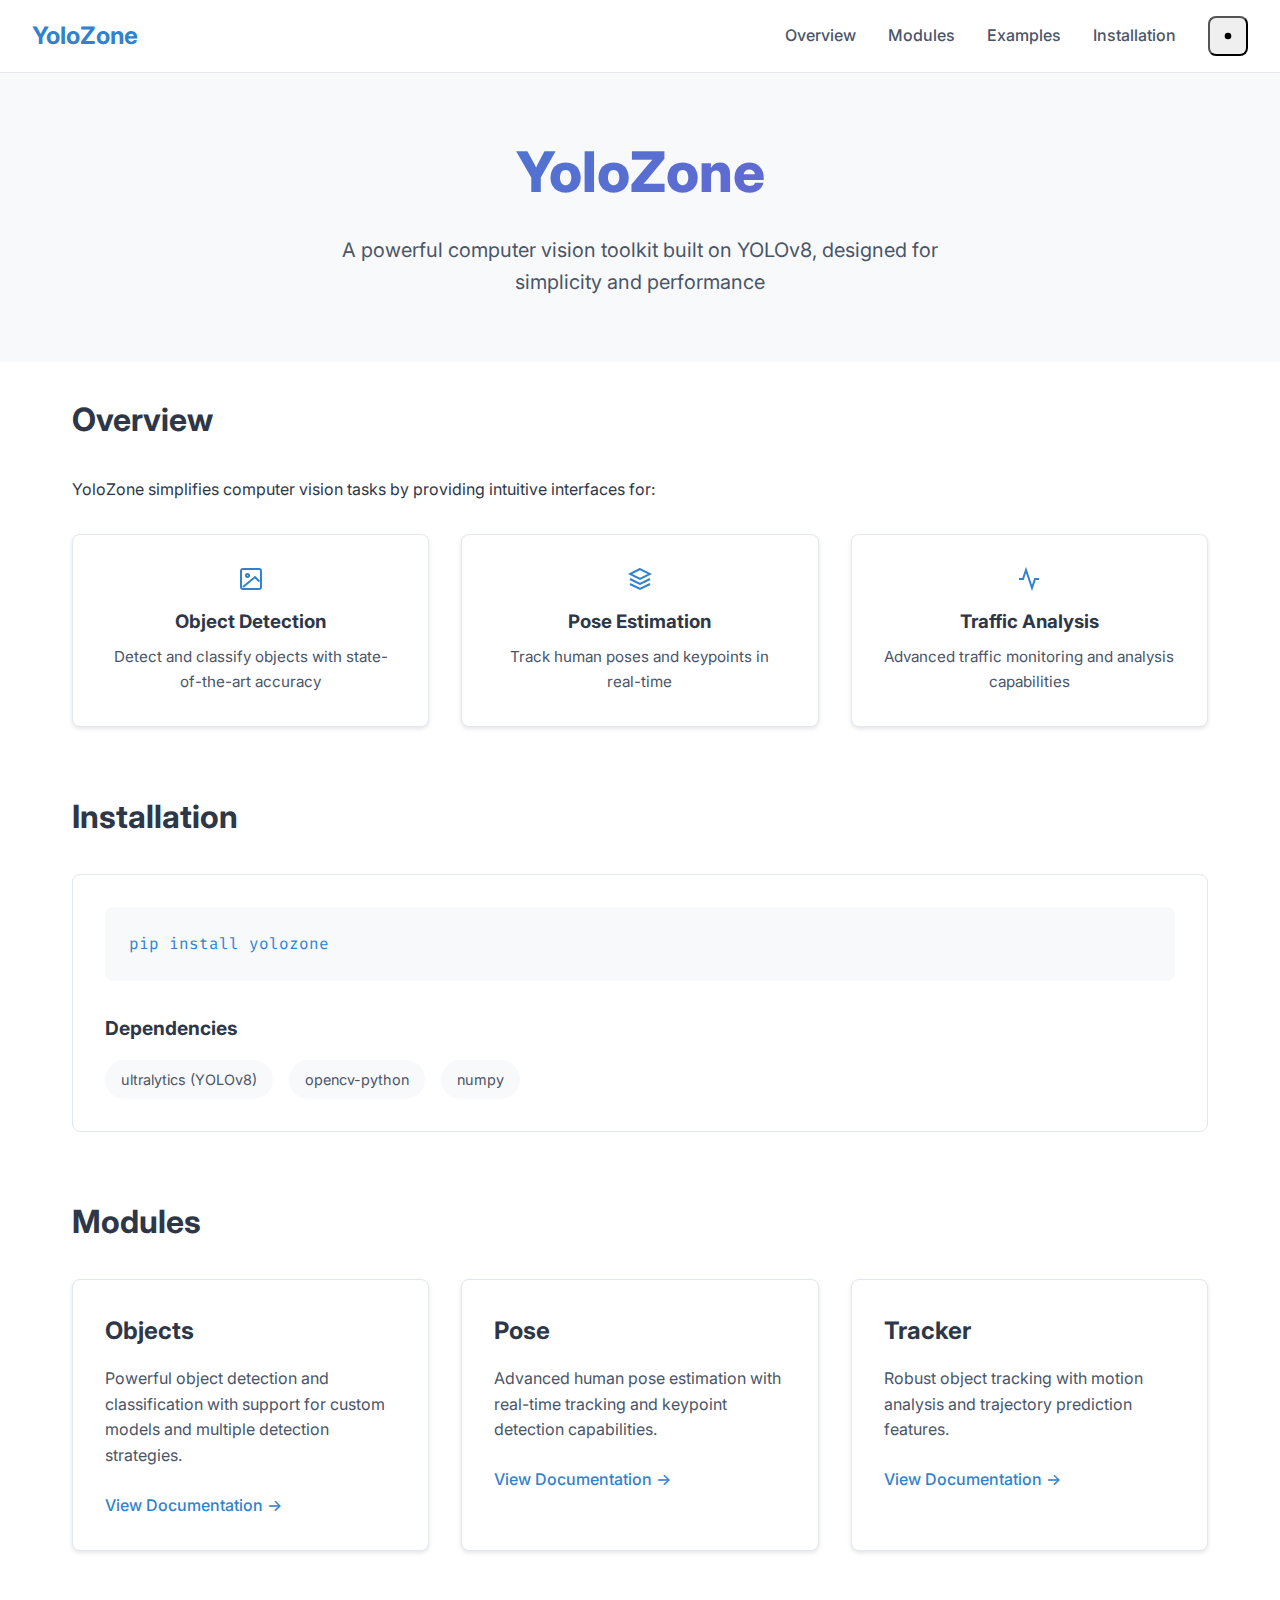
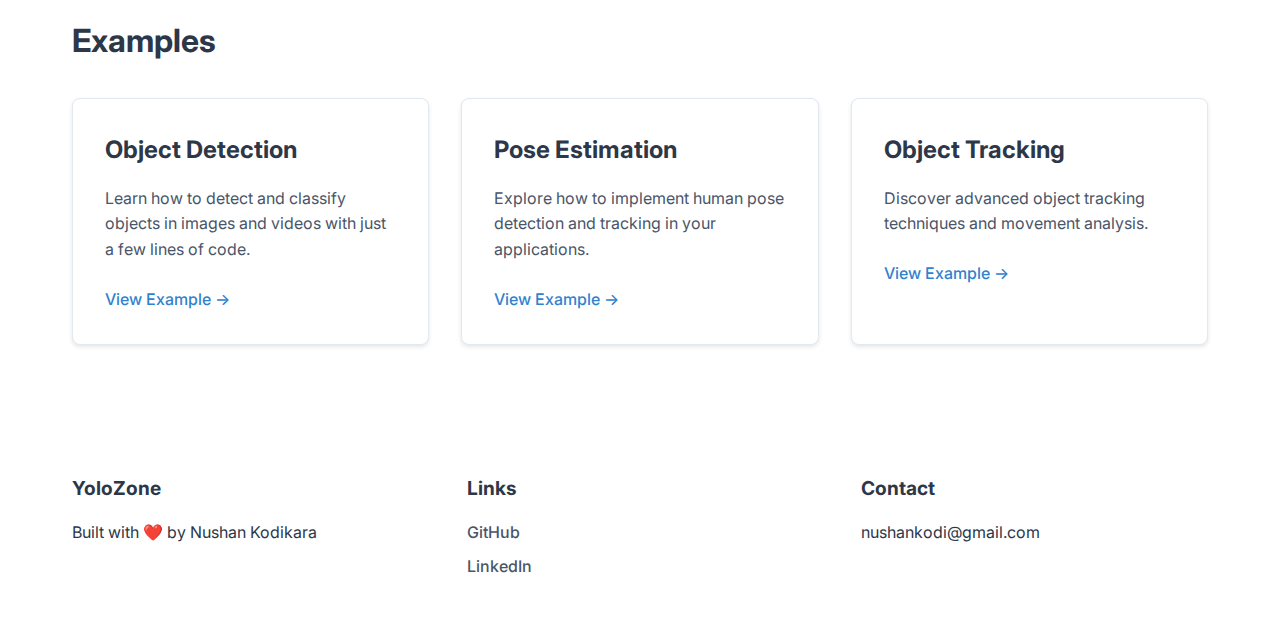
<file: docs/index.html>
<!DOCTYPE html>
<html lang="en">
<head>
    <meta charset="UTF-8">
    <meta name="viewport" content="width=device-width, initial-scale=1.0">
    <title>YoloZone - Computer Vision Toolkit for Object Detection, Pose Estimation & Tracking</title>
    <meta name="description" content="YoloZone is a powerful computer vision toolkit built on YOLOv8, offering intuitive interfaces for object detection, pose estimation, and tracking capabilities.">
    <meta name="keywords" content="YOLOv8, computer vision, object detection, pose estimation, object tracking, Python, deep learning, machine learning">
    <meta name="author" content="Nushan Kodikara">
    
    <!-- Open Graph / Social Media Meta Tags -->
    <meta property="og:title" content="YoloZone - Computer Vision Toolkit">
    <meta property="og:description" content="Powerful computer vision toolkit built on YOLOv8 for object detection, pose estimation, and tracking.">
    <meta property="og:type" content="website">
    <meta property="og:url" content="https://nushankodikara.github.io/yolozone/">
    
    <!-- Twitter Card Meta Tags -->
    <meta name="twitter:card" content="summary_large_image">
    <meta name="twitter:title" content="YoloZone - Computer Vision Toolkit">
    <meta name="twitter:description" content="Powerful computer vision toolkit built on YOLOv8 for object detection, pose estimation, and tracking.">
    
    <!-- Canonical URL -->
    <link rel="canonical" href="https://nushankodikara.github.io/yolozone/">
    
    <!-- Fonts and Styles -->
    <link rel="stylesheet" href="css/style.css">
    <link rel="preconnect" href="https://fonts.googleapis.com">
    <link rel="preconnect" href="https://fonts.gstatic.com" crossorigin>
    <link href="https://fonts.googleapis.com/css2?family=Inter:wght@400;500;600;700;800&family=Fira+Code&display=swap" rel="stylesheet">
    
    <!-- Theme Script -->
    <script>
        const theme = localStorage.getItem('theme') || 'light';
        document.documentElement.setAttribute('data-theme', theme);
    </script>
</head>
<body>
    <nav>
        <div class="nav-brand">YoloZone</div>
        <ul style="display: flex; justify-content: center; align-items: center;">
            <li><a href="#overview">Overview</a></li>
            <li><a href="#modules">Modules</a></li>
            <li><a href="#examples">Examples</a></li>
            <li><a href="#installation">Installation</a></li>
            <li>
                <button class="theme-toggle" id="theme-toggle" aria-label="Toggle dark mode">
                    <svg width="20" height="20" fill="currentColor" viewBox="0 0 24 24">
                        <path class="sun" d="M12 3v1m0 16v1m9-9h-1M4 12H3m15.364 6.364l-.707-.707M6.343 6.343l-.707-.707m12.728 0l-.707.707M6.343 17.657l-.707.707M16 12a4 4 0 11-8 0 4 4 0 018 0z"></path>
                        <path class="moon" d="M20.354 15.354A9 9 0 018.646 3.646 9.003 9.003 0 0012 21a9.003 9.003 0 008.354-5.646z"></path>
                    </svg>
                </button>
            </li>
        </ul>
    </nav>

    <header>
        <h1>YoloZone</h1>
        <p>A powerful computer vision toolkit built on YOLOv8, designed for simplicity and performance</p>
    </header>

    <main>
        <section id="overview">
            <h2>Overview</h2>
            <p>YoloZone simplifies computer vision tasks by providing intuitive interfaces for:</p>
            <div class="feature-grid">
                <div class="feature-card">
                    <svg width="24" height="24" viewBox="0 0 24 24" fill="none" stroke="currentColor" stroke-width="2">
                        <rect x="2" y="2" width="20" height="20" rx="2" ry="2"></rect>
                        <circle cx="8.5" cy="8.5" r="1.5"></circle>
                        <path d="M20.4 14.5L16 10 4 20"></path>
                    </svg>
                    <h3>Object Detection</h3>
                    <p>Detect and classify objects with state-of-the-art accuracy</p>
                </div>
                <div class="feature-card">
                    <svg width="24" height="24" viewBox="0 0 24 24" fill="none" stroke="currentColor" stroke-width="2">
                        <path d="M12 2L2 7l10 5 10-5-10-5zM2 17l10 5 10-5M2 12l10 5 10-5"></path>
                    </svg>
                    <h3>Pose Estimation</h3>
                    <p>Track human poses and keypoints in real-time</p>
                </div>
                <div class="feature-card">
                    <svg width="24" height="24" viewBox="0 0 24 24" fill="none" stroke="currentColor" stroke-width="2">
                        <path d="M22 12h-4l-3 9L9 3l-3 9H2"></path>
                    </svg>
                    <h3>Traffic Analysis</h3>
                    <p>Advanced traffic monitoring and analysis capabilities</p>
                </div>
            </div>
        </section>

        <section id="installation">
            <h2>Installation</h2>
            <div class="installation-card">
                <pre><code>pip install yolozone</code></pre>
                <div class="dependencies">
                    <h3>Dependencies</h3>
                    <ul>
                        <li>ultralytics (YOLOv8)</li>
                        <li>opencv-python</li>
                        <li>numpy</li>
                    </ul>
                </div>
            </div>
        </section>

        <section id="modules">
            <h2>Modules</h2>
            <div class="module-grid">
                <div class="module-card">
                    <h3>Objects</h3>
                    <p>Powerful object detection and classification with support for custom models and multiple detection strategies.</p>
                    <a href="modules/objects.html">View Documentation →</a>
                </div>
                <div class="module-card">
                    <h3>Pose</h3>
                    <p>Advanced human pose estimation with real-time tracking and keypoint detection capabilities.</p>
                    <a href="modules/pose.html">View Documentation →</a>
                </div>
                <div class="module-card">
                    <h3>Tracker</h3>
                    <p>Robust object tracking with motion analysis and trajectory prediction features.</p>
                    <a href="modules/tracker.html">View Documentation →</a>
                </div>
            </div>
        </section>

        <section id="examples">
            <h2>Examples</h2>
            <div class="example-grid">
                <div class="example-card">
                    <h3>Object Detection</h3>
                    <p>Learn how to detect and classify objects in images and videos with just a few lines of code.</p>
                    <a href="examples/object.html">View Example →</a>
                </div>
                <div class="example-card">
                    <h3>Pose Estimation</h3>
                    <p>Explore how to implement human pose detection and tracking in your applications.</p>
                    <a href="examples/pose.html">View Example →</a>
                </div>
                <div class="example-card">
                    <h3>Object Tracking</h3>
                    <p>Discover advanced object tracking techniques and movement analysis.</p>
                    <a href="examples/tracking.html">View Example →</a>
                </div>
            </div>
        </section>
    </main>

    <footer>
        <div class="footer-content">
            <div class="footer-section">
                <h3>YoloZone</h3>
                <p>Built with ❤️ by Nushan Kodikara</p>
            </div>
            <div class="footer-section">
                <h3>Links</h3>
                <ul>
                    <li><a href="https://github.com/nushankodikara/" target="_blank" rel="noopener">GitHub</a></li>
                    <li><a href="https://www.linkedin.com/in/nushan-kodikara/" target="_blank" rel="noopener">LinkedIn</a></li>
                </ul>
            </div>
            <div class="footer-section">
                <h3>Contact</h3>
                <p>nushankodi@gmail.com</p>
            </div>
        </div>
    </footer>

    <script>
        // Dark mode toggle functionality
        const themeToggle = document.getElementById('theme-toggle');
        themeToggle.addEventListener('click', () => {
            const currentTheme = document.documentElement.getAttribute('data-theme');
            const newTheme = currentTheme === 'light' ? 'dark' : 'light';
            document.documentElement.setAttribute('data-theme', newTheme);
            localStorage.setItem('theme', newTheme);
        });
    </script>
</body>
</html>
</file>
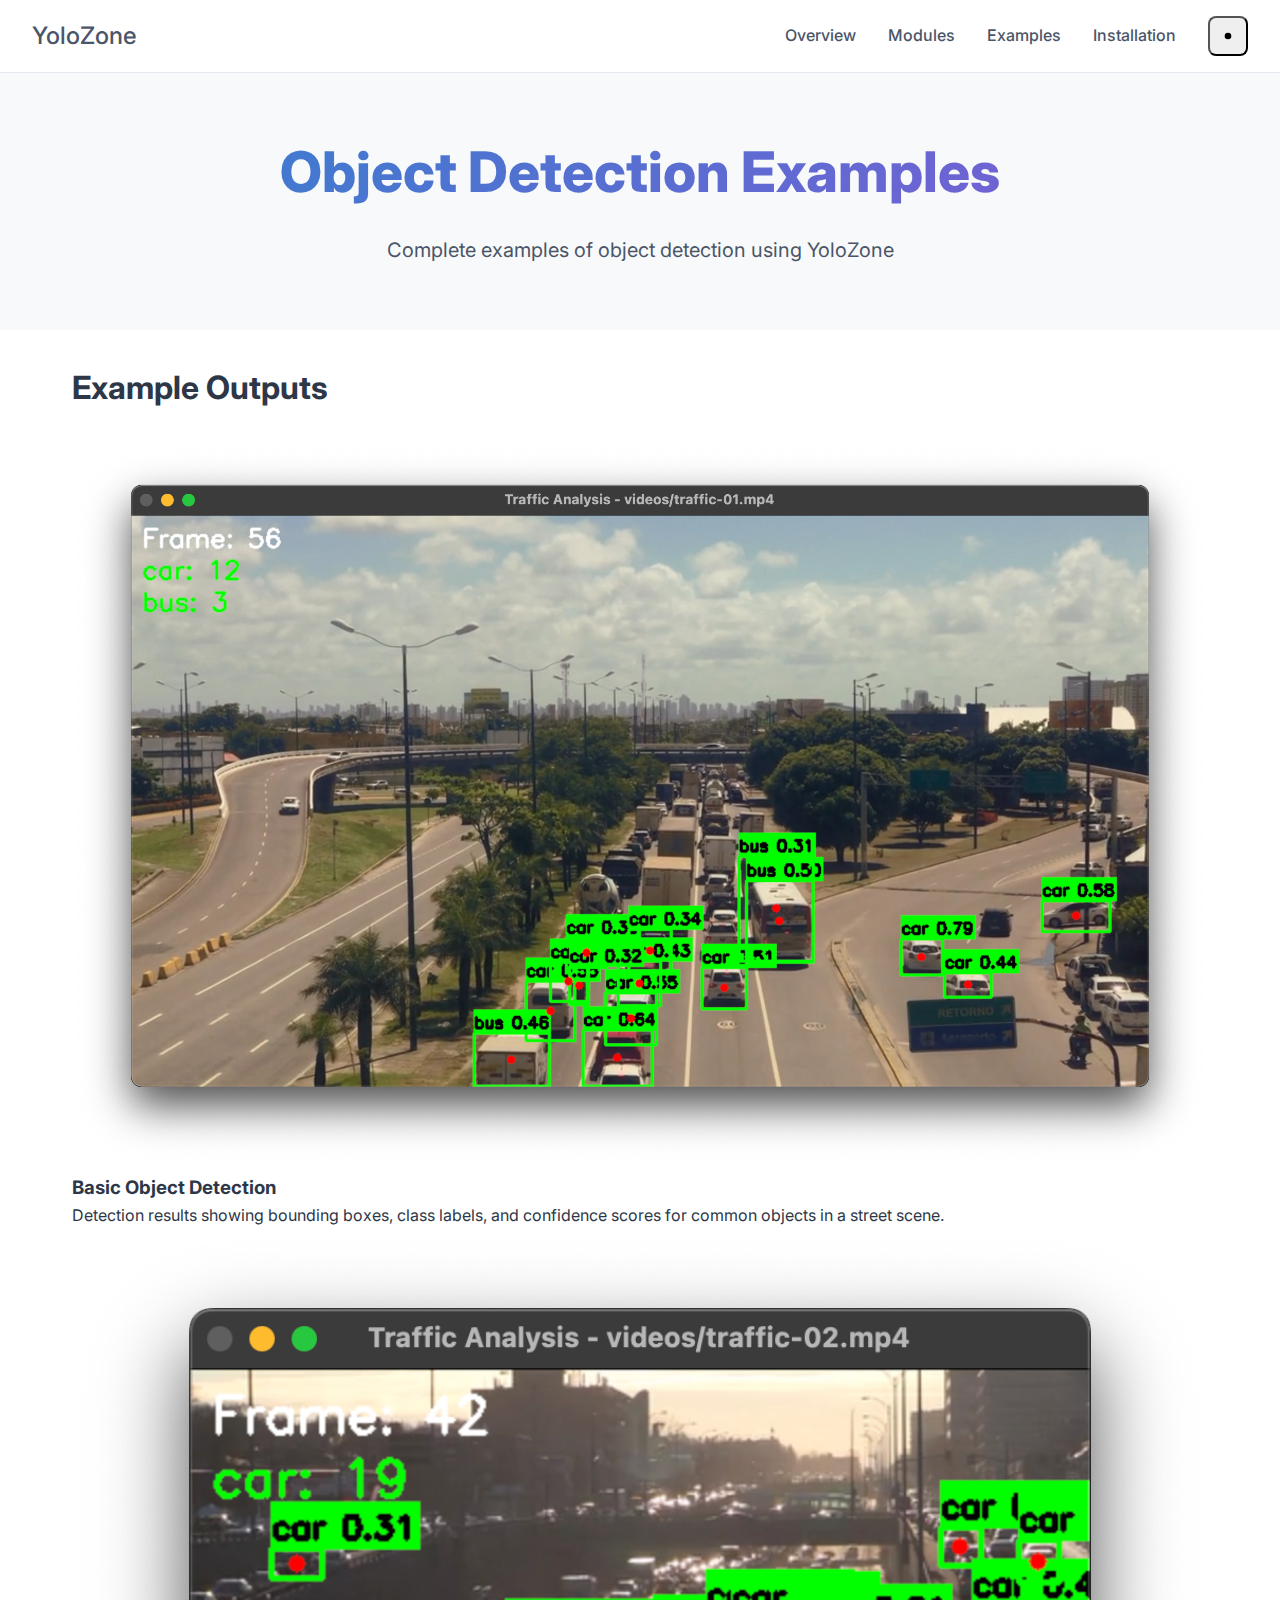
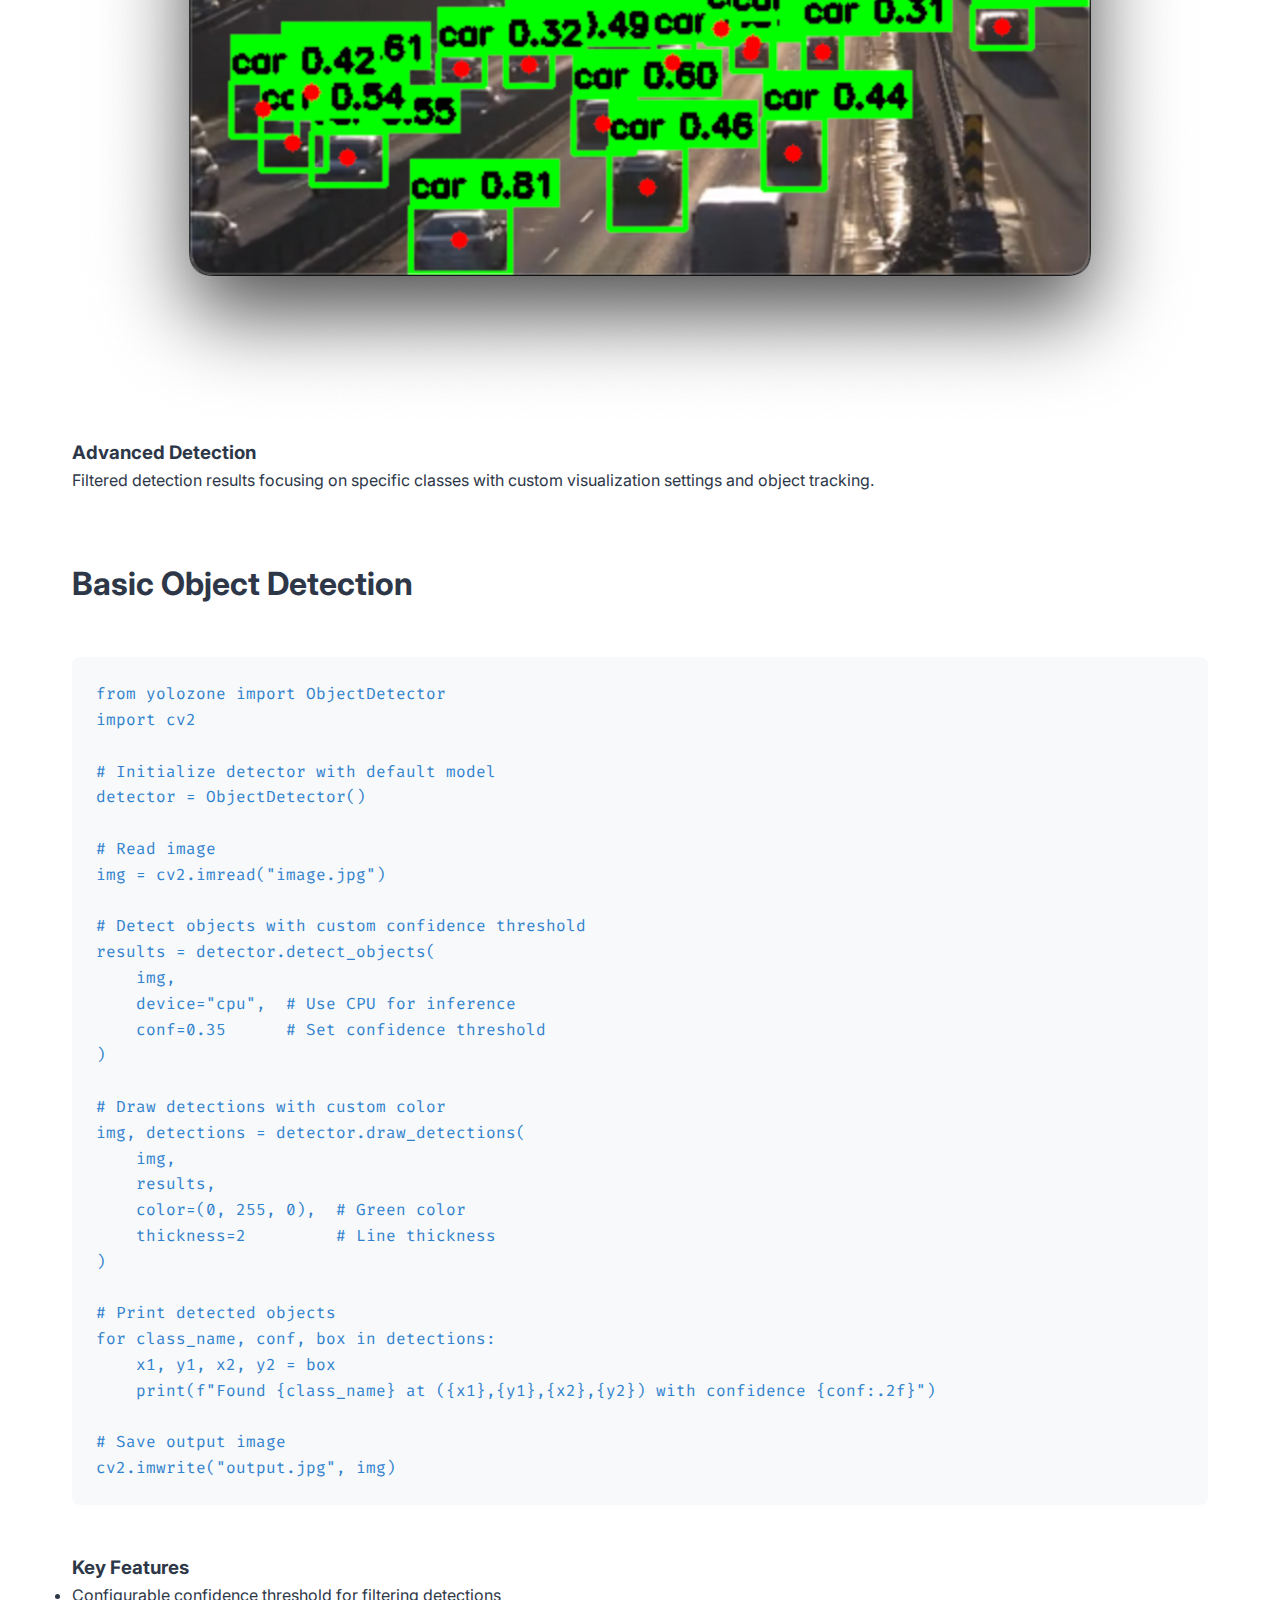
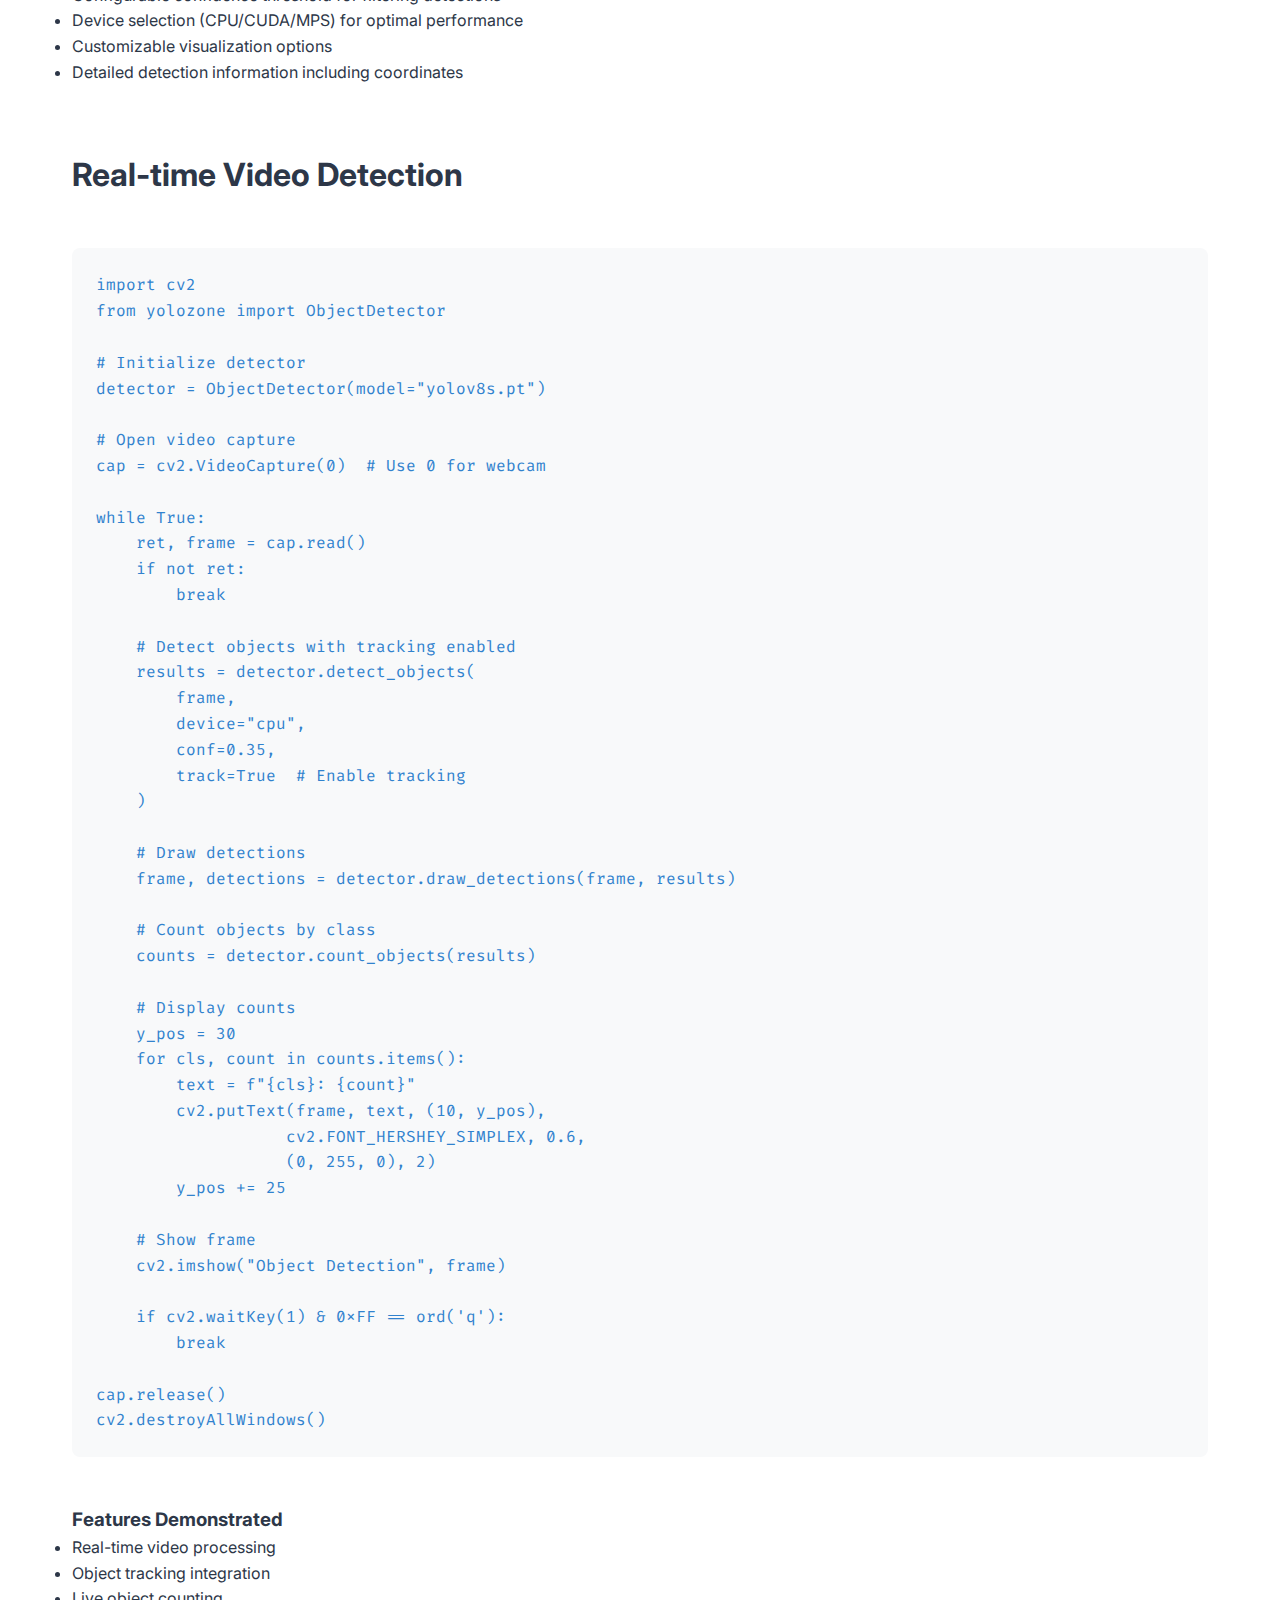
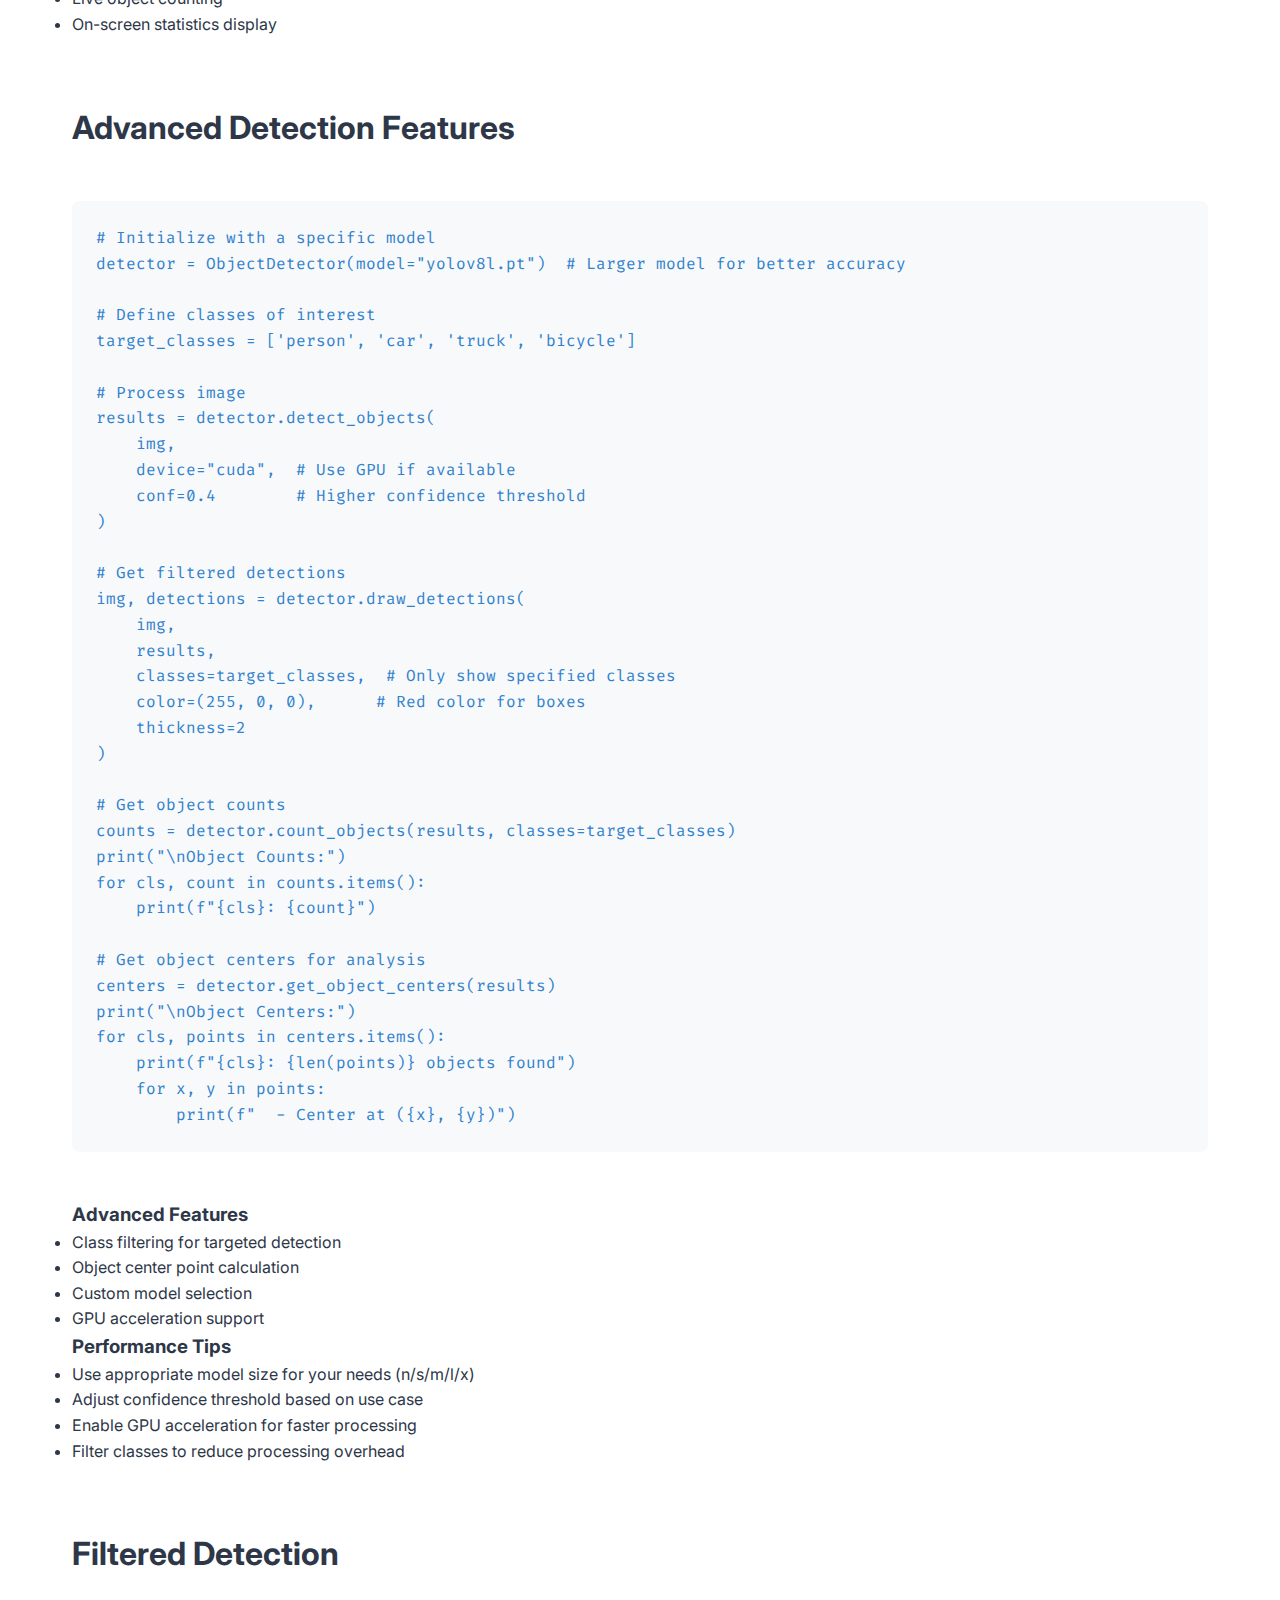
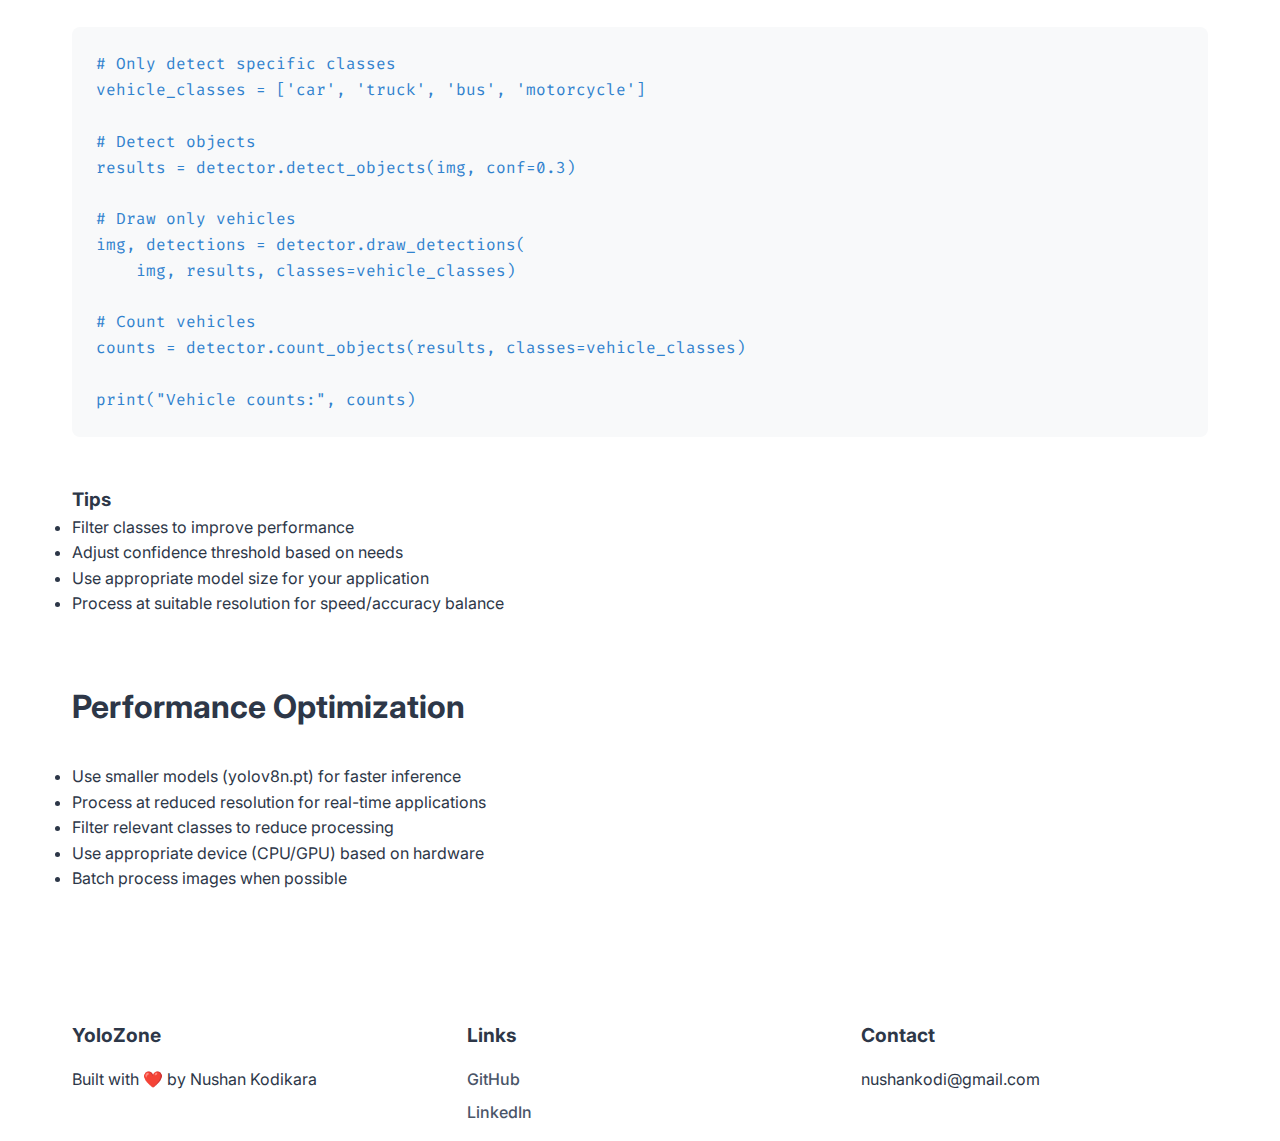
<file: docs/examples/object.html>
<!DOCTYPE html>
<html lang="en">
<head>
    <meta charset="UTF-8">
    <meta name="viewport" content="width=device-width, initial-scale=1.0">
    <title>Object Detection Examples - YoloZone | Code Samples & Tutorials</title>
    <meta name="description" content="Complete examples and tutorials for object detection using YoloZone. Learn how to implement object detection in images and videos with practical code samples.">
    <meta name="keywords" content="object detection examples, YOLOv8 tutorial, computer vision examples, image detection code, video processing tutorial">
    <meta name="author" content="Nushan Kodikara">
    
    <!-- Open Graph / Social Media Meta Tags -->
    <meta property="og:title" content="Object Detection Examples - YoloZone">
    <meta property="og:description" content="Complete examples and tutorials for implementing object detection using YoloZone.">
    <meta property="og:type" content="article">
    <meta property="og:url" content="https://nushankodikara.github.io/yolozone/examples/object.html">
    
    <!-- Twitter Card Meta Tags -->
    <meta name="twitter:card" content="summary">
    <meta name="twitter:title" content="Object Detection Examples - YoloZone">
    <meta name="twitter:description" content="Complete examples and tutorials for implementing object detection using YoloZone.">
    
    <!-- Canonical URL -->
    <link rel="canonical" href="https://nushankodikara.github.io/yolozone/examples/object.html">
    
    <!-- Fonts and Styles -->
    <link rel="stylesheet" href="../css/style.css">
    <link rel="preconnect" href="https://fonts.googleapis.com">
    <link rel="preconnect" href="https://fonts.gstatic.com" crossorigin>
    <link href="https://fonts.googleapis.com/css2?family=Inter:wght@400;500;600;700;800&family=Fira+Code&display=swap" rel="stylesheet">
    
    <!-- Theme Script -->
    <script>
        const theme = localStorage.getItem('theme') || 'light';
        document.documentElement.setAttribute('data-theme', theme);
    </script>
</head>
<body>
    <nav>
        <div class="nav-brand"><a href="../index.html">YoloZone</a></div>
        <ul style="display: flex; justify-content: center; align-items: center;">
            <li><a href="../index.html#overview">Overview</a></li>
            <li><a href="../index.html#modules">Modules</a></li>
            <li><a href="../index.html#examples">Examples</a></li>
            <li><a href="../index.html#installation">Installation</a></li>
            <li>
                <button class="theme-toggle" id="theme-toggle" aria-label="Toggle dark mode">
                    <svg width="20" height="20" fill="currentColor" viewBox="0 0 24 24">
                        <path class="sun" d="M12 3v1m0 16v1m9-9h-1M4 12H3m15.364 6.364l-.707-.707M6.343 6.343l-.707-.707m12.728 0l-.707.707M6.343 17.657l-.707.707M16 12a4 4 0 11-8 0 4 4 0 018 0z"></path>
                        <path class="moon" d="M20.354 15.354A9 9 0 018.646 3.646 9.003 9.003 0 0012 21a9.003 9.003 0 008.354-5.646z"></path>
                    </svg>
                </button>
            </li>
        </ul>
    </nav>

    <header>
        <h1>Object Detection Examples</h1>
        <p>Complete examples of object detection using YoloZone</p>
    </header>

    <main>
        <section id="showcase">
            <h2>Example Outputs</h2>
            <div class="showcase-grid">
                <div class="showcase-item">
                    <div class="image-container">
                        <img src="../images/object-01.png" style="width:100%" alt="Basic object detection example showing multiple objects detected in a street scene">
                        <div class="image-caption">
                            <h3>Basic Object Detection</h3>
                            <p>Detection results showing bounding boxes, class labels, and confidence scores for common objects in a street scene.</p>
                        </div>
                    </div>
                </div>
                <div class="showcase-item">
                    <div class="image-container">
                        <img src="../images/object-02.png" style="width:100%" alt="Advanced detection example with filtered classes and custom visualization">
                        <div class="image-caption">
                            <h3>Advanced Detection</h3>
                            <p>Filtered detection results focusing on specific classes with custom visualization settings and object tracking.</p>
                        </div>
                    </div>
                </div>
            </div>
        </section>

        <section id="basic-detection">
            <h2>Basic Object Detection</h2>
            <div class="example-container">
                <div class="example-code">
                    <pre><code>from yolozone import ObjectDetector
import cv2

# Initialize detector with default model
detector = ObjectDetector()

# Read image
img = cv2.imread("image.jpg")

# Detect objects with custom confidence threshold
results = detector.detect_objects(
    img, 
    device="cpu",  # Use CPU for inference
    conf=0.35      # Set confidence threshold
)

# Draw detections with custom color
img, detections = detector.draw_detections(
    img, 
    results,
    color=(0, 255, 0),  # Green color
    thickness=2         # Line thickness
)

# Print detected objects
for class_name, conf, box in detections:
    x1, y1, x2, y2 = box
    print(f"Found {class_name} at ({x1},{y1},{x2},{y2}) with confidence {conf:.2f}")

# Save output image
cv2.imwrite("output.jpg", img)</code></pre>
                </div>
                <div class="example-explanation">
                    <h3>Key Features</h3>
                    <ul>
                        <li>Configurable confidence threshold for filtering detections</li>
                        <li>Device selection (CPU/CUDA/MPS) for optimal performance</li>
                        <li>Customizable visualization options</li>
                        <li>Detailed detection information including coordinates</li>
                    </ul>
                </div>
            </div>
        </section>

        <section id="video-detection">
            <h2>Real-time Video Detection</h2>
            <div class="example-container">
                <div class="example-code">
                    <pre><code>import cv2
from yolozone import ObjectDetector

# Initialize detector
detector = ObjectDetector(model="yolov8s.pt")

# Open video capture
cap = cv2.VideoCapture(0)  # Use 0 for webcam

while True:
    ret, frame = cap.read()
    if not ret:
        break
        
    # Detect objects with tracking enabled
    results = detector.detect_objects(
        frame,
        device="cpu",
        conf=0.35,
        track=True  # Enable tracking
    )
    
    # Draw detections
    frame, detections = detector.draw_detections(frame, results)
    
    # Count objects by class
    counts = detector.count_objects(results)
    
    # Display counts
    y_pos = 30
    for cls, count in counts.items():
        text = f"{cls}: {count}"
        cv2.putText(frame, text, (10, y_pos), 
                   cv2.FONT_HERSHEY_SIMPLEX, 0.6, 
                   (0, 255, 0), 2)
        y_pos += 25
    
    # Show frame
    cv2.imshow("Object Detection", frame)
    
    if cv2.waitKey(1) & 0xFF == ord('q'):
        break

cap.release()
cv2.destroyAllWindows()</code></pre>
                </div>
                <div class="example-explanation">
                    <h3>Features Demonstrated</h3>
                    <ul>
                        <li>Real-time video processing</li>
                        <li>Object tracking integration</li>
                        <li>Live object counting</li>
                        <li>On-screen statistics display</li>
                    </ul>
                </div>
            </div>
        </section>

        <section id="advanced-detection">
            <h2>Advanced Detection Features</h2>
            <div class="example-container">
                <div class="example-code">
                    <pre><code># Initialize with a specific model
detector = ObjectDetector(model="yolov8l.pt")  # Larger model for better accuracy

# Define classes of interest
target_classes = ['person', 'car', 'truck', 'bicycle']

# Process image
results = detector.detect_objects(
    img,
    device="cuda",  # Use GPU if available
    conf=0.4        # Higher confidence threshold
)

# Get filtered detections
img, detections = detector.draw_detections(
    img,
    results,
    classes=target_classes,  # Only show specified classes
    color=(255, 0, 0),      # Red color for boxes
    thickness=2
)

# Get object counts
counts = detector.count_objects(results, classes=target_classes)
print("\nObject Counts:")
for cls, count in counts.items():
    print(f"{cls}: {count}")

# Get object centers for analysis
centers = detector.get_object_centers(results)
print("\nObject Centers:")
for cls, points in centers.items():
    print(f"{cls}: {len(points)} objects found")
    for x, y in points:
        print(f"  - Center at ({x}, {y})")</code></pre>
                </div>
                <div class="example-tips">
                    <h3>Advanced Features</h3>
                    <ul>
                        <li>Class filtering for targeted detection</li>
                        <li>Object center point calculation</li>
                        <li>Custom model selection</li>
                        <li>GPU acceleration support</li>
                    </ul>
                    <h3>Performance Tips</h3>
                    <ul>
                        <li>Use appropriate model size for your needs (n/s/m/l/x)</li>
                        <li>Adjust confidence threshold based on use case</li>
                        <li>Enable GPU acceleration for faster processing</li>
                        <li>Filter classes to reduce processing overhead</li>
                    </ul>
                </div>
            </div>
        </section>

        <section id="filtered-detection">
            <h2>Filtered Detection</h2>
            <div class="example-container">
                <div class="example-code">
                    <pre><code># Only detect specific classes
vehicle_classes = ['car', 'truck', 'bus', 'motorcycle']

# Detect objects
results = detector.detect_objects(img, conf=0.3)

# Draw only vehicles
img, detections = detector.draw_detections(
    img, results, classes=vehicle_classes)

# Count vehicles
counts = detector.count_objects(results, classes=vehicle_classes)

print("Vehicle counts:", counts)</code></pre>
                </div>
                <div class="example-tips">
                    <h3>Tips</h3>
                    <ul>
                        <li>Filter classes to improve performance</li>
                        <li>Adjust confidence threshold based on needs</li>
                        <li>Use appropriate model size for your application</li>
                        <li>Process at suitable resolution for speed/accuracy balance</li>
                    </ul>
                </div>
            </div>
        </section>

        <section id="performance">
            <h2>Performance Optimization</h2>
            <ul>
                <li>Use smaller models (yolov8n.pt) for faster inference</li>
                <li>Process at reduced resolution for real-time applications</li>
                <li>Filter relevant classes to reduce processing</li>
                <li>Use appropriate device (CPU/GPU) based on hardware</li>
                <li>Batch process images when possible</li>
            </ul>
        </section>
    </main>

    <footer>
        <div class="footer-content">
            <div class="footer-section">
                <h3>YoloZone</h3>
                <p>Built with ❤️ by Nushan Kodikara</p>
            </div>
            <div class="footer-section">
                <h3>Links</h3>
                <ul>
                    <li><a href="https://github.com/nushankodikara/" target="_blank" rel="noopener">GitHub</a></li>
                    <li><a href="https://www.linkedin.com/in/nushan-kodikara/" target="_blank" rel="noopener">LinkedIn</a></li>
                </ul>
            </div>
            <div class="footer-section">
                <h3>Contact</h3>
                <p>nushankodi@gmail.com</p>
            </div>
        </div>
    </footer>

    <script>
        const themeToggle = document.getElementById('theme-toggle');
        themeToggle.addEventListener('click', () => {
            const currentTheme = document.documentElement.getAttribute('data-theme');
            const newTheme = currentTheme === 'light' ? 'dark' : 'light';
            document.documentElement.setAttribute('data-theme', newTheme);
            localStorage.setItem('theme', newTheme);
        });
    </script>
</body>
</html>
</file>
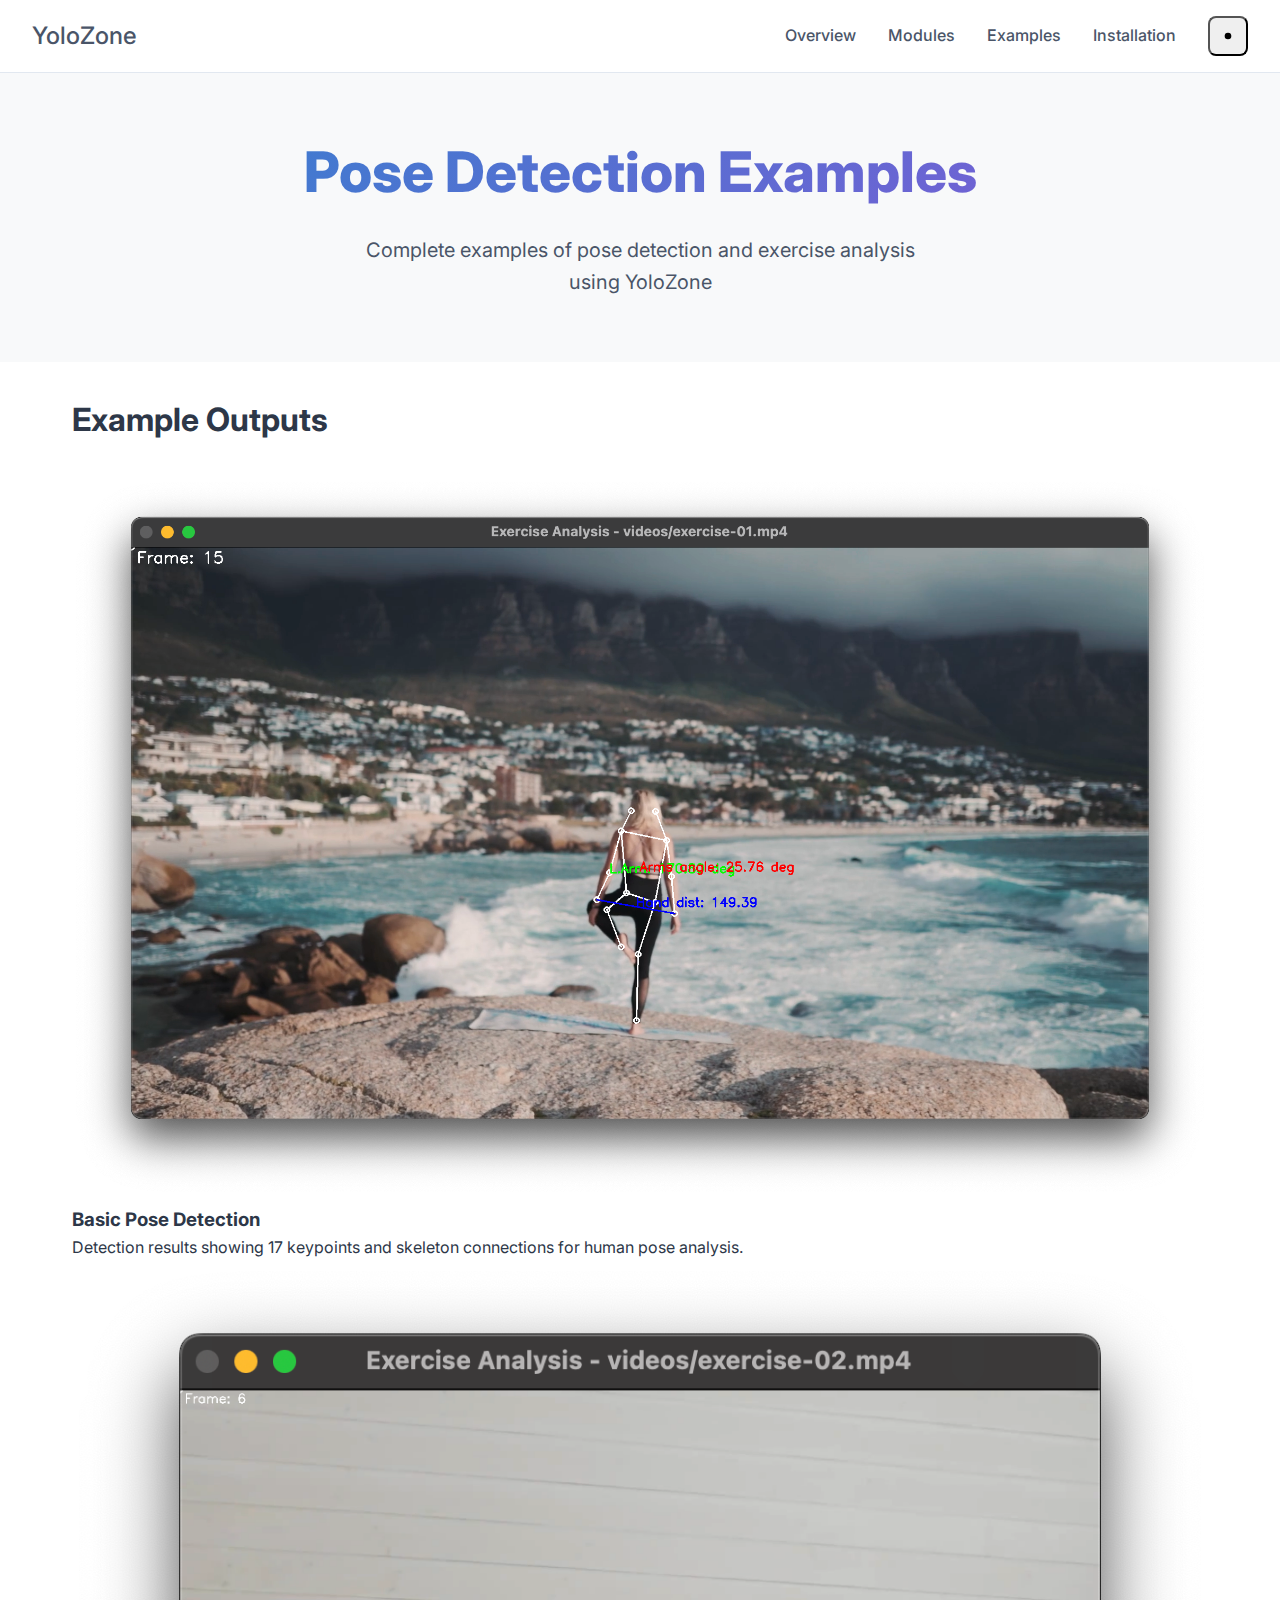
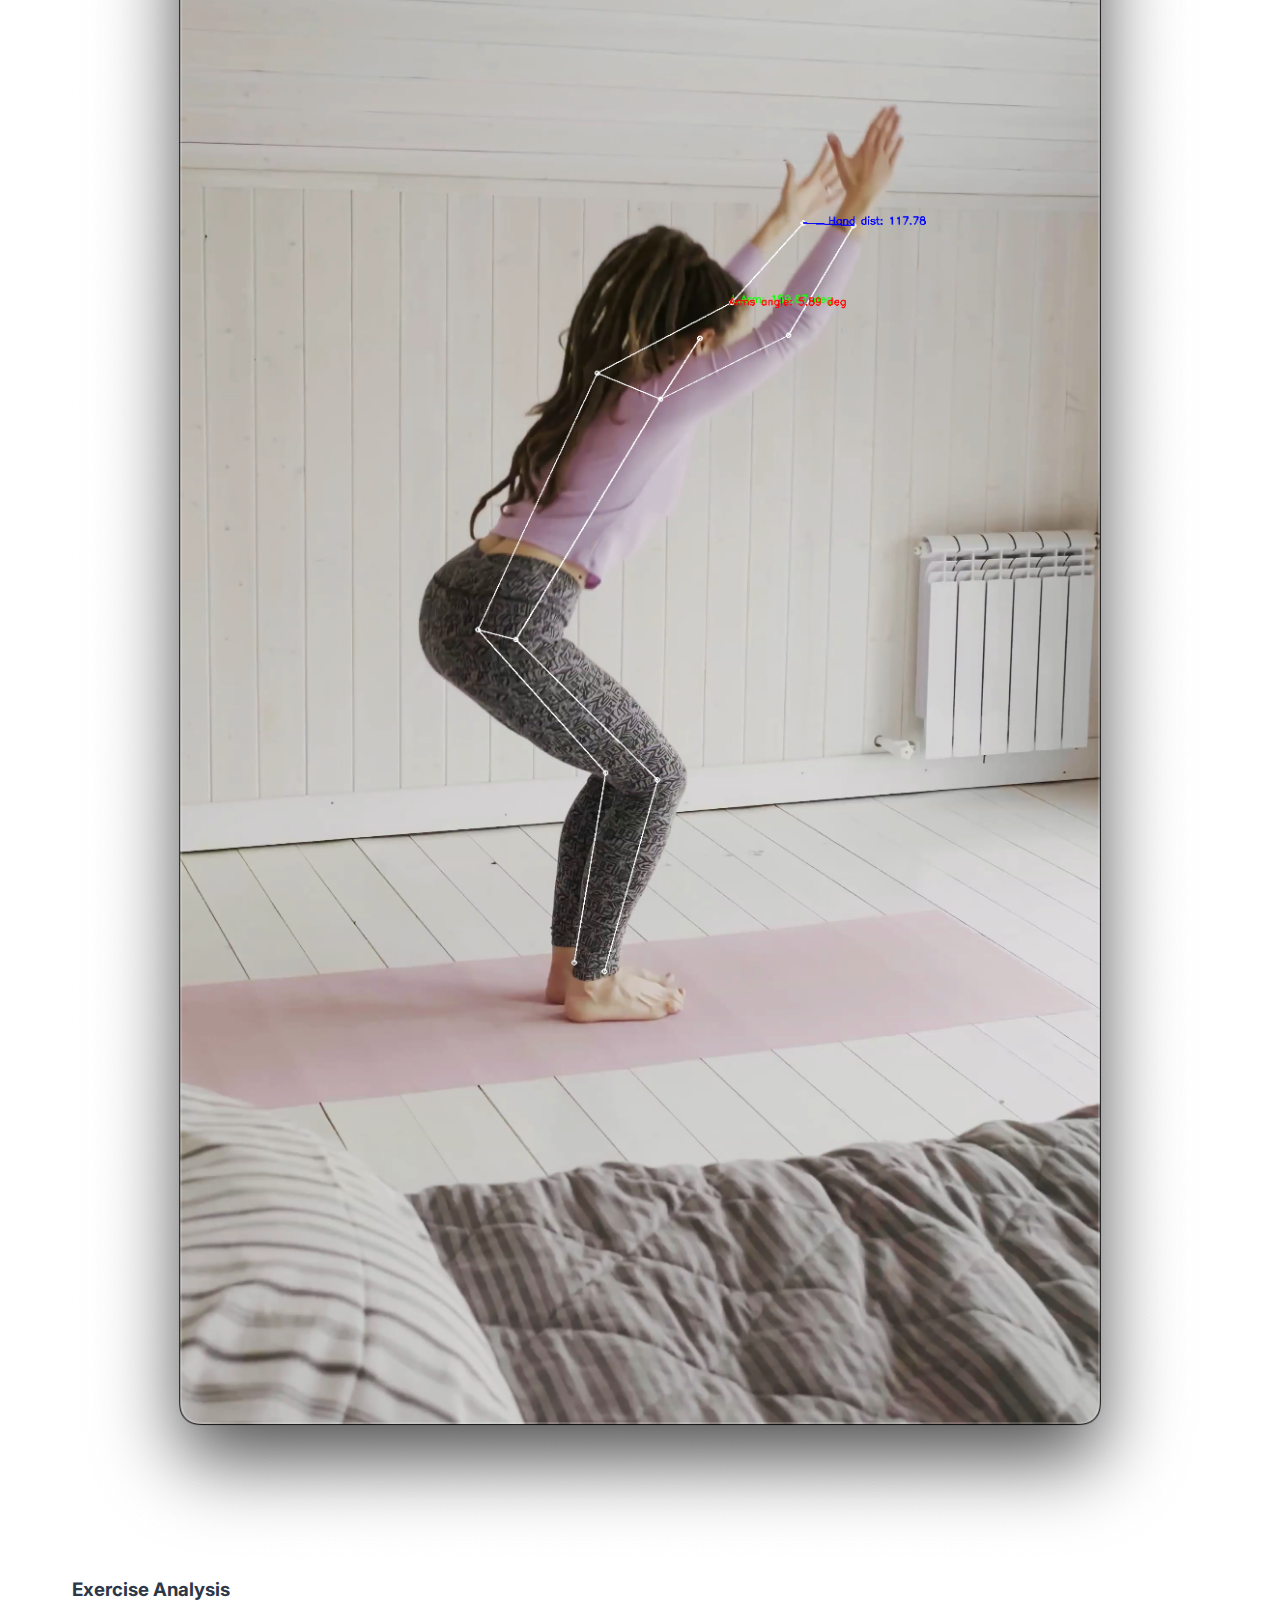
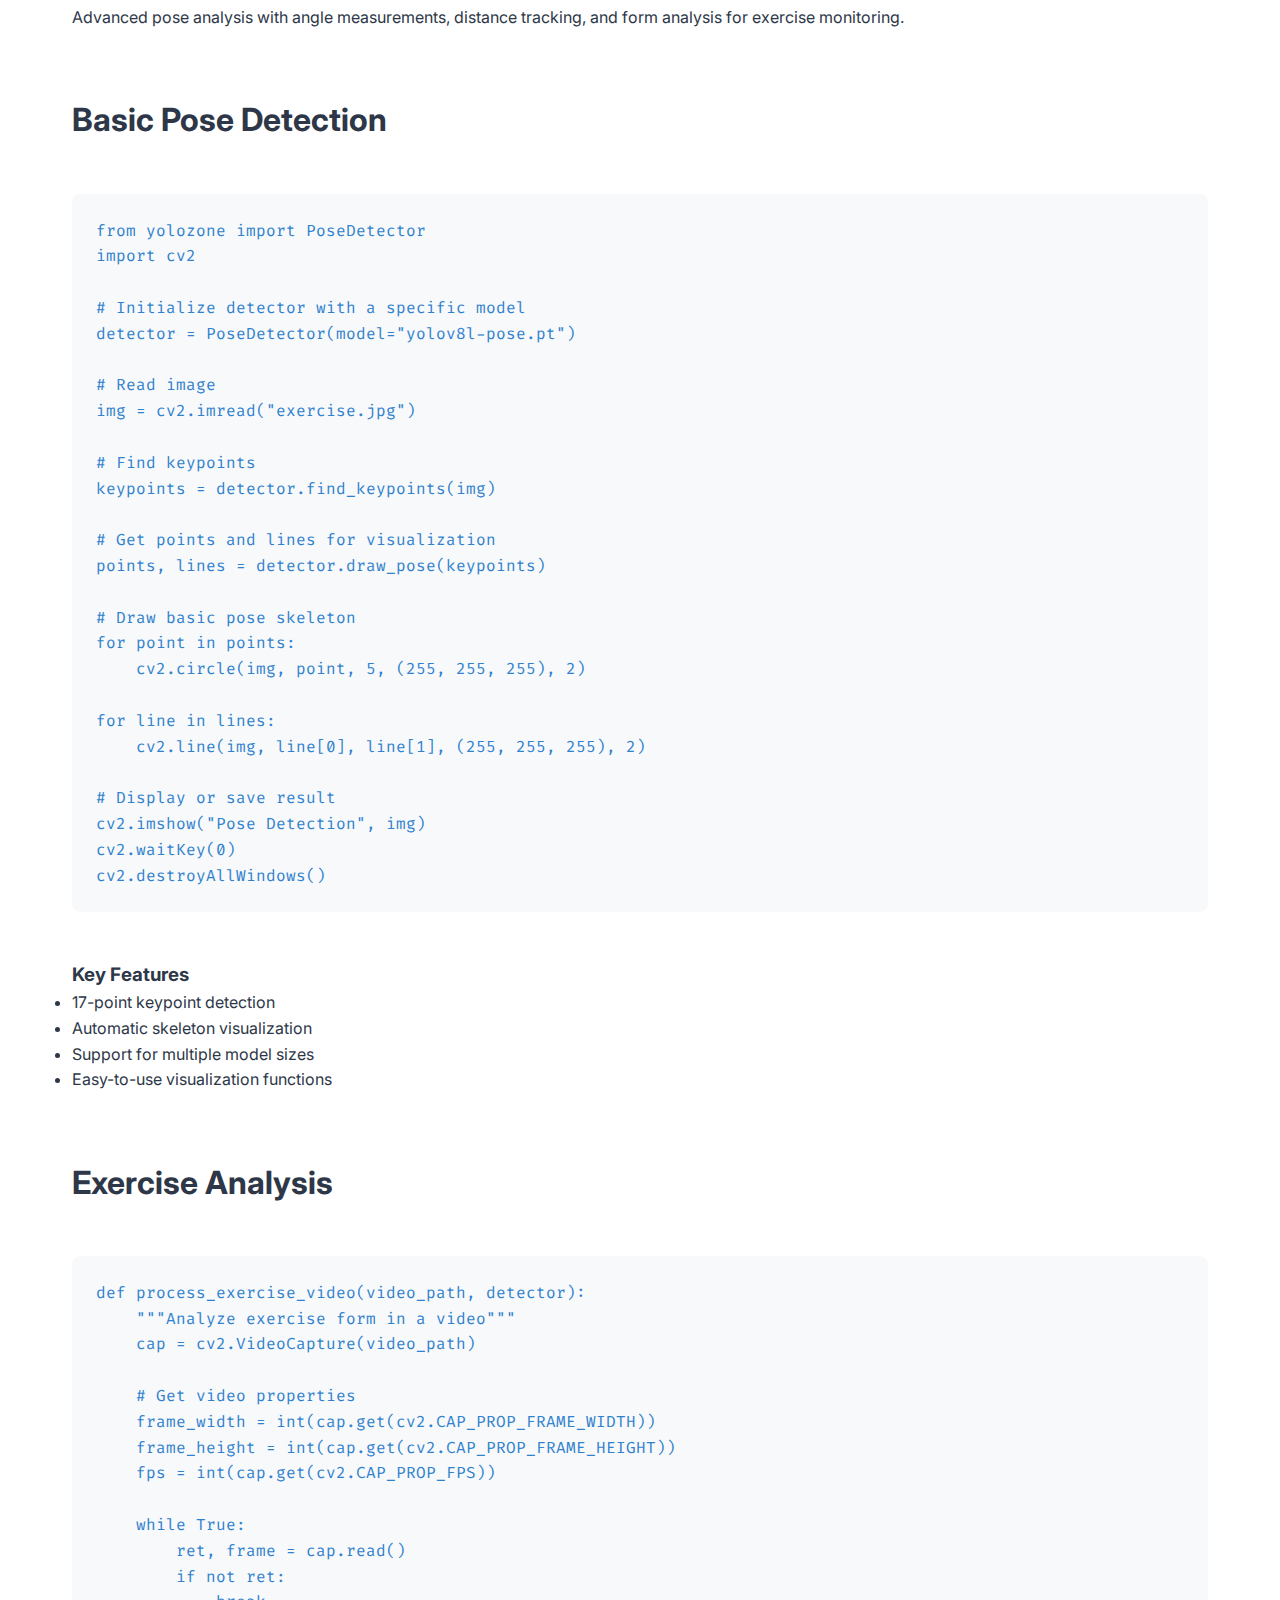
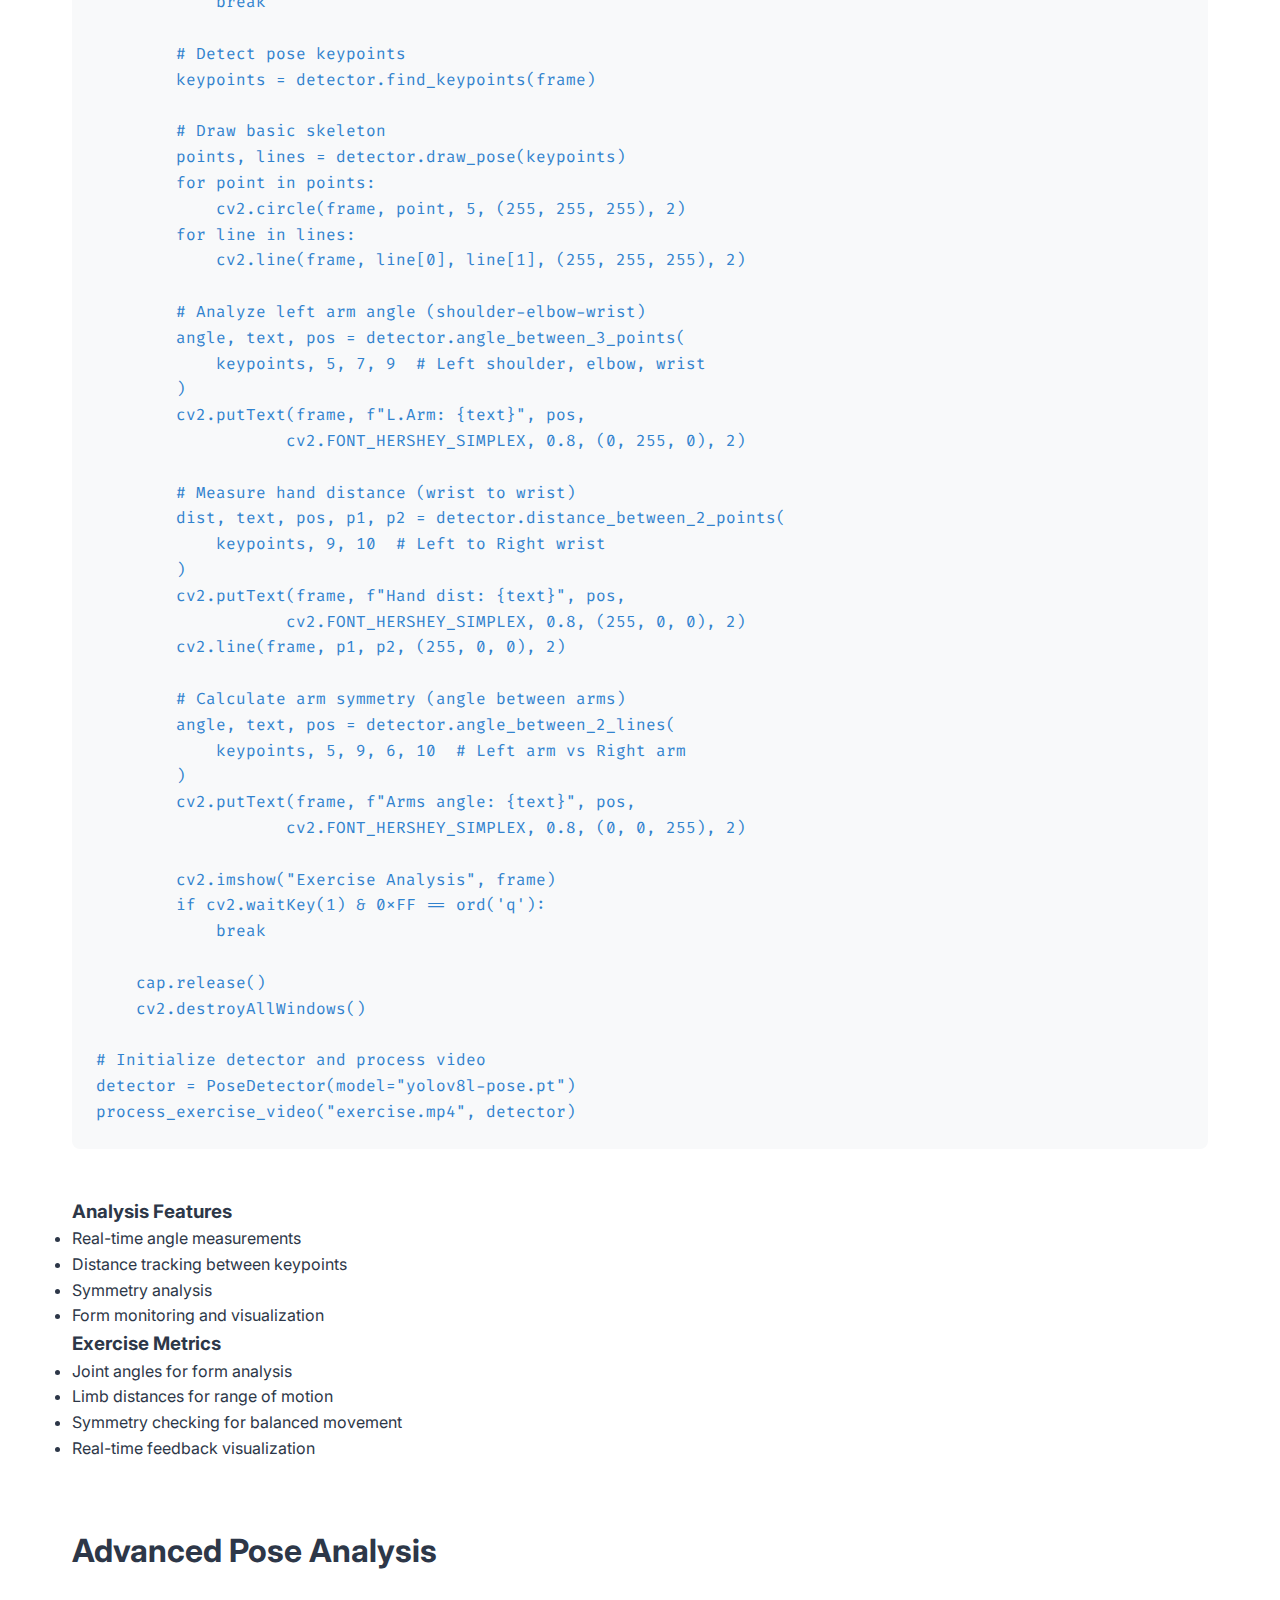
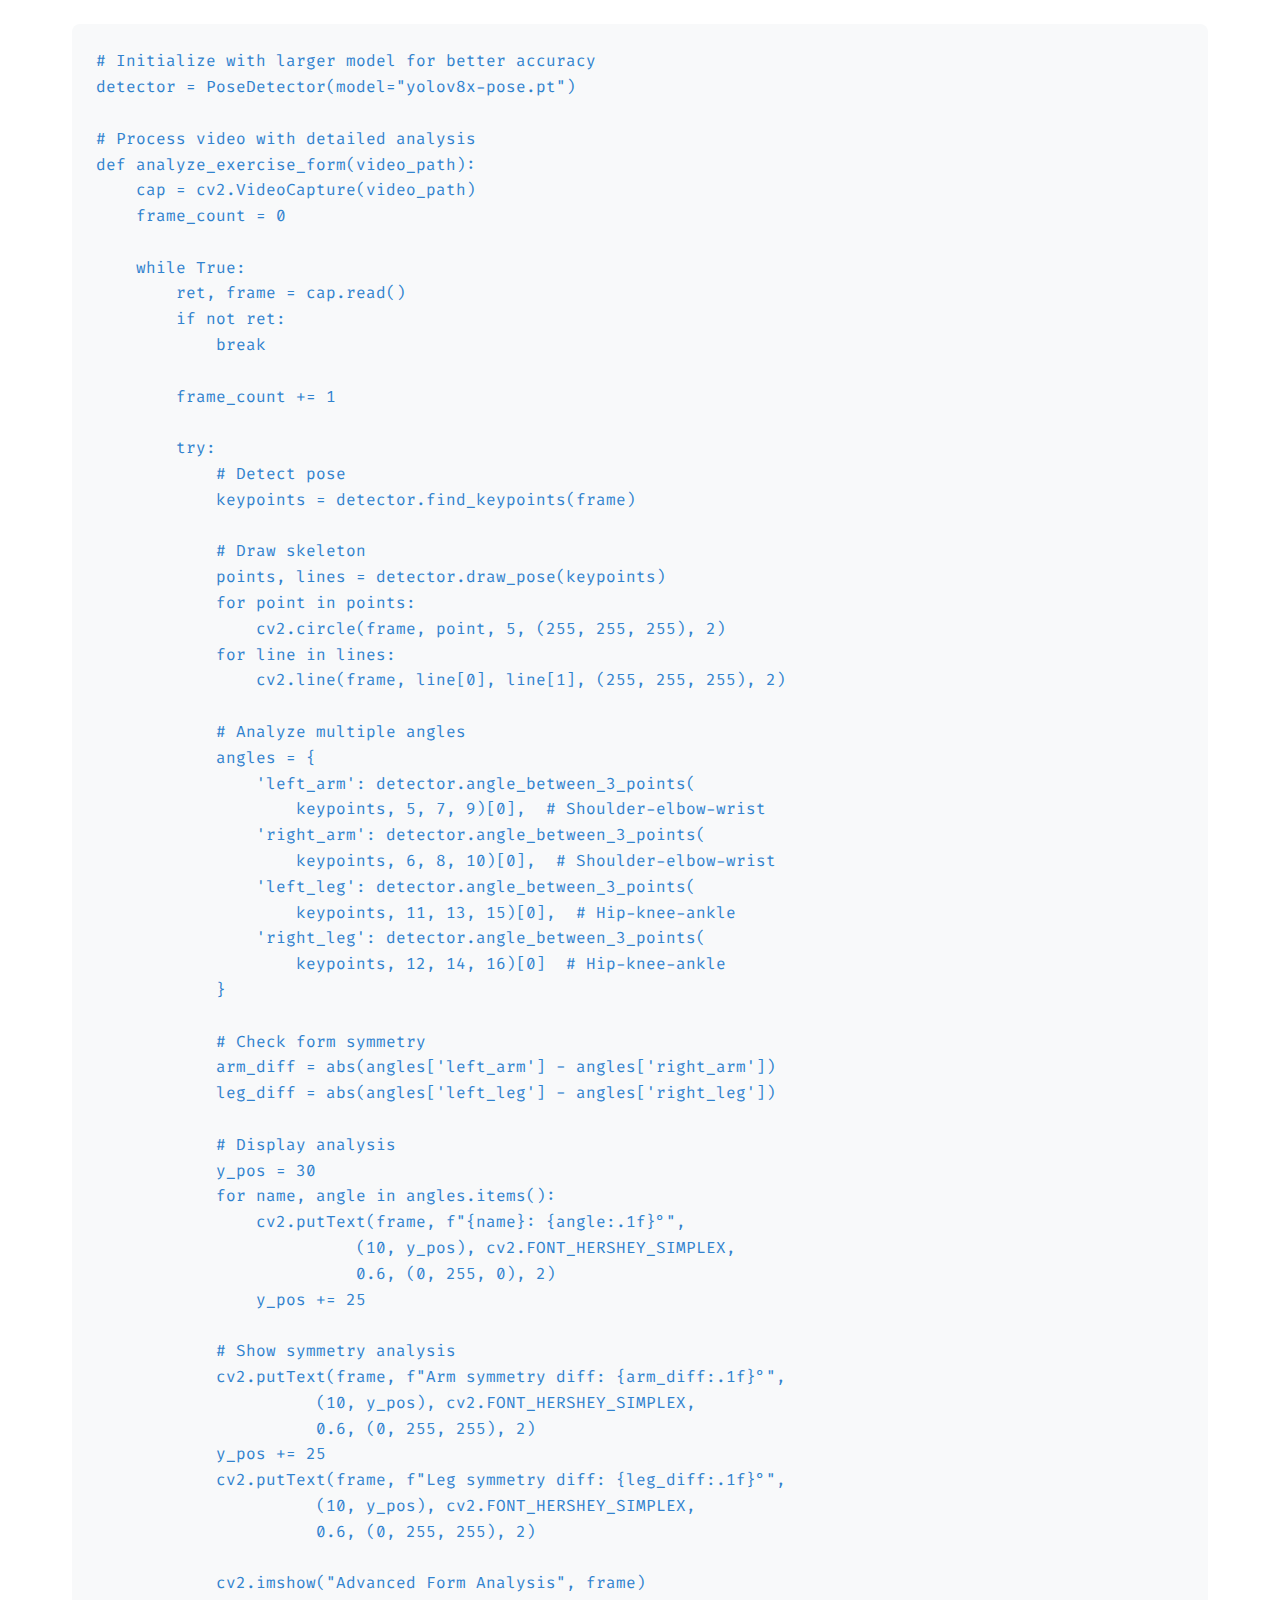
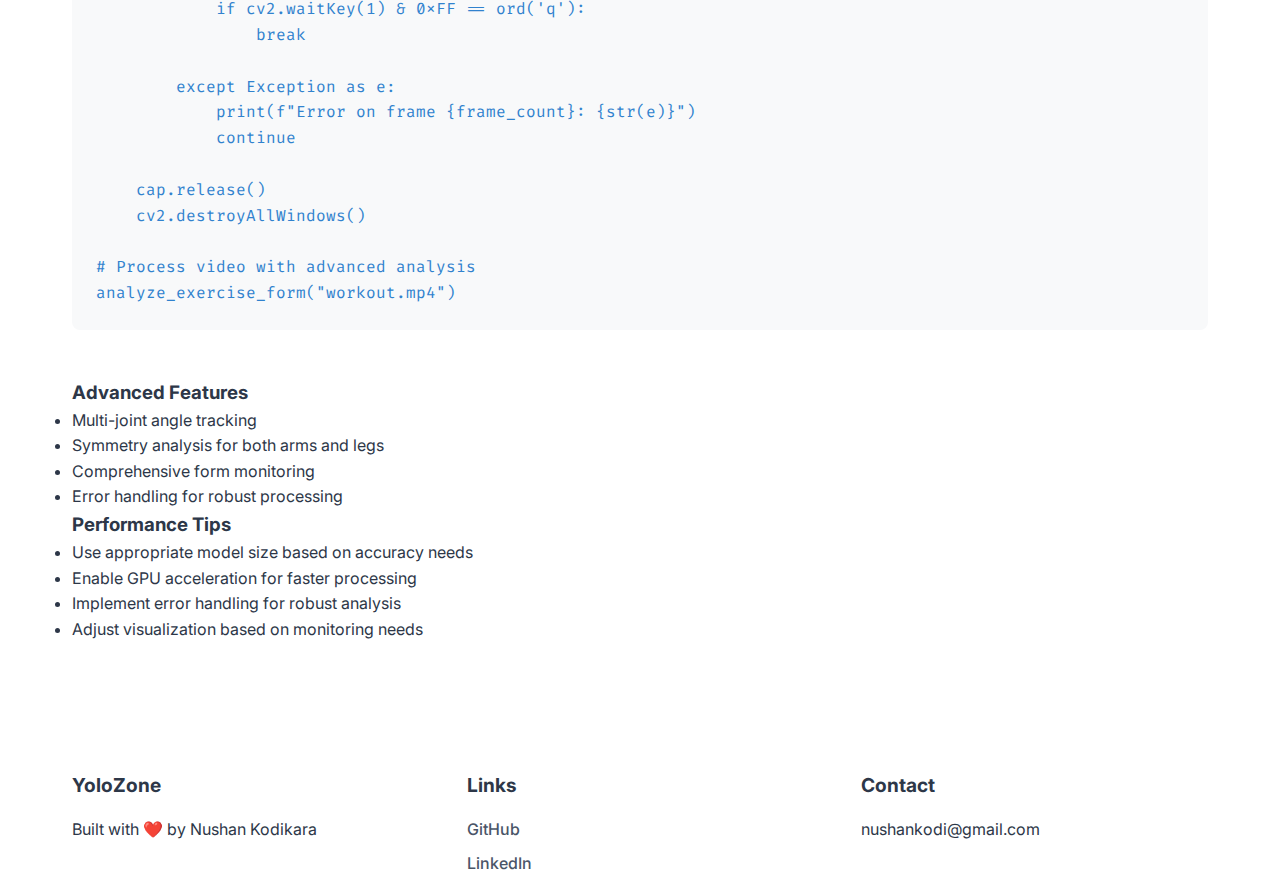
<file: docs/examples/pose.html>
<!DOCTYPE html>
<html lang="en">
<head>
    <meta charset="UTF-8">
    <meta name="viewport" content="width=device-width, initial-scale=1.0">
    <title>Pose Detection Examples - YoloZone | Exercise Analysis & Motion Tracking</title>
    <meta name="description" content="Complete examples and tutorials for human pose detection and exercise analysis using YoloZone. Learn how to implement pose tracking and motion analysis.">
    <meta name="keywords" content="pose detection, exercise analysis, motion tracking, YOLOv8, computer vision, keypoint detection, angle measurement">
    <meta name="author" content="Nushan Kodikara">
    
    <!-- Open Graph / Social Media Meta Tags -->
    <meta property="og:title" content="Pose Detection Examples - YoloZone">
    <meta property="og:description" content="Complete examples and tutorials for implementing pose detection and exercise analysis using YoloZone.">
    <meta property="og:type" content="article">
    <meta property="og:url" content="https://nushankodikara.github.io/yolozone/examples/pose.html">
    
    <!-- Twitter Card Meta Tags -->
    <meta name="twitter:card" content="summary">
    <meta name="twitter:title" content="Pose Detection Examples - YoloZone">
    <meta name="twitter:description" content="Complete examples and tutorials for implementing pose detection and exercise analysis using YoloZone.">
    
    <!-- Canonical URL -->
    <link rel="canonical" href="https://nushankodikara.github.io/yolozone/examples/pose.html">
    
    <!-- Fonts and Styles -->
    <link rel="stylesheet" href="../css/style.css">
    <link rel="preconnect" href="https://fonts.googleapis.com">
    <link rel="preconnect" href="https://fonts.gstatic.com" crossorigin>
    <link href="https://fonts.googleapis.com/css2?family=Inter:wght@400;500;600;700;800&family=Fira+Code&display=swap" rel="stylesheet">
    
    <!-- Theme Script -->
    <script>
        const theme = localStorage.getItem('theme') || 'light';
        document.documentElement.setAttribute('data-theme', theme);
    </script>
</head>
<body>
    <nav>
        <div class="nav-brand"><a href="../index.html">YoloZone</a></div>
        <ul style="display: flex; justify-content: center; align-items: center;">
            <li><a href="../index.html#overview">Overview</a></li>
            <li><a href="../index.html#modules">Modules</a></li>
            <li><a href="../index.html#examples">Examples</a></li>
            <li><a href="../index.html#installation">Installation</a></li>
            <li>
                <button class="theme-toggle" id="theme-toggle" aria-label="Toggle dark mode">
                    <svg width="20" height="20" fill="currentColor" viewBox="0 0 24 24">
                        <path class="sun" d="M12 3v1m0 16v1m9-9h-1M4 12H3m15.364 6.364l-.707-.707M6.343 6.343l-.707-.707m12.728 0l-.707.707M6.343 17.657l-.707.707M16 12a4 4 0 11-8 0 4 4 0 018 0z"></path>
                        <path class="moon" d="M20.354 15.354A9 9 0 018.646 3.646 9.003 9.003 0 0012 21a9.003 9.003 0 008.354-5.646z"></path>
                    </svg>
                </button>
            </li>
        </ul>
    </nav>

    <header>
        <h1>Pose Detection Examples</h1>
        <p>Complete examples of pose detection and exercise analysis using YoloZone</p>
    </header>

    <main>
        <section id="showcase">
            <h2>Example Outputs</h2>
            <div class="showcase-grid">
                <div class="showcase-item">
                    <div class="image-container">
                        <img src="../images/pose-01.png" style="width:100%" alt="Basic pose detection example showing keypoints and skeleton">
                        <div class="image-caption">
                            <h3>Basic Pose Detection</h3>
                            <p>Detection results showing 17 keypoints and skeleton connections for human pose analysis.</p>
                        </div>
                    </div>
                </div>
                <div class="showcase-item">
                    <div class="image-container">
                        <img src="../images/pose-02.png" style="width:100%" alt="Exercise analysis showing angle measurements and form tracking">
                        <div class="image-caption">
                            <h3>Exercise Analysis</h3>
                            <p>Advanced pose analysis with angle measurements, distance tracking, and form analysis for exercise monitoring.</p>
                        </div>
                    </div>
                </div>
            </div>
        </section>

        <section id="basic-pose">
            <h2>Basic Pose Detection</h2>
            <div class="example-container">
                <div class="example-code">
                    <pre><code>from yolozone import PoseDetector
import cv2

# Initialize detector with a specific model
detector = PoseDetector(model="yolov8l-pose.pt")

# Read image
img = cv2.imread("exercise.jpg")

# Find keypoints
keypoints = detector.find_keypoints(img)

# Get points and lines for visualization
points, lines = detector.draw_pose(keypoints)

# Draw basic pose skeleton
for point in points:
    cv2.circle(img, point, 5, (255, 255, 255), 2)

for line in lines:
    cv2.line(img, line[0], line[1], (255, 255, 255), 2)

# Display or save result
cv2.imshow("Pose Detection", img)
cv2.waitKey(0)
cv2.destroyAllWindows()</code></pre>
                </div>
                <div class="example-explanation">
                    <h3>Key Features</h3>
                    <ul>
                        <li>17-point keypoint detection</li>
                        <li>Automatic skeleton visualization</li>
                        <li>Support for multiple model sizes</li>
                        <li>Easy-to-use visualization functions</li>
                    </ul>
                </div>
            </div>
        </section>

        <section id="exercise-analysis">
            <h2>Exercise Analysis</h2>
            <div class="example-container">
                <div class="example-code">
                    <pre><code>def process_exercise_video(video_path, detector):
    """Analyze exercise form in a video"""
    cap = cv2.VideoCapture(video_path)
    
    # Get video properties
    frame_width = int(cap.get(cv2.CAP_PROP_FRAME_WIDTH))
    frame_height = int(cap.get(cv2.CAP_PROP_FRAME_HEIGHT))
    fps = int(cap.get(cv2.CAP_PROP_FPS))
    
    while True:
        ret, frame = cap.read()
        if not ret:
            break
            
        # Detect pose keypoints
        keypoints = detector.find_keypoints(frame)
        
        # Draw basic skeleton
        points, lines = detector.draw_pose(keypoints)
        for point in points:
            cv2.circle(frame, point, 5, (255, 255, 255), 2)
        for line in lines:
            cv2.line(frame, line[0], line[1], (255, 255, 255), 2)
        
        # Analyze left arm angle (shoulder-elbow-wrist)
        angle, text, pos = detector.angle_between_3_points(
            keypoints, 5, 7, 9  # Left shoulder, elbow, wrist
        )
        cv2.putText(frame, f"L.Arm: {text}", pos, 
                   cv2.FONT_HERSHEY_SIMPLEX, 0.8, (0, 255, 0), 2)
        
        # Measure hand distance (wrist to wrist)
        dist, text, pos, p1, p2 = detector.distance_between_2_points(
            keypoints, 9, 10  # Left to Right wrist
        )
        cv2.putText(frame, f"Hand dist: {text}", pos, 
                   cv2.FONT_HERSHEY_SIMPLEX, 0.8, (255, 0, 0), 2)
        cv2.line(frame, p1, p2, (255, 0, 0), 2)
        
        # Calculate arm symmetry (angle between arms)
        angle, text, pos = detector.angle_between_2_lines(
            keypoints, 5, 9, 6, 10  # Left arm vs Right arm
        )
        cv2.putText(frame, f"Arms angle: {text}", pos, 
                   cv2.FONT_HERSHEY_SIMPLEX, 0.8, (0, 0, 255), 2)
        
        cv2.imshow("Exercise Analysis", frame)
        if cv2.waitKey(1) & 0xFF == ord('q'):
            break
    
    cap.release()
    cv2.destroyAllWindows()

# Initialize detector and process video
detector = PoseDetector(model="yolov8l-pose.pt")
process_exercise_video("exercise.mp4", detector)</code></pre>
                </div>
                <div class="example-explanation">
                    <h3>Analysis Features</h3>
                    <ul>
                        <li>Real-time angle measurements</li>
                        <li>Distance tracking between keypoints</li>
                        <li>Symmetry analysis</li>
                        <li>Form monitoring and visualization</li>
                    </ul>
                    <h3>Exercise Metrics</h3>
                    <ul>
                        <li>Joint angles for form analysis</li>
                        <li>Limb distances for range of motion</li>
                        <li>Symmetry checking for balanced movement</li>
                        <li>Real-time feedback visualization</li>
                    </ul>
                </div>
            </div>
        </section>

        <section id="advanced-analysis">
            <h2>Advanced Pose Analysis</h2>
            <div class="example-container">
                <div class="example-code">
                    <pre><code># Initialize with larger model for better accuracy
detector = PoseDetector(model="yolov8x-pose.pt")

# Process video with detailed analysis
def analyze_exercise_form(video_path):
    cap = cv2.VideoCapture(video_path)
    frame_count = 0
    
    while True:
        ret, frame = cap.read()
        if not ret:
            break
            
        frame_count += 1
        
        try:
            # Detect pose
            keypoints = detector.find_keypoints(frame)
            
            # Draw skeleton
            points, lines = detector.draw_pose(keypoints)
            for point in points:
                cv2.circle(frame, point, 5, (255, 255, 255), 2)
            for line in lines:
                cv2.line(frame, line[0], line[1], (255, 255, 255), 2)
            
            # Analyze multiple angles
            angles = {
                'left_arm': detector.angle_between_3_points(
                    keypoints, 5, 7, 9)[0],  # Shoulder-elbow-wrist
                'right_arm': detector.angle_between_3_points(
                    keypoints, 6, 8, 10)[0],  # Shoulder-elbow-wrist
                'left_leg': detector.angle_between_3_points(
                    keypoints, 11, 13, 15)[0],  # Hip-knee-ankle
                'right_leg': detector.angle_between_3_points(
                    keypoints, 12, 14, 16)[0]  # Hip-knee-ankle
            }
            
            # Check form symmetry
            arm_diff = abs(angles['left_arm'] - angles['right_arm'])
            leg_diff = abs(angles['left_leg'] - angles['right_leg'])
            
            # Display analysis
            y_pos = 30
            for name, angle in angles.items():
                cv2.putText(frame, f"{name}: {angle:.1f}°", 
                          (10, y_pos), cv2.FONT_HERSHEY_SIMPLEX, 
                          0.6, (0, 255, 0), 2)
                y_pos += 25
            
            # Show symmetry analysis
            cv2.putText(frame, f"Arm symmetry diff: {arm_diff:.1f}°",
                      (10, y_pos), cv2.FONT_HERSHEY_SIMPLEX,
                      0.6, (0, 255, 255), 2)
            y_pos += 25
            cv2.putText(frame, f"Leg symmetry diff: {leg_diff:.1f}°",
                      (10, y_pos), cv2.FONT_HERSHEY_SIMPLEX,
                      0.6, (0, 255, 255), 2)
            
            cv2.imshow("Advanced Form Analysis", frame)
            if cv2.waitKey(1) & 0xFF == ord('q'):
                break
                
        except Exception as e:
            print(f"Error on frame {frame_count}: {str(e)}")
            continue
    
    cap.release()
    cv2.destroyAllWindows()

# Process video with advanced analysis
analyze_exercise_form("workout.mp4")</code></pre>
                </div>
                <div class="example-tips">
                    <h3>Advanced Features</h3>
                    <ul>
                        <li>Multi-joint angle tracking</li>
                        <li>Symmetry analysis for both arms and legs</li>
                        <li>Comprehensive form monitoring</li>
                        <li>Error handling for robust processing</li>
                    </ul>
                    <h3>Performance Tips</h3>
                    <ul>
                        <li>Use appropriate model size based on accuracy needs</li>
                        <li>Enable GPU acceleration for faster processing</li>
                        <li>Implement error handling for robust analysis</li>
                        <li>Adjust visualization based on monitoring needs</li>
                    </ul>
                </div>
            </div>
        </section>
    </main>

    <footer>
        <div class="footer-content">
            <div class="footer-section">
                <h3>YoloZone</h3>
                <p>Built with ❤️ by Nushan Kodikara</p>
            </div>
            <div class="footer-section">
                <h3>Links</h3>
                <ul>
                    <li><a href="https://github.com/nushankodikara/" target="_blank" rel="noopener">GitHub</a></li>
                    <li><a href="https://www.linkedin.com/in/nushan-kodikara/" target="_blank" rel="noopener">LinkedIn</a></li>
                </ul>
            </div>
            <div class="footer-section">
                <h3>Contact</h3>
                <p>nushankodi@gmail.com</p>
            </div>
        </div>
    </footer>

    <script>
        const themeToggle = document.getElementById('theme-toggle');
        themeToggle.addEventListener('click', () => {
            const currentTheme = document.documentElement.getAttribute('data-theme');
            const newTheme = currentTheme === 'light' ? 'dark' : 'light';
            document.documentElement.setAttribute('data-theme', newTheme);
            localStorage.setItem('theme', newTheme);
        });
    </script>
</body>
</html>
</file>
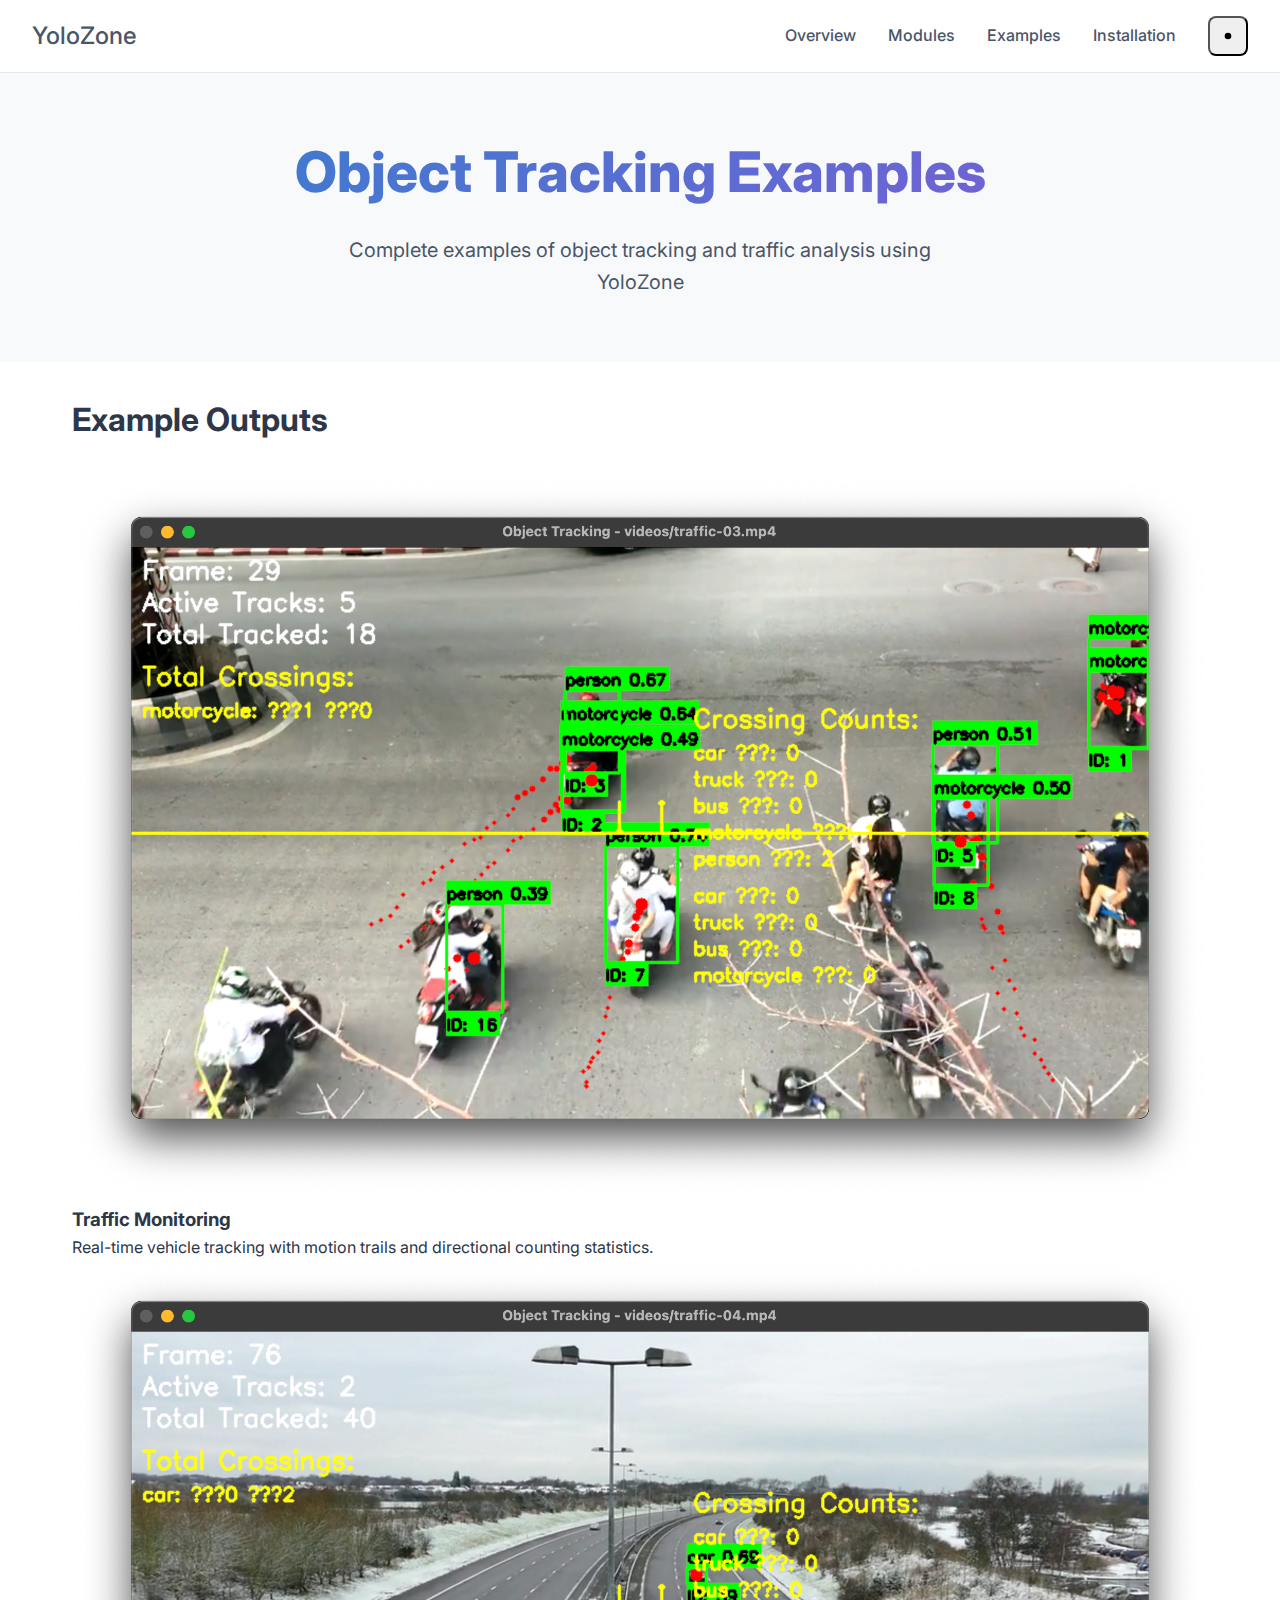
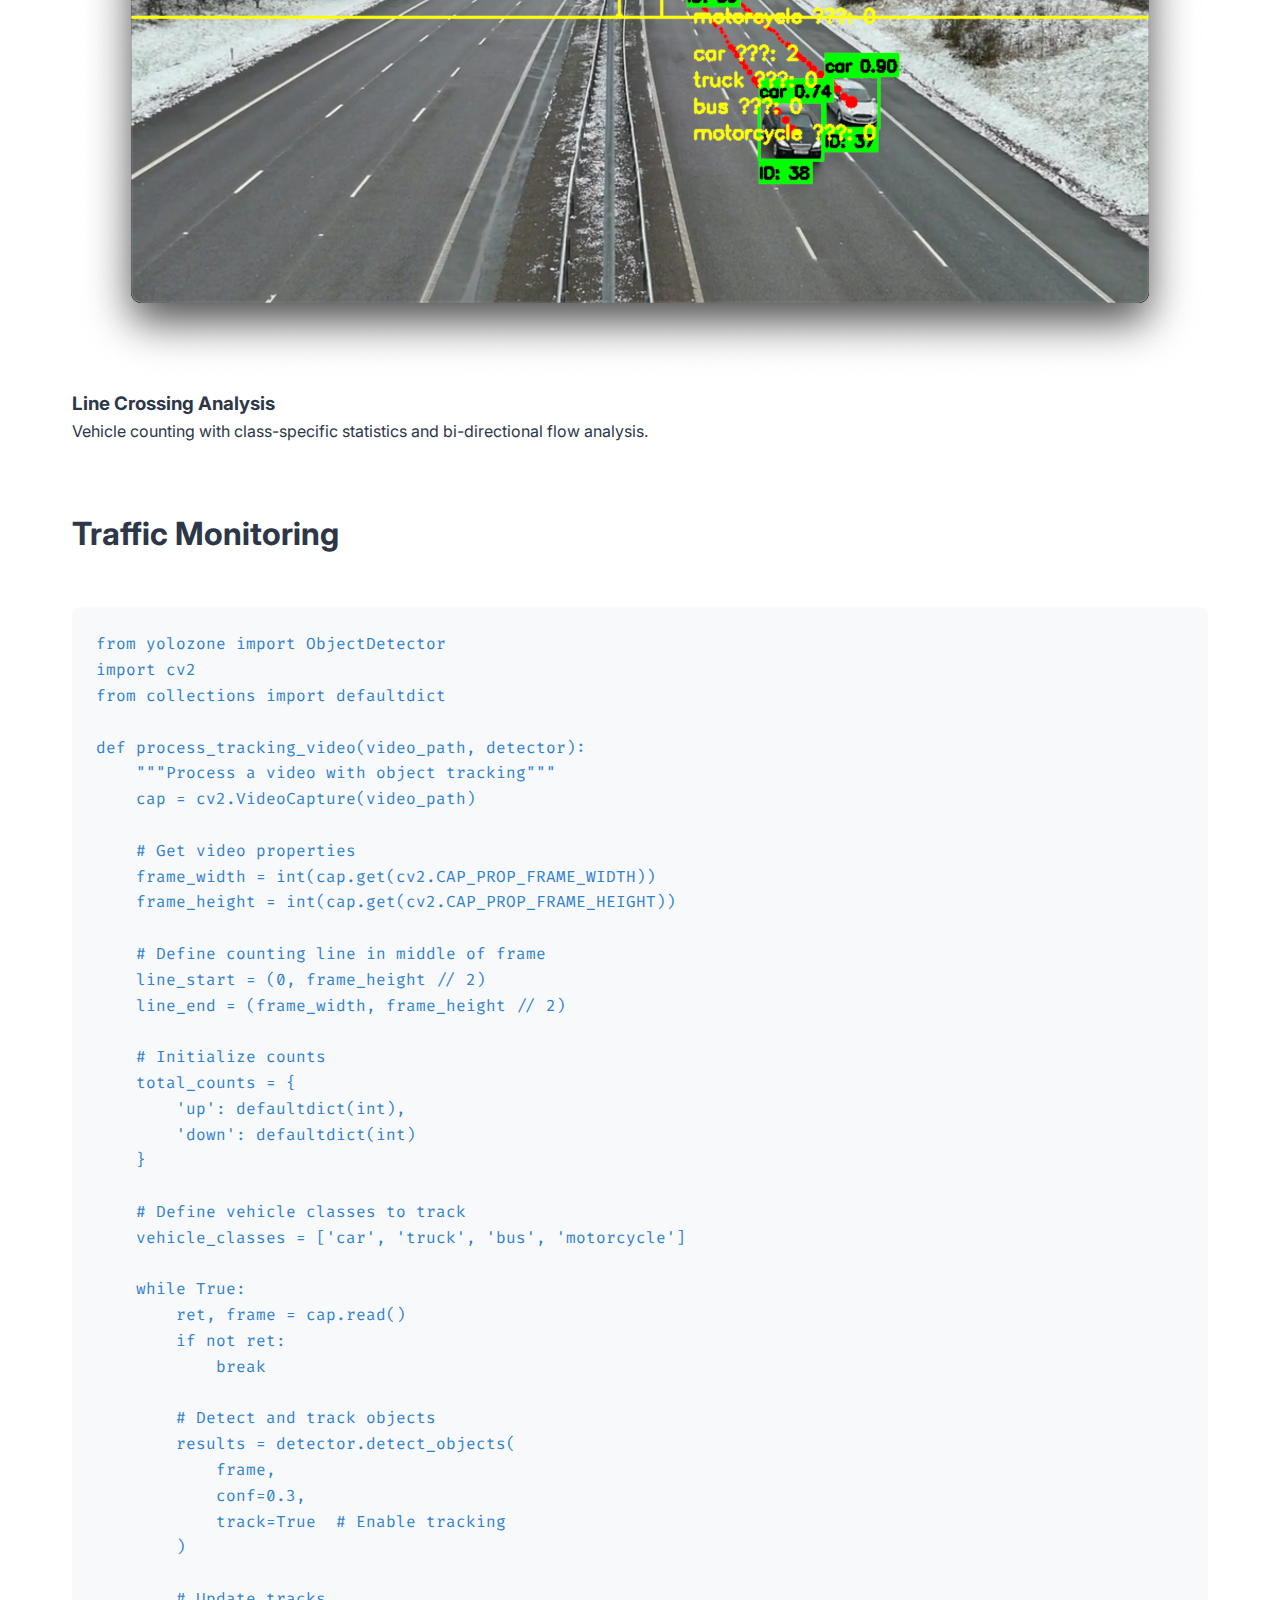
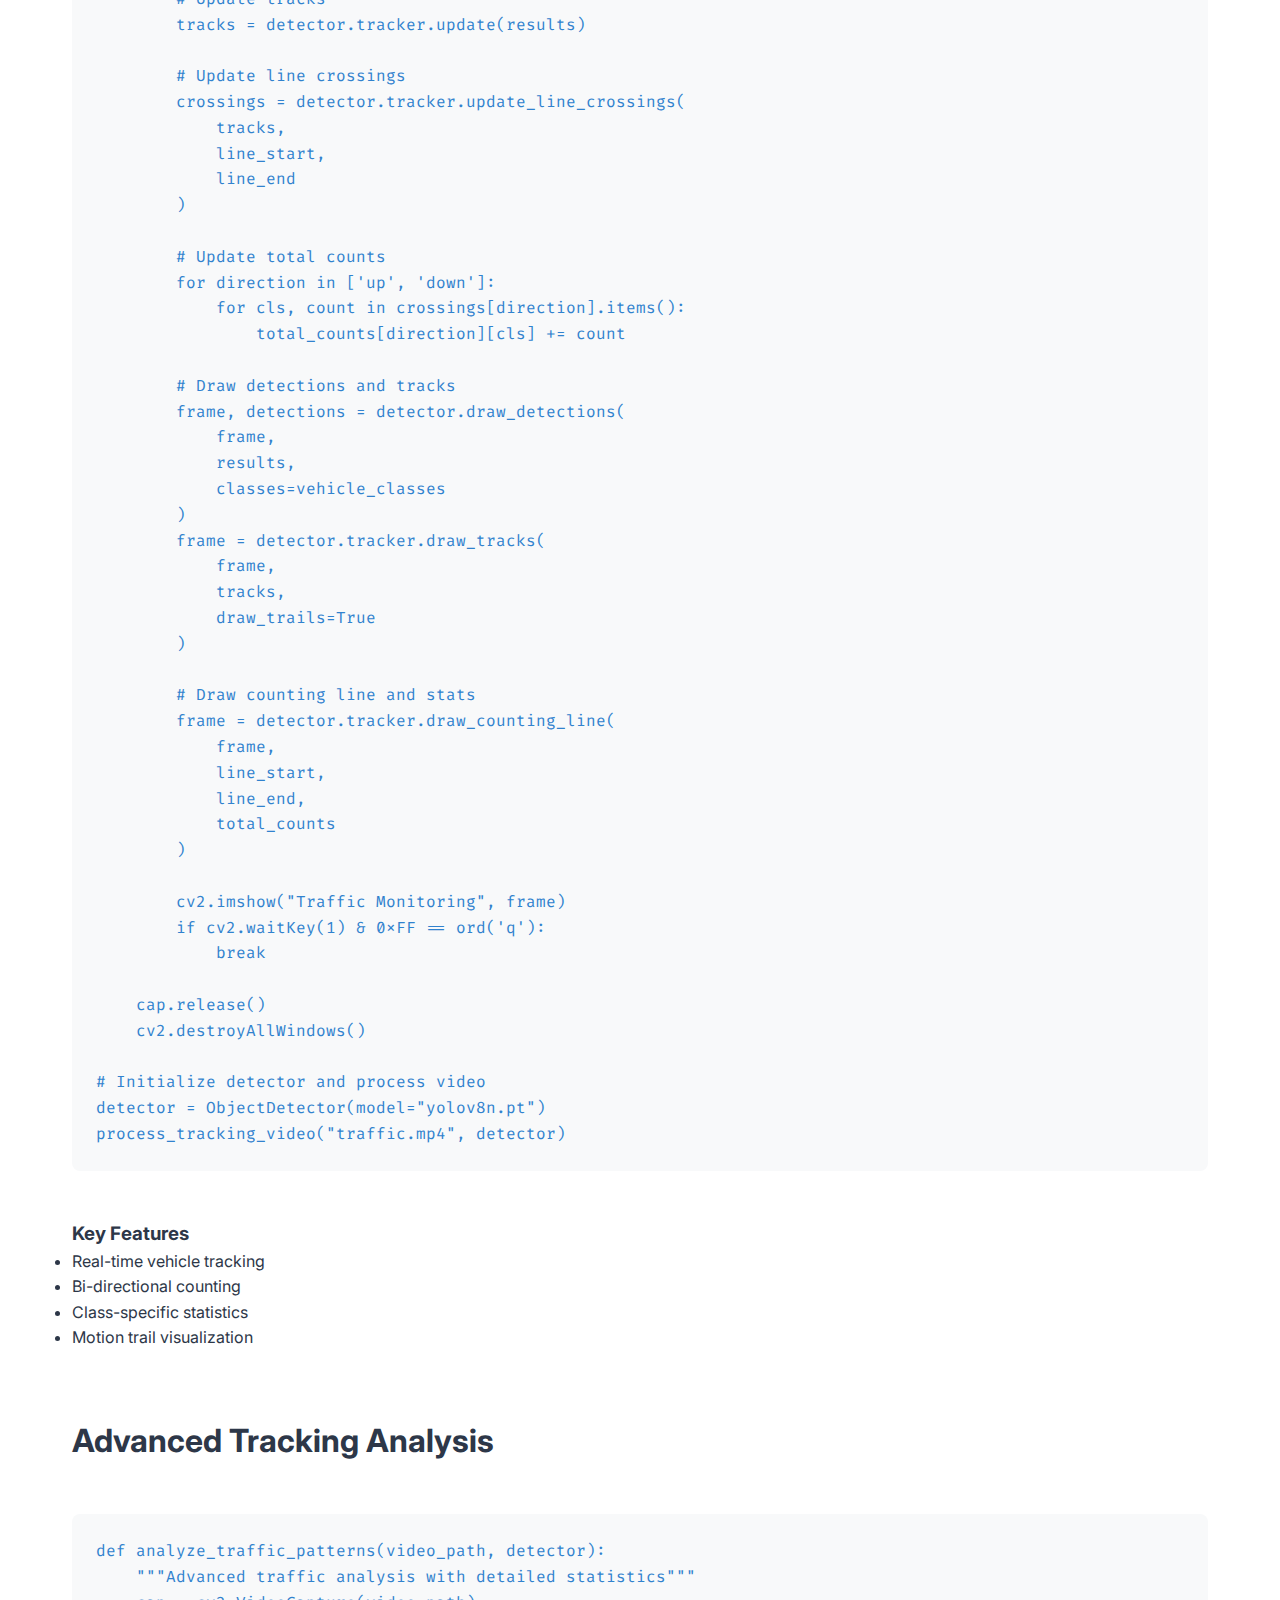
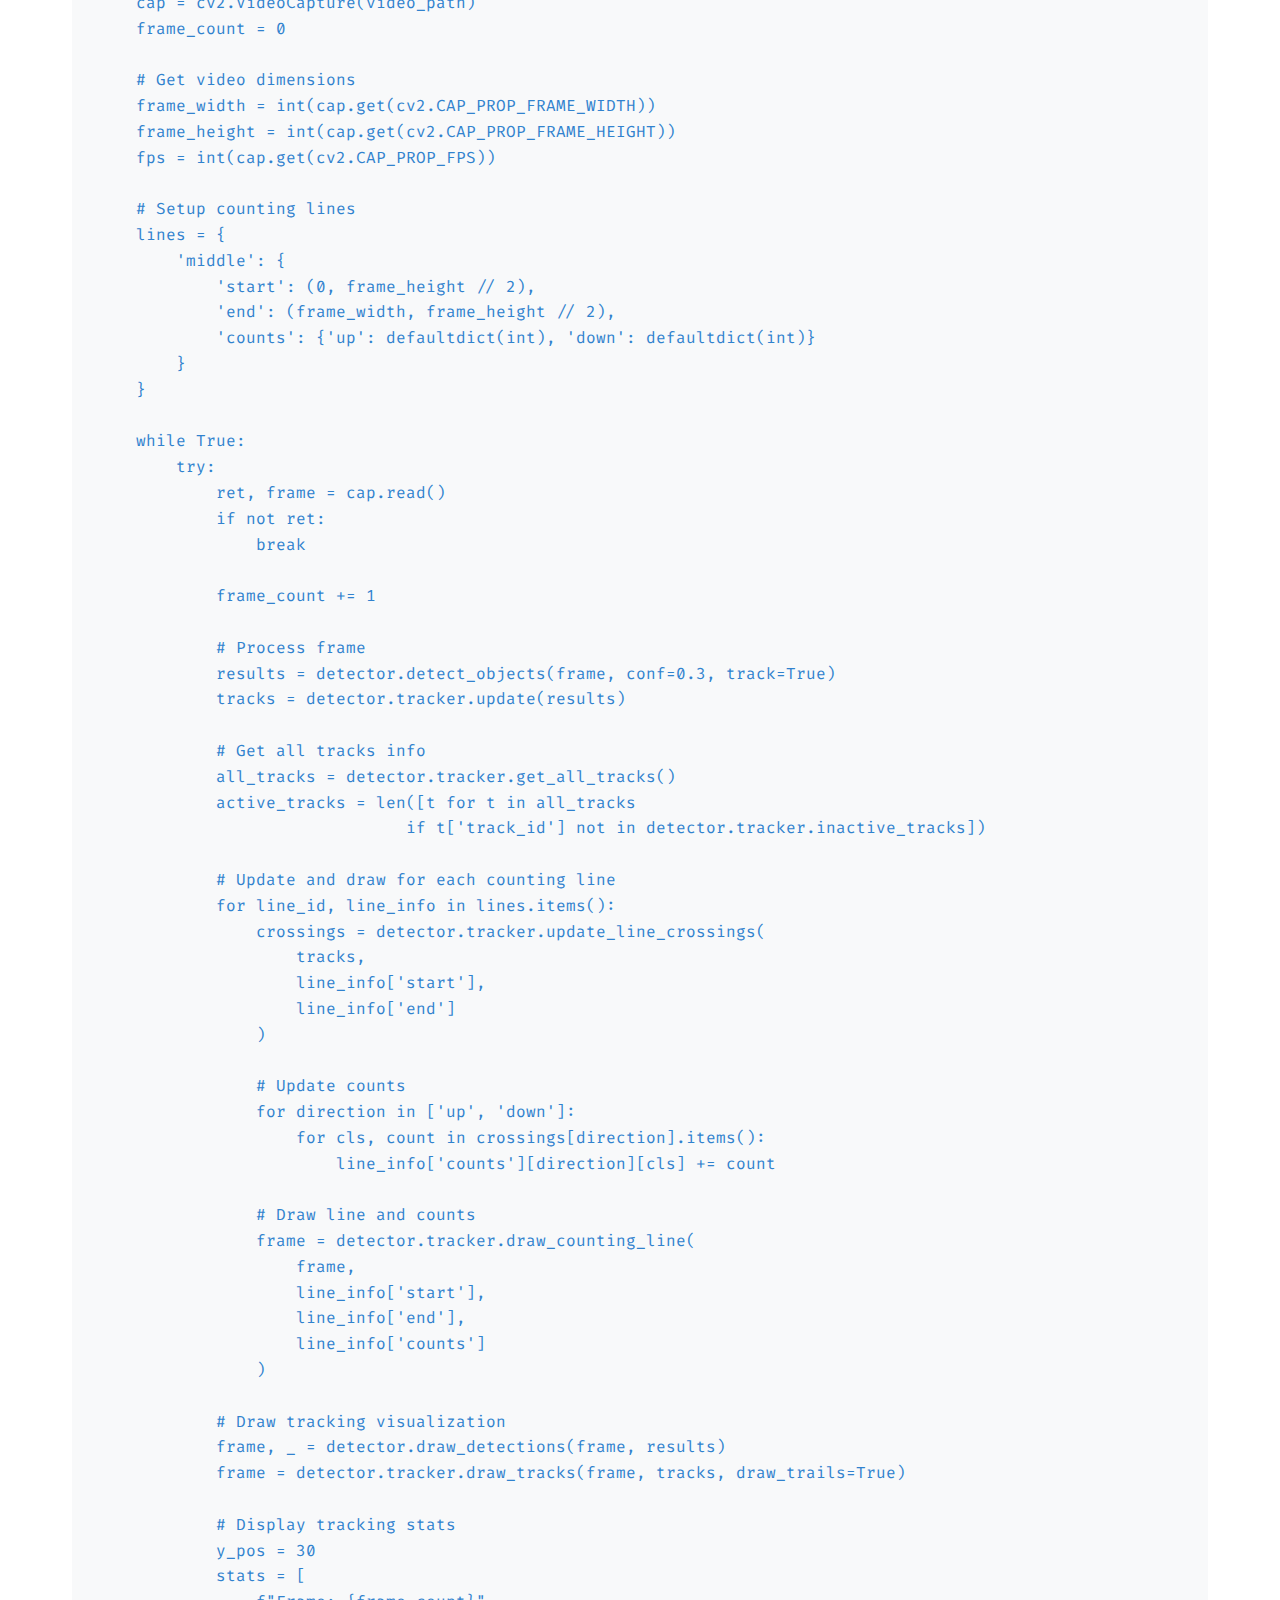
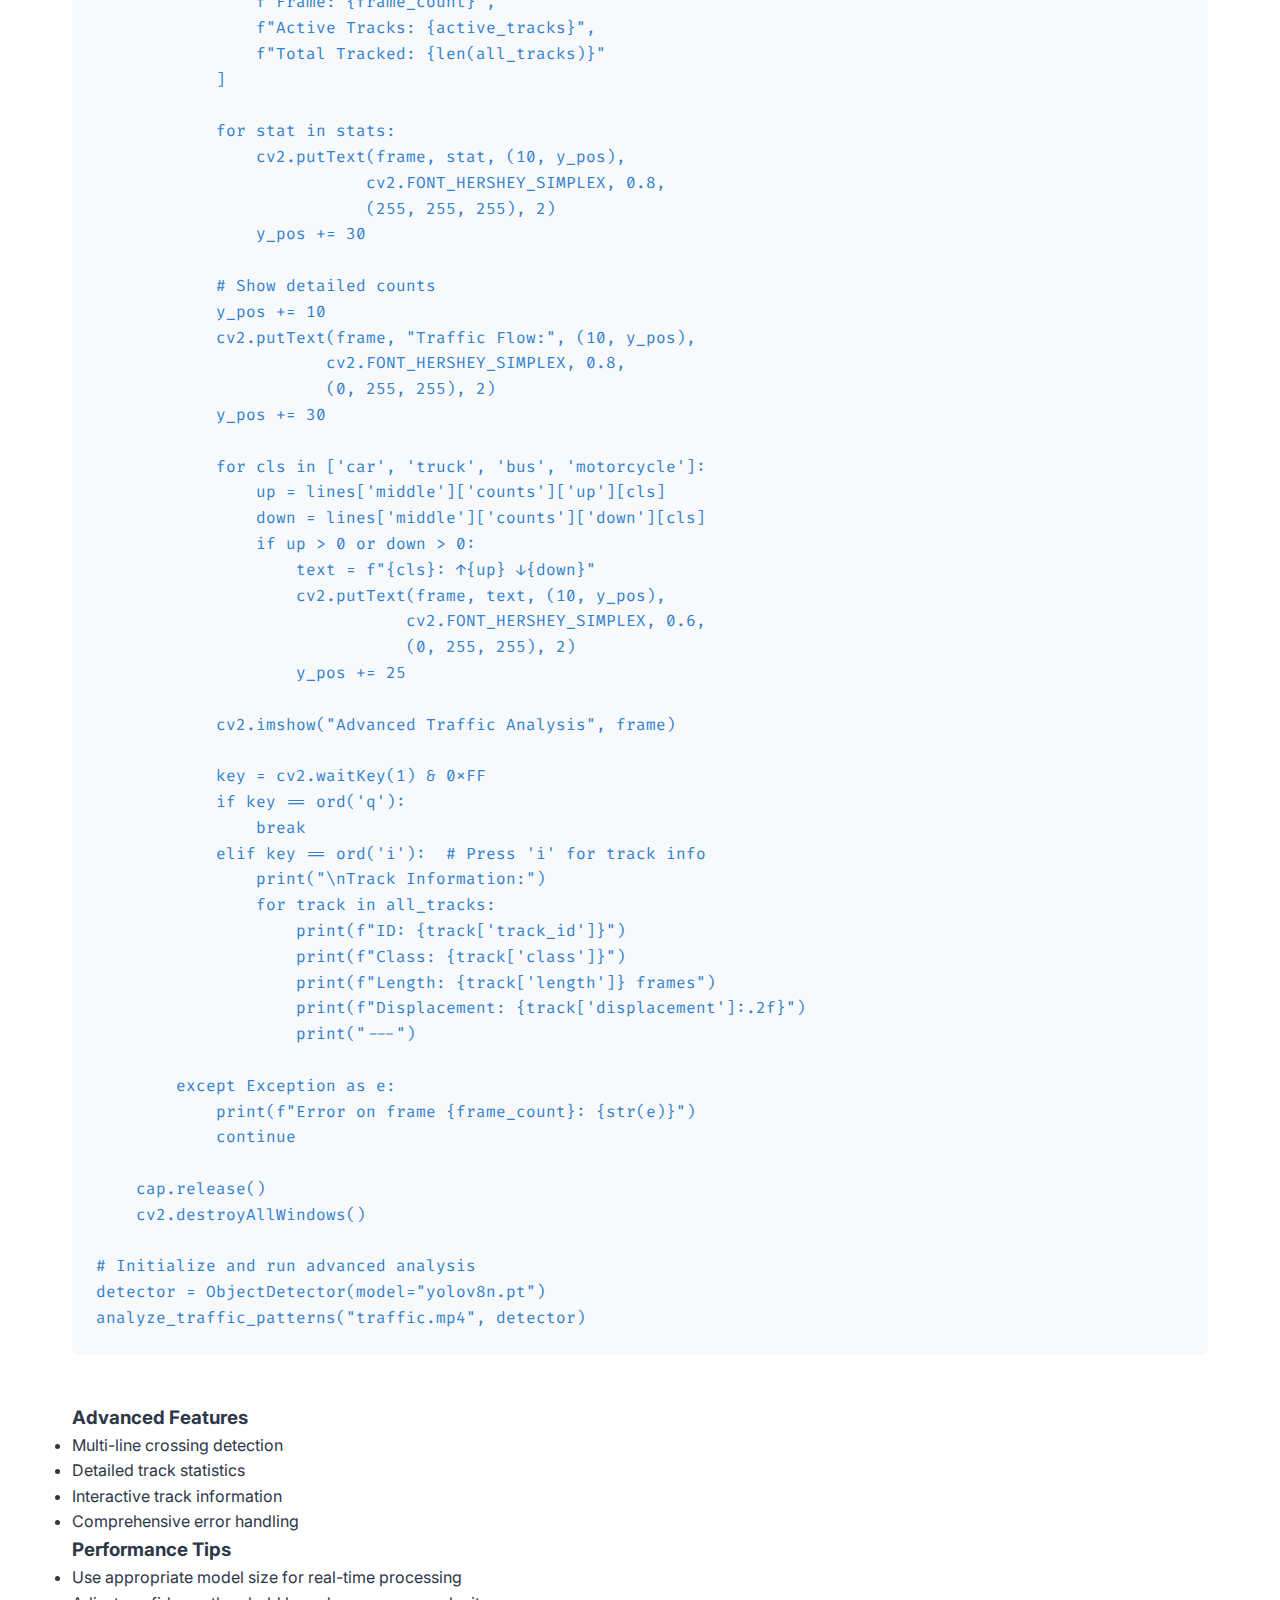
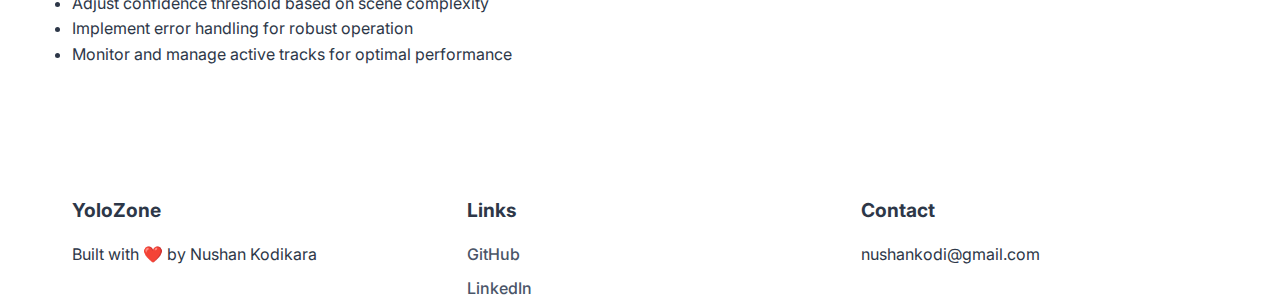
<file: docs/examples/tracking.html>
<!DOCTYPE html>
<html lang="en">
<head>
    <meta charset="UTF-8">
    <meta name="viewport" content="width=device-width, initial-scale=1.0">
    <title>Object Tracking Examples - YoloZone | Traffic Analysis & Motion Tracking</title>
    <meta name="description" content="Complete examples and tutorials for object tracking and traffic analysis using YoloZone. Learn how to implement vehicle counting and motion pattern analysis.">
    <meta name="keywords" content="object tracking, traffic analysis, vehicle counting, motion tracking, YOLOv8, computer vision, line crossing detection">
    <meta name="author" content="Nushan Kodikara">
    
    <!-- Open Graph / Social Media Meta Tags -->
    <meta property="og:title" content="Object Tracking Examples - YoloZone">
    <meta property="og:description" content="Complete examples and tutorials for implementing object tracking and traffic analysis using YoloZone.">
    <meta property="og:type" content="article">
    <meta property="og:url" content="https://nushankodikara.github.io/yolozone/examples/tracking.html">
    
    <!-- Twitter Card Meta Tags -->
    <meta name="twitter:card" content="summary">
    <meta name="twitter:title" content="Object Tracking Examples - YoloZone">
    <meta name="twitter:description" content="Complete examples and tutorials for implementing object tracking and traffic analysis using YoloZone.">
    
    <!-- Canonical URL -->
    <link rel="canonical" href="https://nushankodikara.github.io/yolozone/examples/tracking.html">
    
    <!-- Fonts and Styles -->
    <link rel="stylesheet" href="../css/style.css">
    <link rel="preconnect" href="https://fonts.googleapis.com">
    <link rel="preconnect" href="https://fonts.gstatic.com" crossorigin>
    <link href="https://fonts.googleapis.com/css2?family=Inter:wght@400;500;600;700;800&family=Fira+Code&display=swap" rel="stylesheet">
    
    <!-- Theme Script -->
    <script>
        const theme = localStorage.getItem('theme') || 'light';
        document.documentElement.setAttribute('data-theme', theme);
    </script>
</head>
<body>
    <nav>
        <div class="nav-brand"><a href="../index.html">YoloZone</a></div>
        <ul style="display: flex; justify-content: center; align-items: center;">
            <li><a href="../index.html#overview">Overview</a></li>
            <li><a href="../index.html#modules">Modules</a></li>
            <li><a href="../index.html#examples">Examples</a></li>
            <li><a href="../index.html#installation">Installation</a></li>
            <li>
                <button class="theme-toggle" id="theme-toggle" aria-label="Toggle dark mode">
                    <svg width="20" height="20" fill="currentColor" viewBox="0 0 24 24">
                        <path class="sun" d="M12 3v1m0 16v1m9-9h-1M4 12H3m15.364 6.364l-.707-.707M6.343 6.343l-.707-.707m12.728 0l-.707.707M6.343 17.657l-.707.707M16 12a4 4 0 11-8 0 4 4 0 018 0z"></path>
                        <path class="moon" d="M20.354 15.354A9 9 0 018.646 3.646 9.003 9.003 0 0012 21a9.003 9.003 0 008.354-5.646z"></path>
                    </svg>
                </button>
            </li>
        </ul>
    </nav>

    <header>
        <h1>Object Tracking Examples</h1>
        <p>Complete examples of object tracking and traffic analysis using YoloZone</p>
    </header>

    <main>
        <section id="showcase">
            <h2>Example Outputs</h2>
            <div class="showcase-grid">
                <div class="showcase-item">
                    <div class="image-container">
                        <img src="../images/tracking-01.png" style="width:100%" alt="Traffic monitoring example showing vehicle tracking and counting">
                        <div class="image-caption">
                            <h3>Traffic Monitoring</h3>
                            <p>Real-time vehicle tracking with motion trails and directional counting statistics.</p>
                        </div>
                    </div>
                </div>
                <div class="showcase-item">
                    <div class="image-container">
                        <img src="../images/tracking-02.png" style="width:100%" alt="Advanced tracking showing line crossing detection and vehicle classification">
                        <div class="image-caption">
                            <h3>Line Crossing Analysis</h3>
                            <p>Vehicle counting with class-specific statistics and bi-directional flow analysis.</p>
                        </div>
                    </div>
                </div>
            </div>
        </section>

        <section id="traffic-monitoring">
            <h2>Traffic Monitoring</h2>
            <div class="example-container">
                <div class="example-code">
                    <pre><code>from yolozone import ObjectDetector
import cv2
from collections import defaultdict

def process_tracking_video(video_path, detector):
    """Process a video with object tracking"""
    cap = cv2.VideoCapture(video_path)
    
    # Get video properties
    frame_width = int(cap.get(cv2.CAP_PROP_FRAME_WIDTH))
    frame_height = int(cap.get(cv2.CAP_PROP_FRAME_HEIGHT))
    
    # Define counting line in middle of frame
    line_start = (0, frame_height // 2)
    line_end = (frame_width, frame_height // 2)
    
    # Initialize counts
    total_counts = {
        'up': defaultdict(int),
        'down': defaultdict(int)
    }
    
    # Define vehicle classes to track
    vehicle_classes = ['car', 'truck', 'bus', 'motorcycle']
    
    while True:
        ret, frame = cap.read()
        if not ret:
            break
            
        # Detect and track objects
        results = detector.detect_objects(
            frame, 
            conf=0.3,
            track=True  # Enable tracking
        )
        
        # Update tracks
        tracks = detector.tracker.update(results)
        
        # Update line crossings
        crossings = detector.tracker.update_line_crossings(
            tracks, 
            line_start, 
            line_end
        )
        
        # Update total counts
        for direction in ['up', 'down']:
            for cls, count in crossings[direction].items():
                total_counts[direction][cls] += count
        
        # Draw detections and tracks
        frame, detections = detector.draw_detections(
            frame, 
            results, 
            classes=vehicle_classes
        )
        frame = detector.tracker.draw_tracks(
            frame, 
            tracks, 
            draw_trails=True
        )
        
        # Draw counting line and stats
        frame = detector.tracker.draw_counting_line(
            frame, 
            line_start, 
            line_end, 
            total_counts
        )
        
        cv2.imshow("Traffic Monitoring", frame)
        if cv2.waitKey(1) & 0xFF == ord('q'):
            break
    
    cap.release()
    cv2.destroyAllWindows()

# Initialize detector and process video
detector = ObjectDetector(model="yolov8n.pt")
process_tracking_video("traffic.mp4", detector)</code></pre>
                </div>
                <div class="example-explanation">
                    <h3>Key Features</h3>
                    <ul>
                        <li>Real-time vehicle tracking</li>
                        <li>Bi-directional counting</li>
                        <li>Class-specific statistics</li>
                        <li>Motion trail visualization</li>
                    </ul>
                </div>
            </div>
        </section>

        <section id="advanced-tracking">
            <h2>Advanced Tracking Analysis</h2>
            <div class="example-container">
                <div class="example-code">
                    <pre><code>def analyze_traffic_patterns(video_path, detector):
    """Advanced traffic analysis with detailed statistics"""
    cap = cv2.VideoCapture(video_path)
    frame_count = 0
    
    # Get video dimensions
    frame_width = int(cap.get(cv2.CAP_PROP_FRAME_WIDTH))
    frame_height = int(cap.get(cv2.CAP_PROP_FRAME_HEIGHT))
    fps = int(cap.get(cv2.CAP_PROP_FPS))
    
    # Setup counting lines
    lines = {
        'middle': {
            'start': (0, frame_height // 2),
            'end': (frame_width, frame_height // 2),
            'counts': {'up': defaultdict(int), 'down': defaultdict(int)}
        }
    }
    
    while True:
        try:
            ret, frame = cap.read()
            if not ret:
                break
                
            frame_count += 1
            
            # Process frame
            results = detector.detect_objects(frame, conf=0.3, track=True)
            tracks = detector.tracker.update(results)
            
            # Get all tracks info
            all_tracks = detector.tracker.get_all_tracks()
            active_tracks = len([t for t in all_tracks 
                               if t['track_id'] not in detector.tracker.inactive_tracks])
            
            # Update and draw for each counting line
            for line_id, line_info in lines.items():
                crossings = detector.tracker.update_line_crossings(
                    tracks,
                    line_info['start'],
                    line_info['end']
                )
                
                # Update counts
                for direction in ['up', 'down']:
                    for cls, count in crossings[direction].items():
                        line_info['counts'][direction][cls] += count
                
                # Draw line and counts
                frame = detector.tracker.draw_counting_line(
                    frame,
                    line_info['start'],
                    line_info['end'],
                    line_info['counts']
                )
            
            # Draw tracking visualization
            frame, _ = detector.draw_detections(frame, results)
            frame = detector.tracker.draw_tracks(frame, tracks, draw_trails=True)
            
            # Display tracking stats
            y_pos = 30
            stats = [
                f"Frame: {frame_count}",
                f"Active Tracks: {active_tracks}",
                f"Total Tracked: {len(all_tracks)}"
            ]
            
            for stat in stats:
                cv2.putText(frame, stat, (10, y_pos),
                           cv2.FONT_HERSHEY_SIMPLEX, 0.8,
                           (255, 255, 255), 2)
                y_pos += 30
            
            # Show detailed counts
            y_pos += 10
            cv2.putText(frame, "Traffic Flow:", (10, y_pos),
                       cv2.FONT_HERSHEY_SIMPLEX, 0.8,
                       (0, 255, 255), 2)
            y_pos += 30
            
            for cls in ['car', 'truck', 'bus', 'motorcycle']:
                up = lines['middle']['counts']['up'][cls]
                down = lines['middle']['counts']['down'][cls]
                if up > 0 or down > 0:
                    text = f"{cls}: ↑{up} ↓{down}"
                    cv2.putText(frame, text, (10, y_pos),
                               cv2.FONT_HERSHEY_SIMPLEX, 0.6,
                               (0, 255, 255), 2)
                    y_pos += 25
            
            cv2.imshow("Advanced Traffic Analysis", frame)
            
            key = cv2.waitKey(1) & 0xFF
            if key == ord('q'):
                break
            elif key == ord('i'):  # Press 'i' for track info
                print("\nTrack Information:")
                for track in all_tracks:
                    print(f"ID: {track['track_id']}")
                    print(f"Class: {track['class']}")
                    print(f"Length: {track['length']} frames")
                    print(f"Displacement: {track['displacement']:.2f}")
                    print("---")
                
        except Exception as e:
            print(f"Error on frame {frame_count}: {str(e)}")
            continue
    
    cap.release()
    cv2.destroyAllWindows()

# Initialize and run advanced analysis
detector = ObjectDetector(model="yolov8n.pt")
analyze_traffic_patterns("traffic.mp4", detector)</code></pre>
                </div>
                <div class="example-tips">
                    <h3>Advanced Features</h3>
                    <ul>
                        <li>Multi-line crossing detection</li>
                        <li>Detailed track statistics</li>
                        <li>Interactive track information</li>
                        <li>Comprehensive error handling</li>
                    </ul>
                    <h3>Performance Tips</h3>
                    <ul>
                        <li>Use appropriate model size for real-time processing</li>
                        <li>Adjust confidence threshold based on scene complexity</li>
                        <li>Implement error handling for robust operation</li>
                        <li>Monitor and manage active tracks for optimal performance</li>
                    </ul>
                </div>
            </div>
        </section>
    </main>

    <footer>
        <div class="footer-content">
            <div class="footer-section">
                <h3>YoloZone</h3>
                <p>Built with ❤️ by Nushan Kodikara</p>
            </div>
            <div class="footer-section">
                <h3>Links</h3>
                <ul>
                    <li><a href="https://github.com/nushankodikara/" target="_blank" rel="noopener">GitHub</a></li>
                    <li><a href="https://www.linkedin.com/in/nushan-kodikara/" target="_blank" rel="noopener">LinkedIn</a></li>
                </ul>
            </div>
            <div class="footer-section">
                <h3>Contact</h3>
                <p>nushankodi@gmail.com</p>
            </div>
        </div>
    </footer>

    <script>
        const themeToggle = document.getElementById('theme-toggle');
        themeToggle.addEventListener('click', () => {
            const currentTheme = document.documentElement.getAttribute('data-theme');
            const newTheme = currentTheme === 'light' ? 'dark' : 'light';
            document.documentElement.setAttribute('data-theme', newTheme);
            localStorage.setItem('theme', newTheme);
        });
    </script>
</body>
</html>
</file>
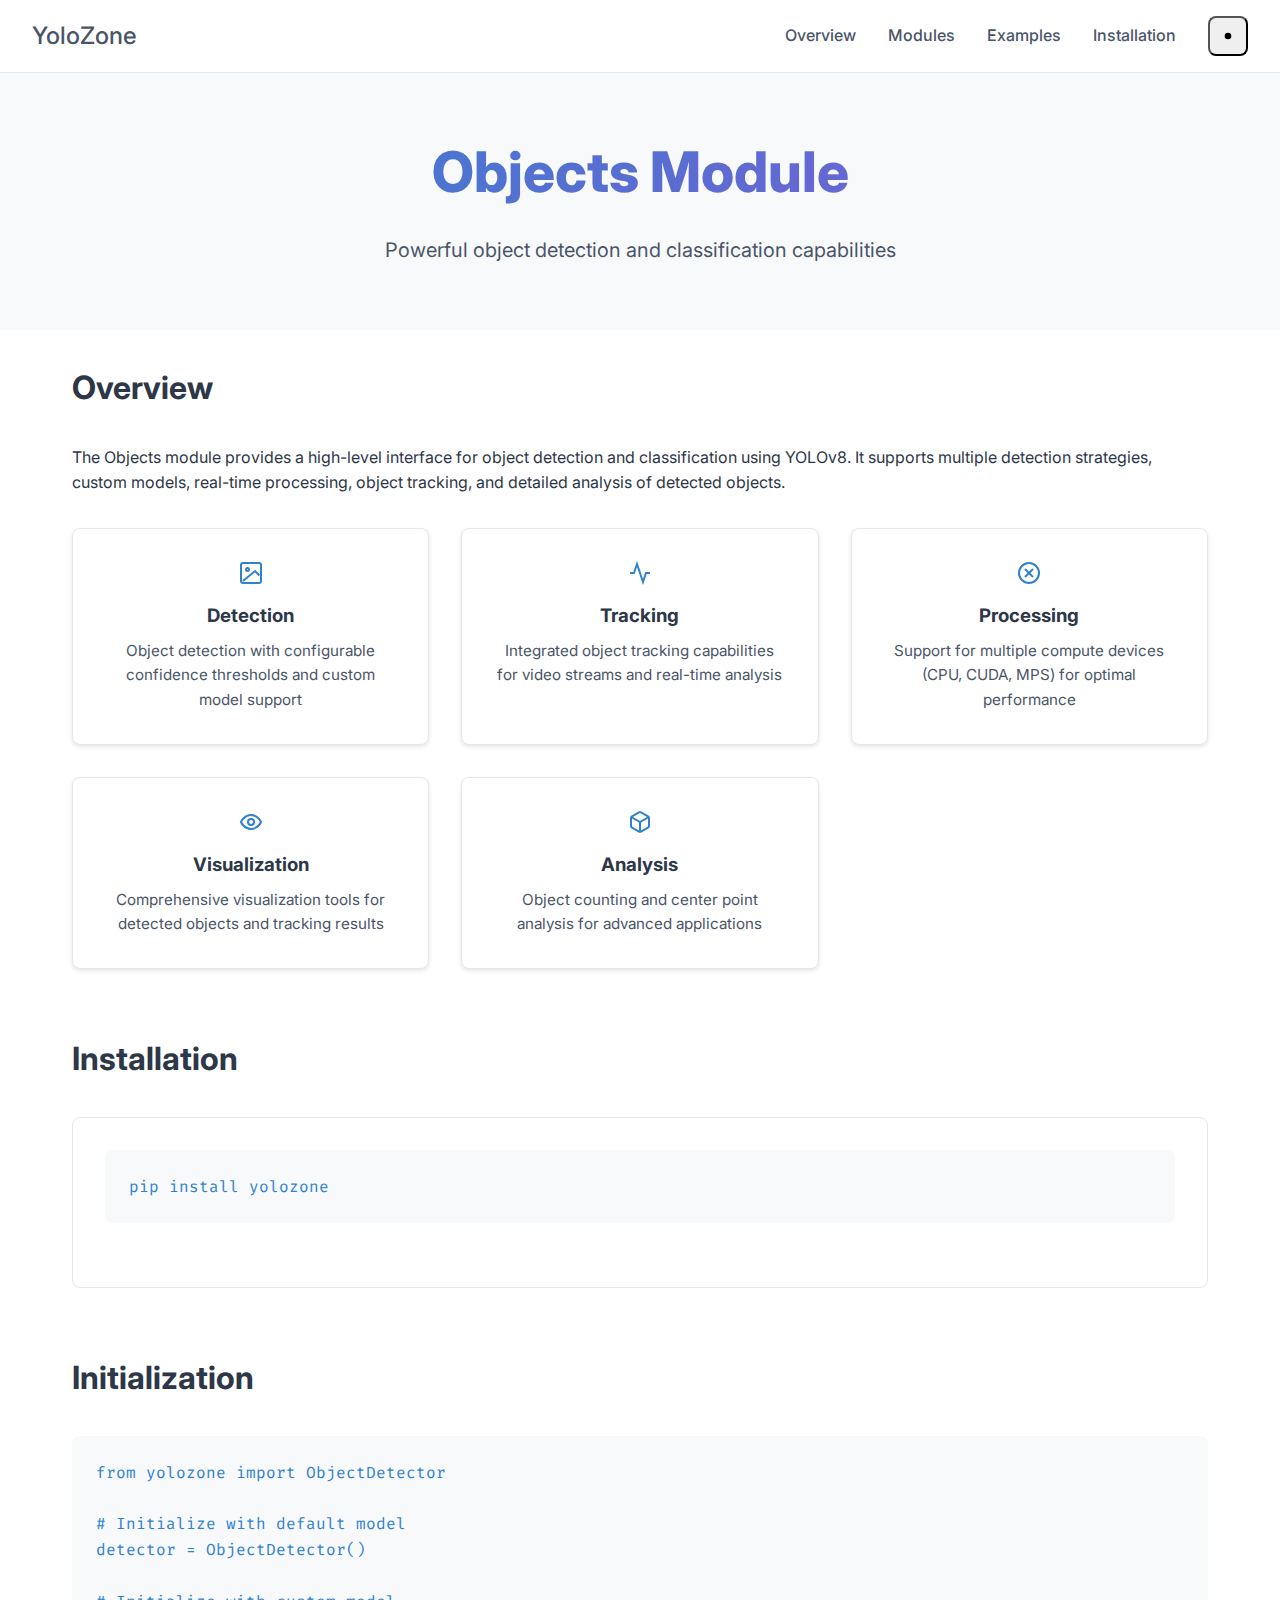
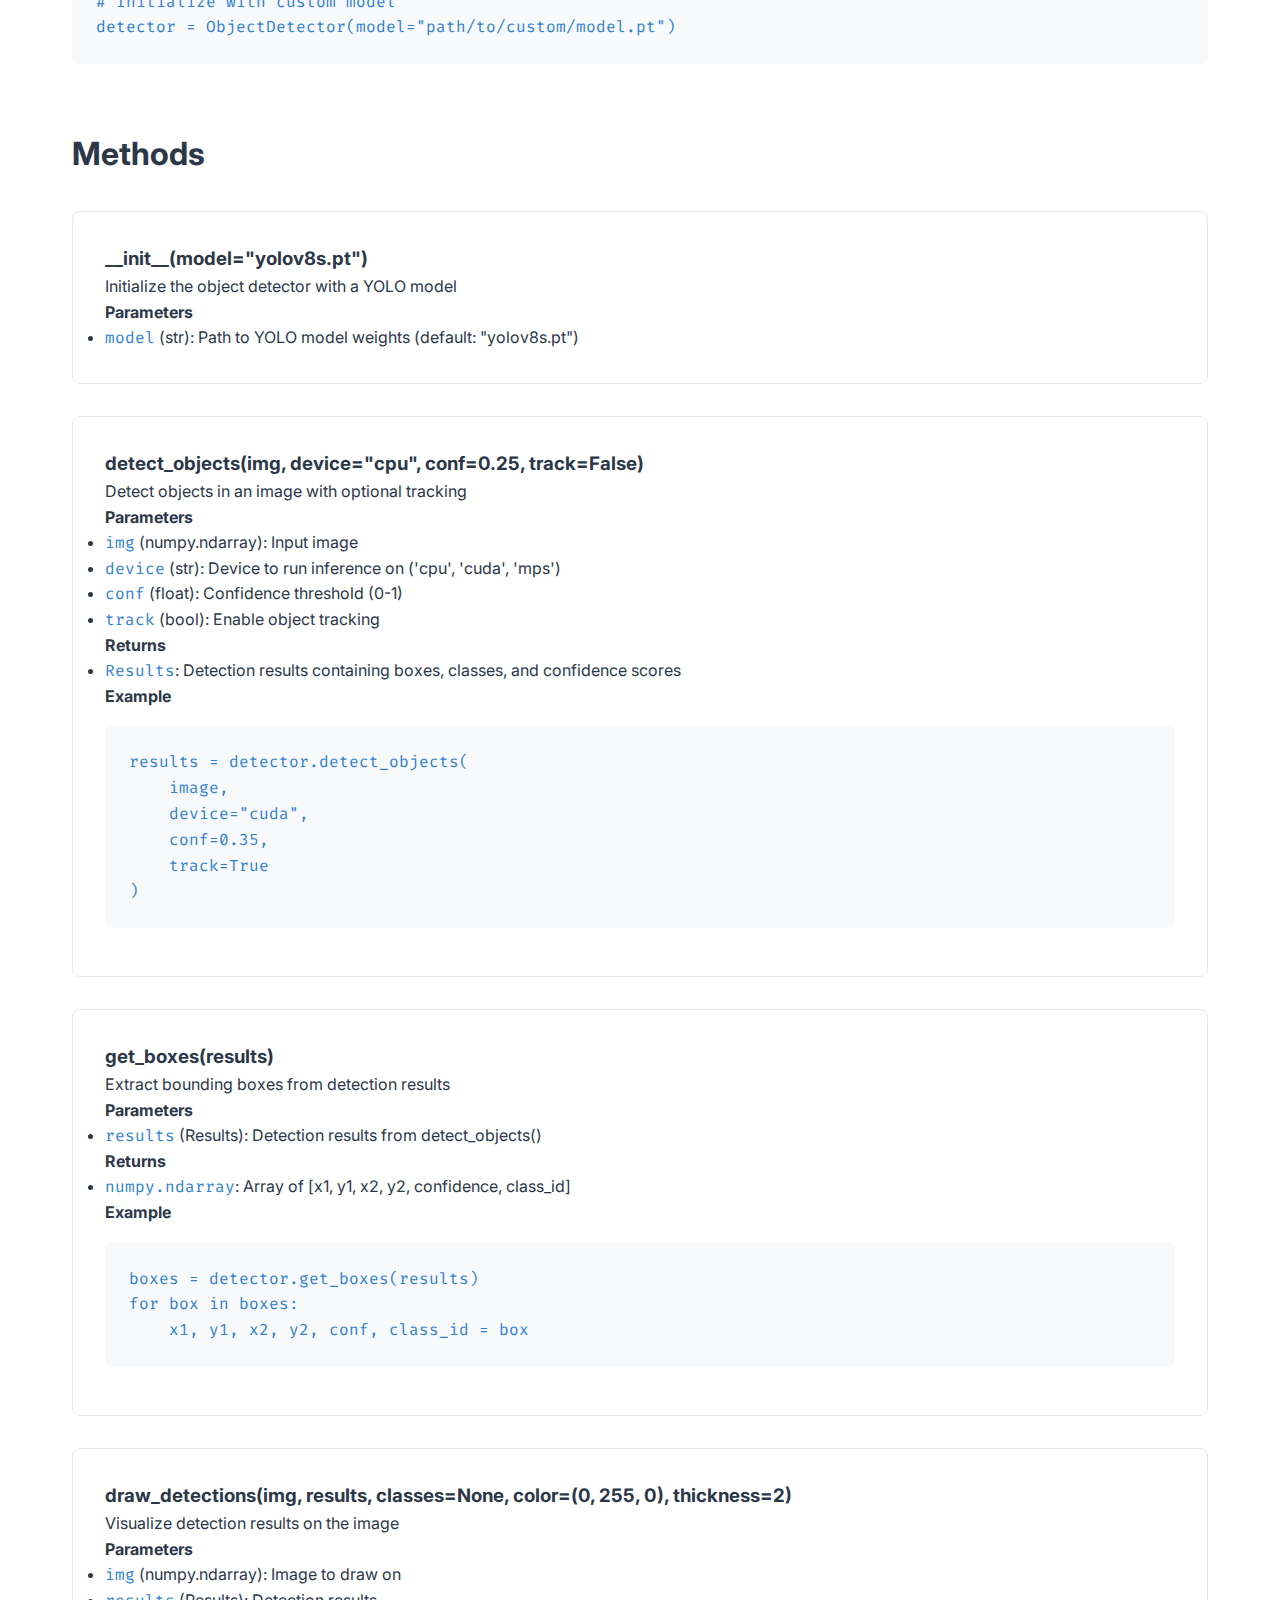
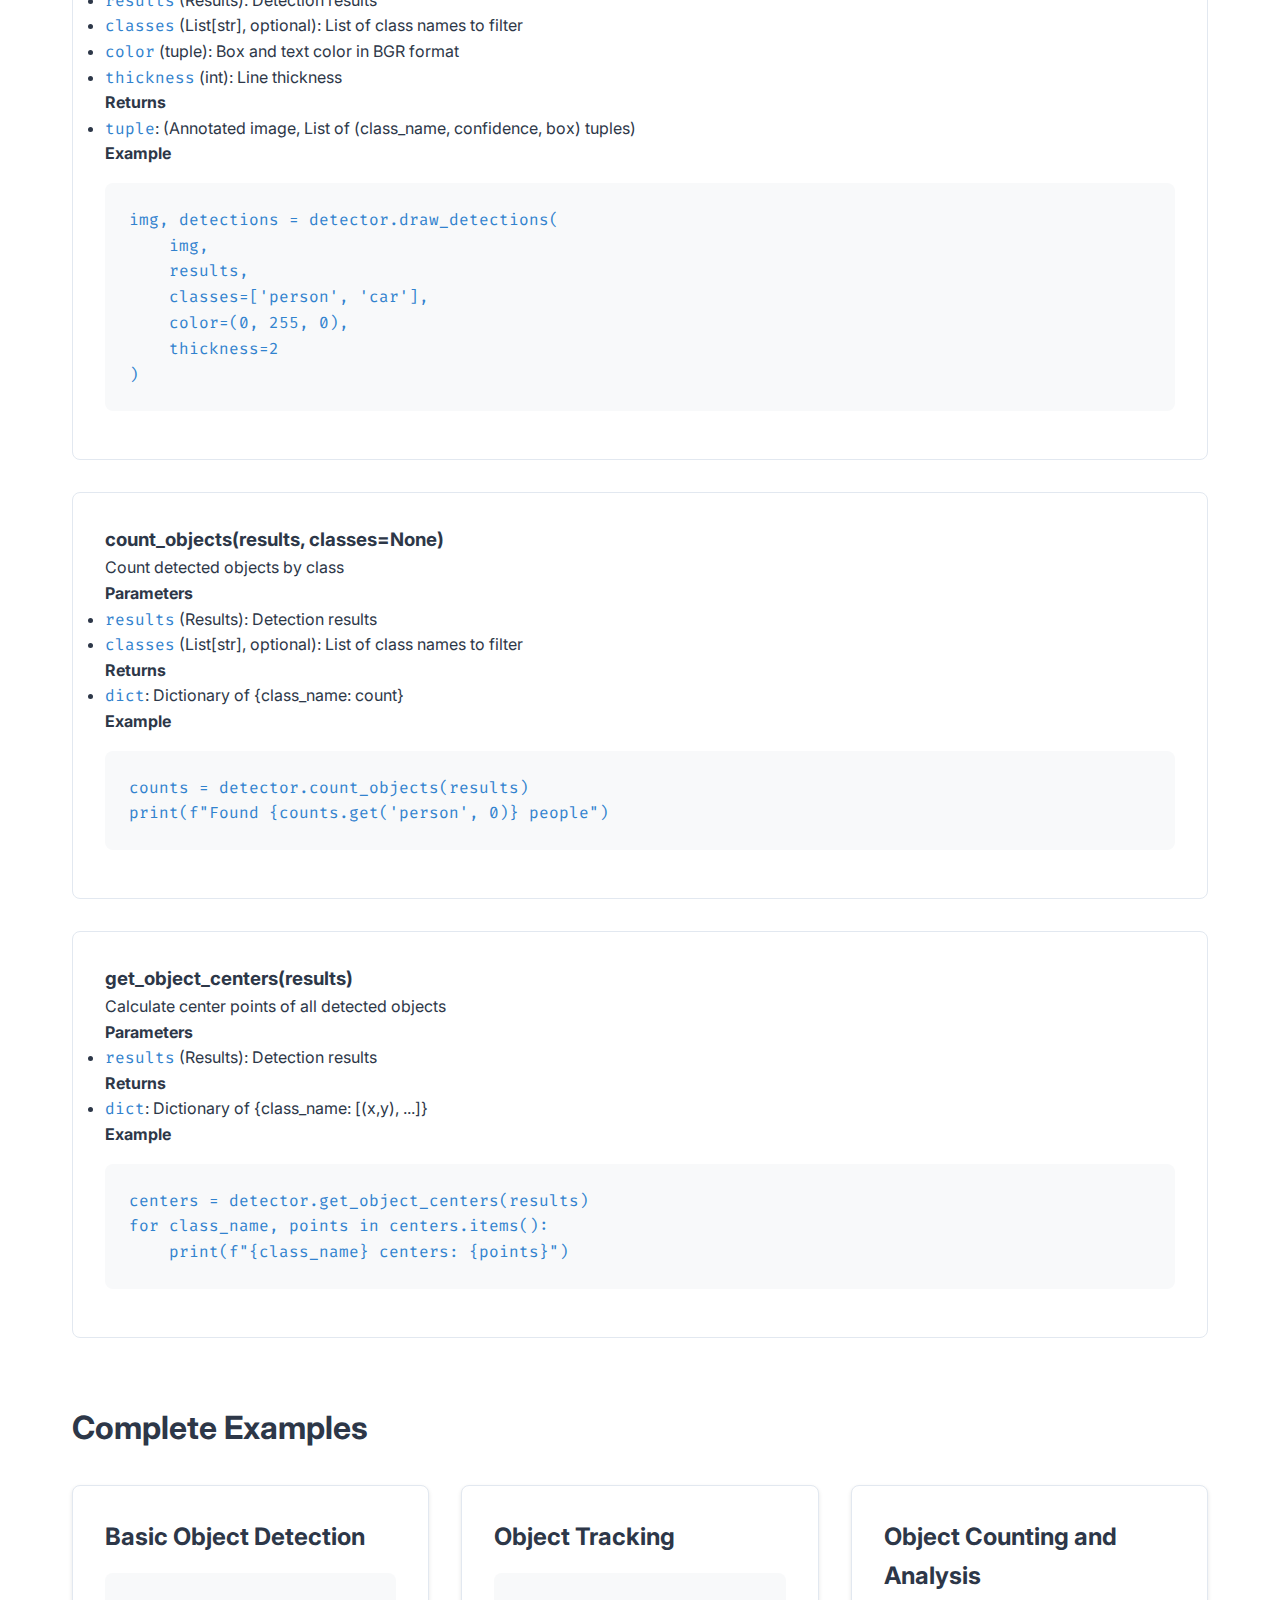
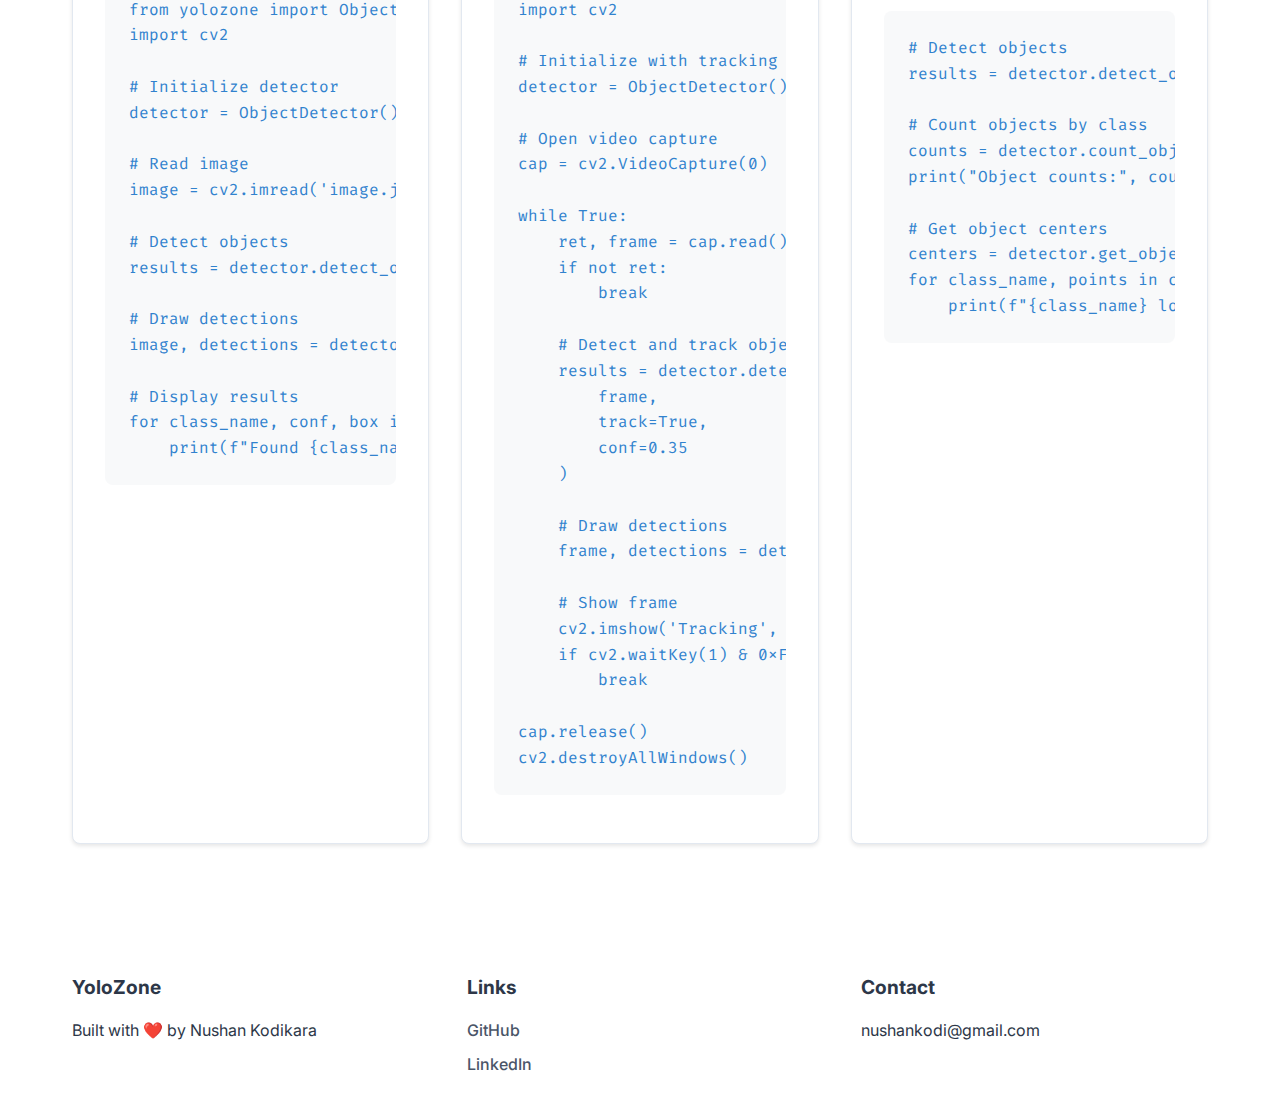
<file: docs/modules/objects.html>
<!DOCTYPE html>
<html lang="en">
<head>
    <meta charset="UTF-8">
    <meta name="viewport" content="width=device-width, initial-scale=1.0">
    <title>Object Detection Module - YoloZone | Detect and Classify Objects</title>
    <meta name="description" content="YoloZone's Object Detection module provides powerful capabilities for detecting and classifying objects in images and videos using YOLOv8.">
    <meta name="keywords" content="object detection, YOLOv8, computer vision, image classification, video processing, deep learning">
    <meta name="author" content="Nushan Kodikara">
    
    <!-- Open Graph / Social Media Meta Tags -->
    <meta property="og:title" content="Object Detection Module - YoloZone">
    <meta property="og:description" content="Powerful object detection and classification capabilities using YOLOv8.">
    <meta property="og:type" content="article">
    <meta property="og:url" content="https://nushankodikara.github.io/yolozone/modules/objects.html">
    
    <!-- Twitter Card Meta Tags -->
    <meta name="twitter:card" content="summary">
    <meta name="twitter:title" content="Object Detection Module - YoloZone">
    <meta name="twitter:description" content="Powerful object detection and classification capabilities using YOLOv8.">
    
    <!-- Canonical URL -->
    <link rel="canonical" href="https://nushankodikara.github.io/yolozone/modules/objects.html">
    
    <!-- Fonts and Styles -->
    <link rel="stylesheet" href="../css/style.css">
    <link rel="preconnect" href="https://fonts.googleapis.com">
    <link rel="preconnect" href="https://fonts.gstatic.com" crossorigin>
    <link href="https://fonts.googleapis.com/css2?family=Inter:wght@400;500;600;700;800&family=Fira+Code&display=swap" rel="stylesheet">
    
    <!-- Theme Script -->
    <script>
        const theme = localStorage.getItem('theme') || 'light';
        document.documentElement.setAttribute('data-theme', theme);
    </script>
</head>
<body>
    <nav>
        <div class="nav-brand"><a href="../index.html">YoloZone</a></div>
        <ul style="display: flex; justify-content: center; align-items: center;">
            <li><a href="../index.html#overview">Overview</a></li>
            <li><a href="../index.html#modules">Modules</a></li>
            <li><a href="../index.html#examples">Examples</a></li>
            <li><a href="../index.html#installation">Installation</a></li>
            <li>
                <button class="theme-toggle" id="theme-toggle" aria-label="Toggle dark mode">
                    <svg width="20" height="20" fill="currentColor" viewBox="0 0 24 24">
                        <path class="sun" d="M12 3v1m0 16v1m9-9h-1M4 12H3m15.364 6.364l-.707-.707M6.343 6.343l-.707-.707m12.728 0l-.707.707M6.343 17.657l-.707.707M16 12a4 4 0 11-8 0 4 4 0 018 0z"></path>
                        <path class="moon" d="M20.354 15.354A9 9 0 018.646 3.646 9.003 9.003 0 0012 21a9.003 9.003 0 008.354-5.646z"></path>
                    </svg>
                </button>
            </li>
        </ul>
    </nav>

    <header>
        <h1>Objects Module</h1>
        <p>Powerful object detection and classification capabilities</p>
    </header>

    <main>
        <section id="overview">
            <h2>Overview</h2>
            <p>The Objects module provides a high-level interface for object detection and classification using YOLOv8. It supports multiple detection strategies, custom models, real-time processing, object tracking, and detailed analysis of detected objects.</p>
            
            <div class="feature-grid">
                <div class="feature-card">
                    <svg width="24" height="24" viewBox="0 0 24 24" fill="none" stroke="currentColor" stroke-width="2">
                        <rect x="2" y="2" width="20" height="20" rx="2" ry="2"></rect>
                        <circle cx="8.5" cy="8.5" r="1.5"></circle>
                        <path d="M20.4 14.5L16 10L4 20"></path>
                    </svg>
                    <h3>Detection</h3>
                    <p>Object detection with configurable confidence thresholds and custom model support</p>
                </div>
                <div class="feature-card">
                    <svg width="24" height="24" viewBox="0 0 24 24" fill="none" stroke="currentColor" stroke-width="2">
                        <path d="M22 12h-4l-3 9L9 3l-3 9H2"></path>
                    </svg>
                    <h3>Tracking</h3>
                    <p>Integrated object tracking capabilities for video streams and real-time analysis</p>
                </div>
                <div class="feature-card">
                    <svg width="24" height="24" viewBox="0 0 24 24" fill="none" stroke="currentColor" stroke-width="2">
                        <circle cx="12" cy="12" r="10"></circle>
                        <path d="M16 8l-8 8"></path>
                        <path d="M8 8l8 8"></path>
                    </svg>
                    <h3>Processing</h3>
                    <p>Support for multiple compute devices (CPU, CUDA, MPS) for optimal performance</p>
                </div>
                <div class="feature-card">
                    <svg width="24" height="24" viewBox="0 0 24 24" fill="none" stroke="currentColor" stroke-width="2">
                        <path d="M2 12s3-7 10-7 10 7 10 7-3 7-10 7-10-7-10-7Z"></path>
                        <circle cx="12" cy="12" r="3"></circle>
                    </svg>
                    <h3>Visualization</h3>
                    <p>Comprehensive visualization tools for detected objects and tracking results</p>
                </div>
                <div class="feature-card">
                    <svg width="24" height="24" viewBox="0 0 24 24" fill="none" stroke="currentColor" stroke-width="2">
                        <path d="M21 16V8a2 2 0 0 0-1-1.73l-7-4a2 2 0 0 0-2 0l-7 4A2 2 0 0 0 3 8v8a2 2 0 0 0 1 1.73l7 4a2 2 0 0 0 2 0l7-4A2 2 0 0 0 21 16z"></path>
                        <path d="M3.3 7l8.7 5 8.7-5"></path>
                        <path d="M12 22V12"></path>
                    </svg>
                    <h3>Analysis</h3>
                    <p>Object counting and center point analysis for advanced applications</p>
                </div>
            </div>
        </section>

        <section id="installation">
            <h2>Installation</h2>
            <div class="installation-card">
                <pre><code>pip install yolozone</code></pre>
            </div>
        </section>

        <section id="initialization">
            <h2>Initialization</h2>
            <div class="code-block">
                <pre><code>from yolozone import ObjectDetector

# Initialize with default model
detector = ObjectDetector()

# Initialize with custom model
detector = ObjectDetector(model="path/to/custom/model.pt")</code></pre>
            </div>
        </section>

        <section id="methods">
            <h2>Methods</h2>
            <div class="method-grid">
                <div class="method-doc">
                    <h3>__init__(model="yolov8s.pt")</h3>
                    <p>Initialize the object detector with a YOLO model</p>
                    <div class="params">
                        <h4>Parameters</h4>
                        <ul>
                            <li><code>model</code> (str): Path to YOLO model weights (default: "yolov8s.pt")</li>
                        </ul>
                    </div>
                </div>

                <div class="method-doc">
                    <h3>detect_objects(img, device="cpu", conf=0.25, track=False)</h3>
                    <p>Detect objects in an image with optional tracking</p>
                    <div class="params">
                        <h4>Parameters</h4>
                        <ul>
                            <li><code>img</code> (numpy.ndarray): Input image</li>
                            <li><code>device</code> (str): Device to run inference on ('cpu', 'cuda', 'mps')</li>
                            <li><code>conf</code> (float): Confidence threshold (0-1)</li>
                            <li><code>track</code> (bool): Enable object tracking</li>
                        </ul>
                        <h4>Returns</h4>
                        <ul>
                            <li><code>Results</code>: Detection results containing boxes, classes, and confidence scores</li>
                        </ul>
                    </div>
                    <div class="example">
                        <h4>Example</h4>
                        <pre><code>results = detector.detect_objects(
    image,
    device="cuda",
    conf=0.35,
    track=True
)</code></pre>
                    </div>
                </div>

                <div class="method-doc">
                    <h3>get_boxes(results)</h3>
                    <p>Extract bounding boxes from detection results</p>
                    <div class="params">
                        <h4>Parameters</h4>
                        <ul>
                            <li><code>results</code> (Results): Detection results from detect_objects()</li>
                        </ul>
                        <h4>Returns</h4>
                        <ul>
                            <li><code>numpy.ndarray</code>: Array of [x1, y1, x2, y2, confidence, class_id]</li>
                        </ul>
                    </div>
                    <div class="example">
                        <h4>Example</h4>
                        <pre><code>boxes = detector.get_boxes(results)
for box in boxes:
    x1, y1, x2, y2, conf, class_id = box</code></pre>
                    </div>
                </div>

                <div class="method-doc">
                    <h3>draw_detections(img, results, classes=None, color=(0, 255, 0), thickness=2)</h3>
                    <p>Visualize detection results on the image</p>
                    <div class="params">
                        <h4>Parameters</h4>
                        <ul>
                            <li><code>img</code> (numpy.ndarray): Image to draw on</li>
                            <li><code>results</code> (Results): Detection results</li>
                            <li><code>classes</code> (List[str], optional): List of class names to filter</li>
                            <li><code>color</code> (tuple): Box and text color in BGR format</li>
                            <li><code>thickness</code> (int): Line thickness</li>
                        </ul>
                        <h4>Returns</h4>
                        <ul>
                            <li><code>tuple</code>: (Annotated image, List of (class_name, confidence, box) tuples)</li>
                        </ul>
                    </div>
                    <div class="example">
                        <h4>Example</h4>
                        <pre><code>img, detections = detector.draw_detections(
    img,
    results,
    classes=['person', 'car'],
    color=(0, 255, 0),
    thickness=2
)</code></pre>
                    </div>
                </div>

                <div class="method-doc">
                    <h3>count_objects(results, classes=None)</h3>
                    <p>Count detected objects by class</p>
                    <div class="params">
                        <h4>Parameters</h4>
                        <ul>
                            <li><code>results</code> (Results): Detection results</li>
                            <li><code>classes</code> (List[str], optional): List of class names to filter</li>
                        </ul>
                        <h4>Returns</h4>
                        <ul>
                            <li><code>dict</code>: Dictionary of {class_name: count}</li>
                        </ul>
                    </div>
                    <div class="example">
                        <h4>Example</h4>
                        <pre><code>counts = detector.count_objects(results)
print(f"Found {counts.get('person', 0)} people")</code></pre>
                    </div>
                </div>

                <div class="method-doc">
                    <h3>get_object_centers(results)</h3>
                    <p>Calculate center points of all detected objects</p>
                    <div class="params">
                        <h4>Parameters</h4>
                        <ul>
                            <li><code>results</code> (Results): Detection results</li>
                        </ul>
                        <h4>Returns</h4>
                        <ul>
                            <li><code>dict</code>: Dictionary of {class_name: [(x,y), ...]}</li>
                        </ul>
                    </div>
                    <div class="example">
                        <h4>Example</h4>
                        <pre><code>centers = detector.get_object_centers(results)
for class_name, points in centers.items():
    print(f"{class_name} centers: {points}")</code></pre>
                    </div>
                </div>
            </div>
        </section>

        <section id="examples">
            <h2>Complete Examples</h2>
            <div class="example-grid">
                <div class="example-card">
                    <h3>Basic Object Detection</h3>
                    <pre><code>from yolozone import ObjectDetector
import cv2

# Initialize detector
detector = ObjectDetector()

# Read image
image = cv2.imread('image.jpg')

# Detect objects
results = detector.detect_objects(image, conf=0.25)

# Draw detections
image, detections = detector.draw_detections(image, results)

# Display results
for class_name, conf, box in detections:
    print(f"Found {class_name} with confidence {conf:.2f}")</code></pre>
                </div>

                <div class="example-card">
                    <h3>Object Tracking</h3>
                    <pre><code>import cv2

# Initialize with tracking
detector = ObjectDetector()

# Open video capture
cap = cv2.VideoCapture(0)

while True:
    ret, frame = cap.read()
    if not ret:
        break
        
    # Detect and track objects
    results = detector.detect_objects(
        frame,
        track=True,
        conf=0.35
    )
    
    # Draw detections
    frame, detections = detector.draw_detections(frame, results)
    
    # Show frame
    cv2.imshow('Tracking', frame)
    if cv2.waitKey(1) & 0xFF == ord('q'):
        break

cap.release()
cv2.destroyAllWindows()</code></pre>
                </div>

                <div class="example-card">
                    <h3>Object Counting and Analysis</h3>
                    <pre><code># Detect objects
results = detector.detect_objects(image)

# Count objects by class
counts = detector.count_objects(results)
print("Object counts:", counts)

# Get object centers
centers = detector.get_object_centers(results)
for class_name, points in centers.items():
    print(f"{class_name} locations:", points)</code></pre>
                </div>
            </div>
        </section>
    </main>

    <footer>
        <div class="footer-content">
            <div class="footer-section">
                <h3>YoloZone</h3>
                <p>Built with ❤️ by Nushan Kodikara</p>
            </div>
            <div class="footer-section">
                <h3>Links</h3>
                <ul>
                    <li><a href="https://github.com/nushankodikara/" target="_blank" rel="noopener">GitHub</a></li>
                    <li><a href="https://www.linkedin.com/in/nushan-kodikara/" target="_blank" rel="noopener">LinkedIn</a></li>
                </ul>
            </div>
            <div class="footer-section">
                <h3>Contact</h3>
                <p>nushankodi@gmail.com</p>
            </div>
        </div>
    </footer>

    <script>
        const themeToggle = document.getElementById('theme-toggle');
        themeToggle.addEventListener('click', () => {
            const currentTheme = document.documentElement.getAttribute('data-theme');
            const newTheme = currentTheme === 'light' ? 'dark' : 'light';
            document.documentElement.setAttribute('data-theme', newTheme);
            localStorage.setItem('theme', newTheme);
        });
    </script>
</body>
</html>
</file>
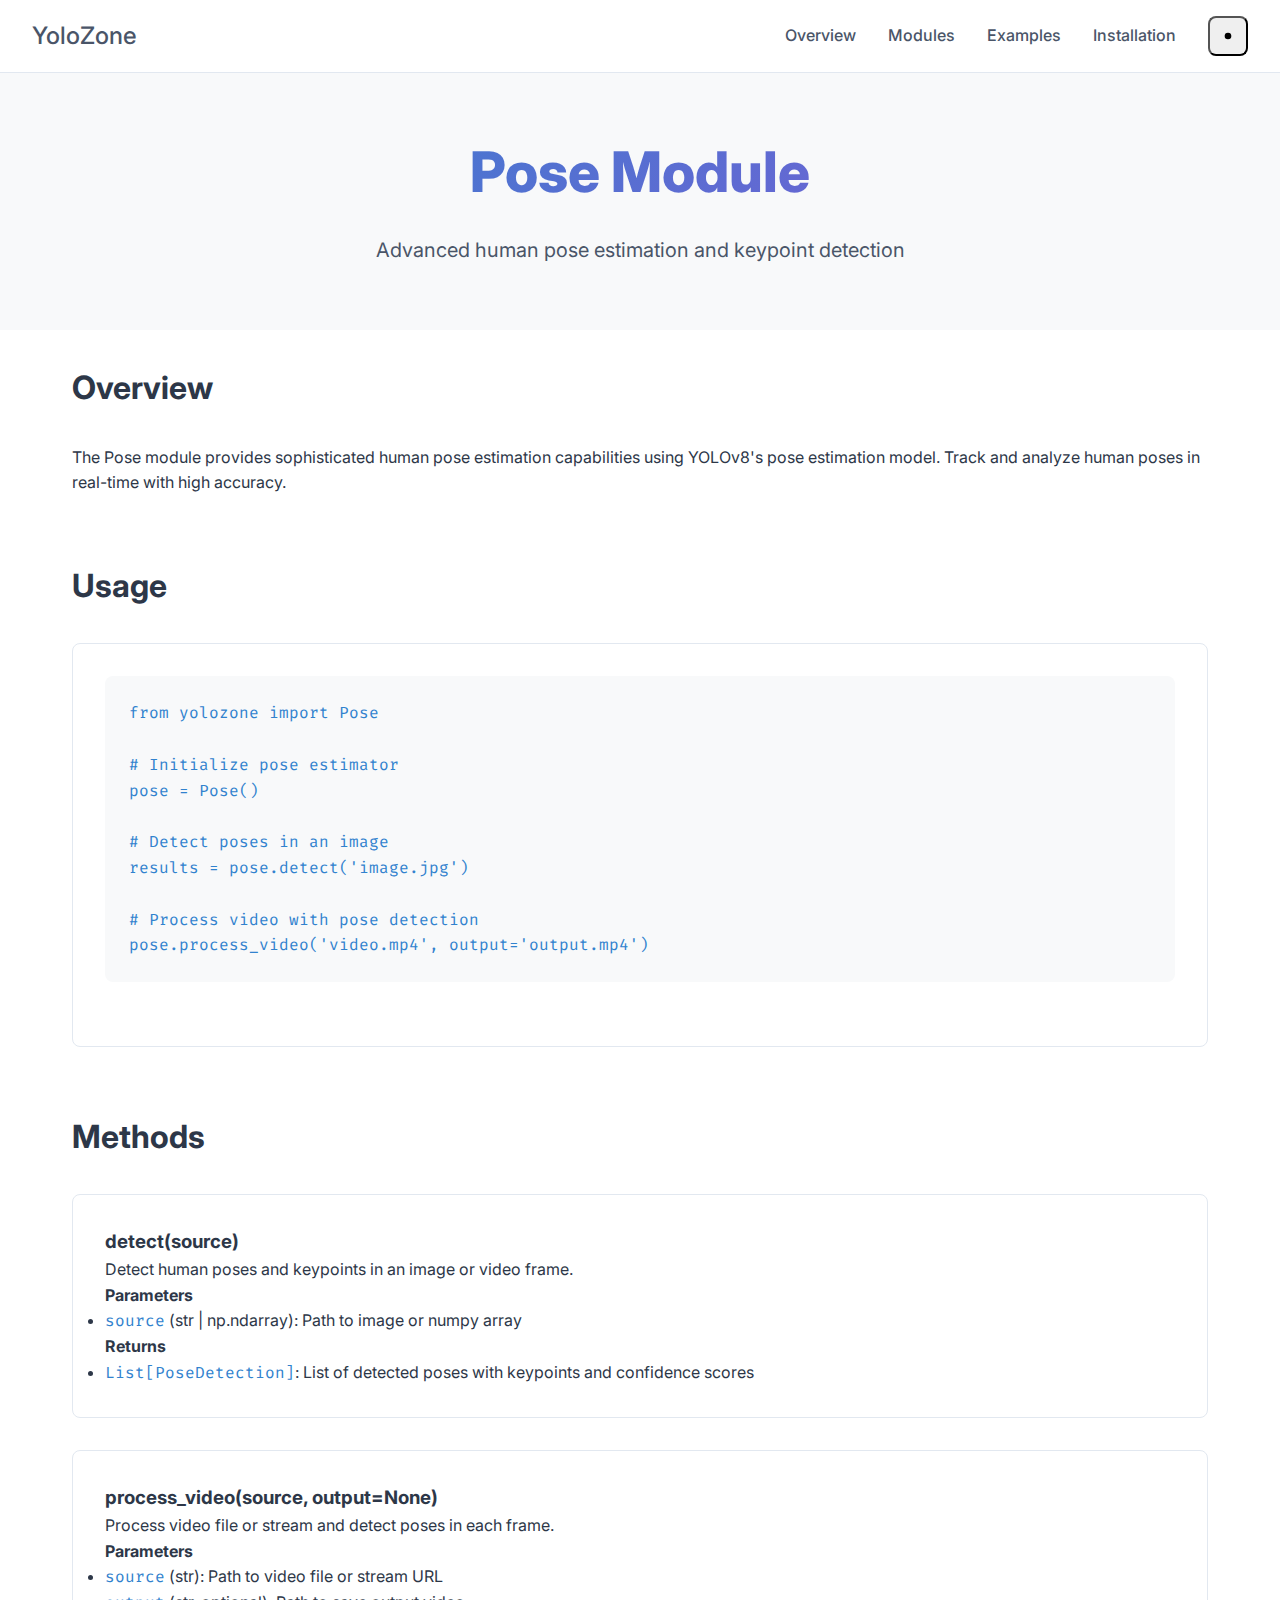
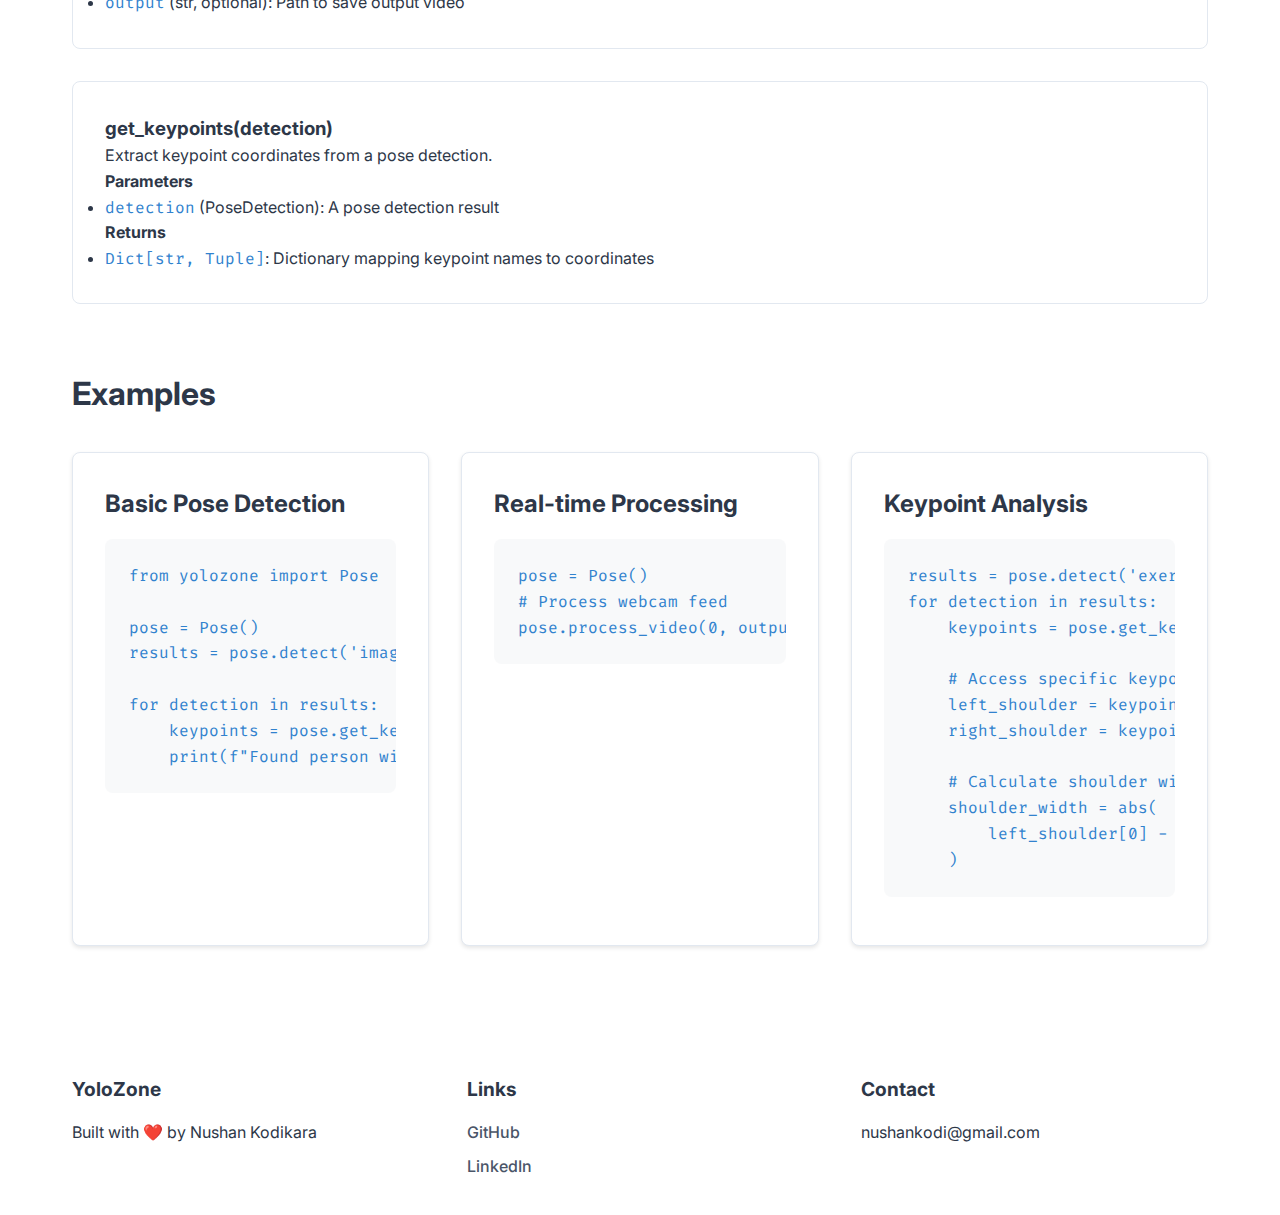
<file: docs/modules/pose.html>
<!DOCTYPE html>
<html lang="en">
<head>
    <meta charset="UTF-8">
    <meta name="viewport" content="width=device-width, initial-scale=1.0">
    <title>Pose Estimation Module - YoloZone | Human Pose Detection & Analysis</title>
    <meta name="description" content="YoloZone's Pose Estimation module enables advanced human pose detection and keypoint analysis using YOLOv8's pose estimation capabilities.">
    <meta name="keywords" content="pose estimation, human pose detection, keypoint detection, YOLOv8, computer vision, motion tracking">
    <meta name="author" content="Nushan Kodikara">
    
    <!-- Open Graph / Social Media Meta Tags -->
    <meta property="og:title" content="Pose Estimation Module - YoloZone">
    <meta property="og:description" content="Advanced human pose detection and keypoint analysis using YOLOv8.">
    <meta property="og:type" content="article">
    <meta property="og:url" content="https://nushankodikara.github.io/yolozone/modules/pose.html">
    
    <!-- Twitter Card Meta Tags -->
    <meta name="twitter:card" content="summary">
    <meta name="twitter:title" content="Pose Estimation Module - YoloZone">
    <meta name="twitter:description" content="Advanced human pose detection and keypoint analysis using YOLOv8.">
    
    <!-- Canonical URL -->
    <link rel="canonical" href="https://nushankodikara.github.io/yolozone/modules/pose.html">
    
    <!-- Fonts and Styles -->
    <link rel="stylesheet" href="../css/style.css">
    <link rel="preconnect" href="https://fonts.googleapis.com">
    <link rel="preconnect" href="https://fonts.gstatic.com" crossorigin>
    <link href="https://fonts.googleapis.com/css2?family=Inter:wght@400;500;600;700;800&family=Fira+Code&display=swap" rel="stylesheet">
    
    <!-- Theme Script -->
    <script>
        const theme = localStorage.getItem('theme') || 'light';
        document.documentElement.setAttribute('data-theme', theme);
    </script>
</head>
<body>
    <nav>
        <div class="nav-brand"><a href="../index.html">YoloZone</a></div>
        <ul style="display: flex; justify-content: center; align-items: center;">
            <li><a href="../index.html#overview">Overview</a></li>
            <li><a href="../index.html#modules">Modules</a></li>
            <li><a href="../index.html#examples">Examples</a></li>
            <li><a href="../index.html#installation">Installation</a></li>
            <li>
                <button class="theme-toggle" id="theme-toggle" aria-label="Toggle dark mode">
                    <svg width="20" height="20" fill="currentColor" viewBox="0 0 24 24">
                        <path class="sun" d="M12 3v1m0 16v1m9-9h-1M4 12H3m15.364 6.364l-.707-.707M6.343 6.343l-.707-.707m12.728 0l-.707.707M6.343 17.657l-.707.707M16 12a4 4 0 11-8 0 4 4 0 018 0z"></path>
                        <path class="moon" d="M20.354 15.354A9 9 0 018.646 3.646 9.003 9.003 0 0012 21a9.003 9.003 0 008.354-5.646z"></path>
                    </svg>
                </button>
            </li>
        </ul>
    </nav>

    <header>
        <h1>Pose Module</h1>
        <p>Advanced human pose estimation and keypoint detection</p>
    </header>

    <main>
        <section id="overview">
            <h2>Overview</h2>
            <p>The Pose module provides sophisticated human pose estimation capabilities using YOLOv8's pose estimation model. Track and analyze human poses in real-time with high accuracy.</p>
        </section>

        <section id="installation">
            <h2>Usage</h2>
            <div class="installation-card">
                <pre><code>from yolozone import Pose

# Initialize pose estimator
pose = Pose()

# Detect poses in an image
results = pose.detect('image.jpg')

# Process video with pose detection
pose.process_video('video.mp4', output='output.mp4')</code></pre>
            </div>
        </section>

        <section id="methods">
            <h2>Methods</h2>
            <div class="method-grid">
                <div class="method-doc">
                    <h3>detect(source)</h3>
                    <p>Detect human poses and keypoints in an image or video frame.</p>
                    <div class="params">
                        <h4>Parameters</h4>
                        <ul>
                            <li><code>source</code> (str | np.ndarray): Path to image or numpy array</li>
                        </ul>
                        <h4>Returns</h4>
                        <ul>
                            <li><code>List[PoseDetection]</code>: List of detected poses with keypoints and confidence scores</li>
                        </ul>
                    </div>
                </div>

                <div class="method-doc">
                    <h3>process_video(source, output=None)</h3>
                    <p>Process video file or stream and detect poses in each frame.</p>
                    <div class="params">
                        <h4>Parameters</h4>
                        <ul>
                            <li><code>source</code> (str): Path to video file or stream URL</li>
                            <li><code>output</code> (str, optional): Path to save output video</li>
                        </ul>
                    </div>
                </div>

                <div class="method-doc">
                    <h3>get_keypoints(detection)</h3>
                    <p>Extract keypoint coordinates from a pose detection.</p>
                    <div class="params">
                        <h4>Parameters</h4>
                        <ul>
                            <li><code>detection</code> (PoseDetection): A pose detection result</li>
                        </ul>
                        <h4>Returns</h4>
                        <ul>
                            <li><code>Dict[str, Tuple]</code>: Dictionary mapping keypoint names to coordinates</li>
                        </ul>
                    </div>
                </div>
            </div>
        </section>

        <section id="examples">
            <h2>Examples</h2>
            <div class="example-grid">
                <div class="example-card">
                    <h3>Basic Pose Detection</h3>
                    <pre><code>from yolozone import Pose

pose = Pose()
results = pose.detect('image.jpg')

for detection in results:
    keypoints = pose.get_keypoints(detection)
    print(f"Found person with {len(keypoints)} keypoints")</code></pre>
                </div>

                <div class="example-card">
                    <h3>Real-time Processing</h3>
                    <pre><code>pose = Pose()
# Process webcam feed
pose.process_video(0, output='poses.mp4')</code></pre>
                </div>

                <div class="example-card">
                    <h3>Keypoint Analysis</h3>
                    <pre><code>results = pose.detect('exercise.jpg')
for detection in results:
    keypoints = pose.get_keypoints(detection)
    
    # Access specific keypoints
    left_shoulder = keypoints['left_shoulder']
    right_shoulder = keypoints['right_shoulder']
    
    # Calculate shoulder width
    shoulder_width = abs(
        left_shoulder[0] - right_shoulder[0]
    )</code></pre>
                </div>
            </div>
        </section>
    </main>

    <footer>
        <div class="footer-content">
            <div class="footer-section">
                <h3>YoloZone</h3>
                <p>Built with ❤️ by Nushan Kodikara</p>
            </div>
            <div class="footer-section">
                <h3>Links</h3>
                <ul>
                    <li><a href="https://github.com/nushankodikara/" target="_blank" rel="noopener">GitHub</a></li>
                    <li><a href="https://www.linkedin.com/in/nushan-kodikara/" target="_blank" rel="noopener">LinkedIn</a></li>
                </ul>
            </div>
            <div class="footer-section">
                <h3>Contact</h3>
                <p>nushankodi@gmail.com</p>
            </div>
        </div>
    </footer>

    <script>
        const themeToggle = document.getElementById('theme-toggle');
        themeToggle.addEventListener('click', () => {
            const currentTheme = document.documentElement.getAttribute('data-theme');
            const newTheme = currentTheme === 'light' ? 'dark' : 'light';
            document.documentElement.setAttribute('data-theme', newTheme);
            localStorage.setItem('theme', newTheme);
        });
    </script>
</body>
</html>
</file>
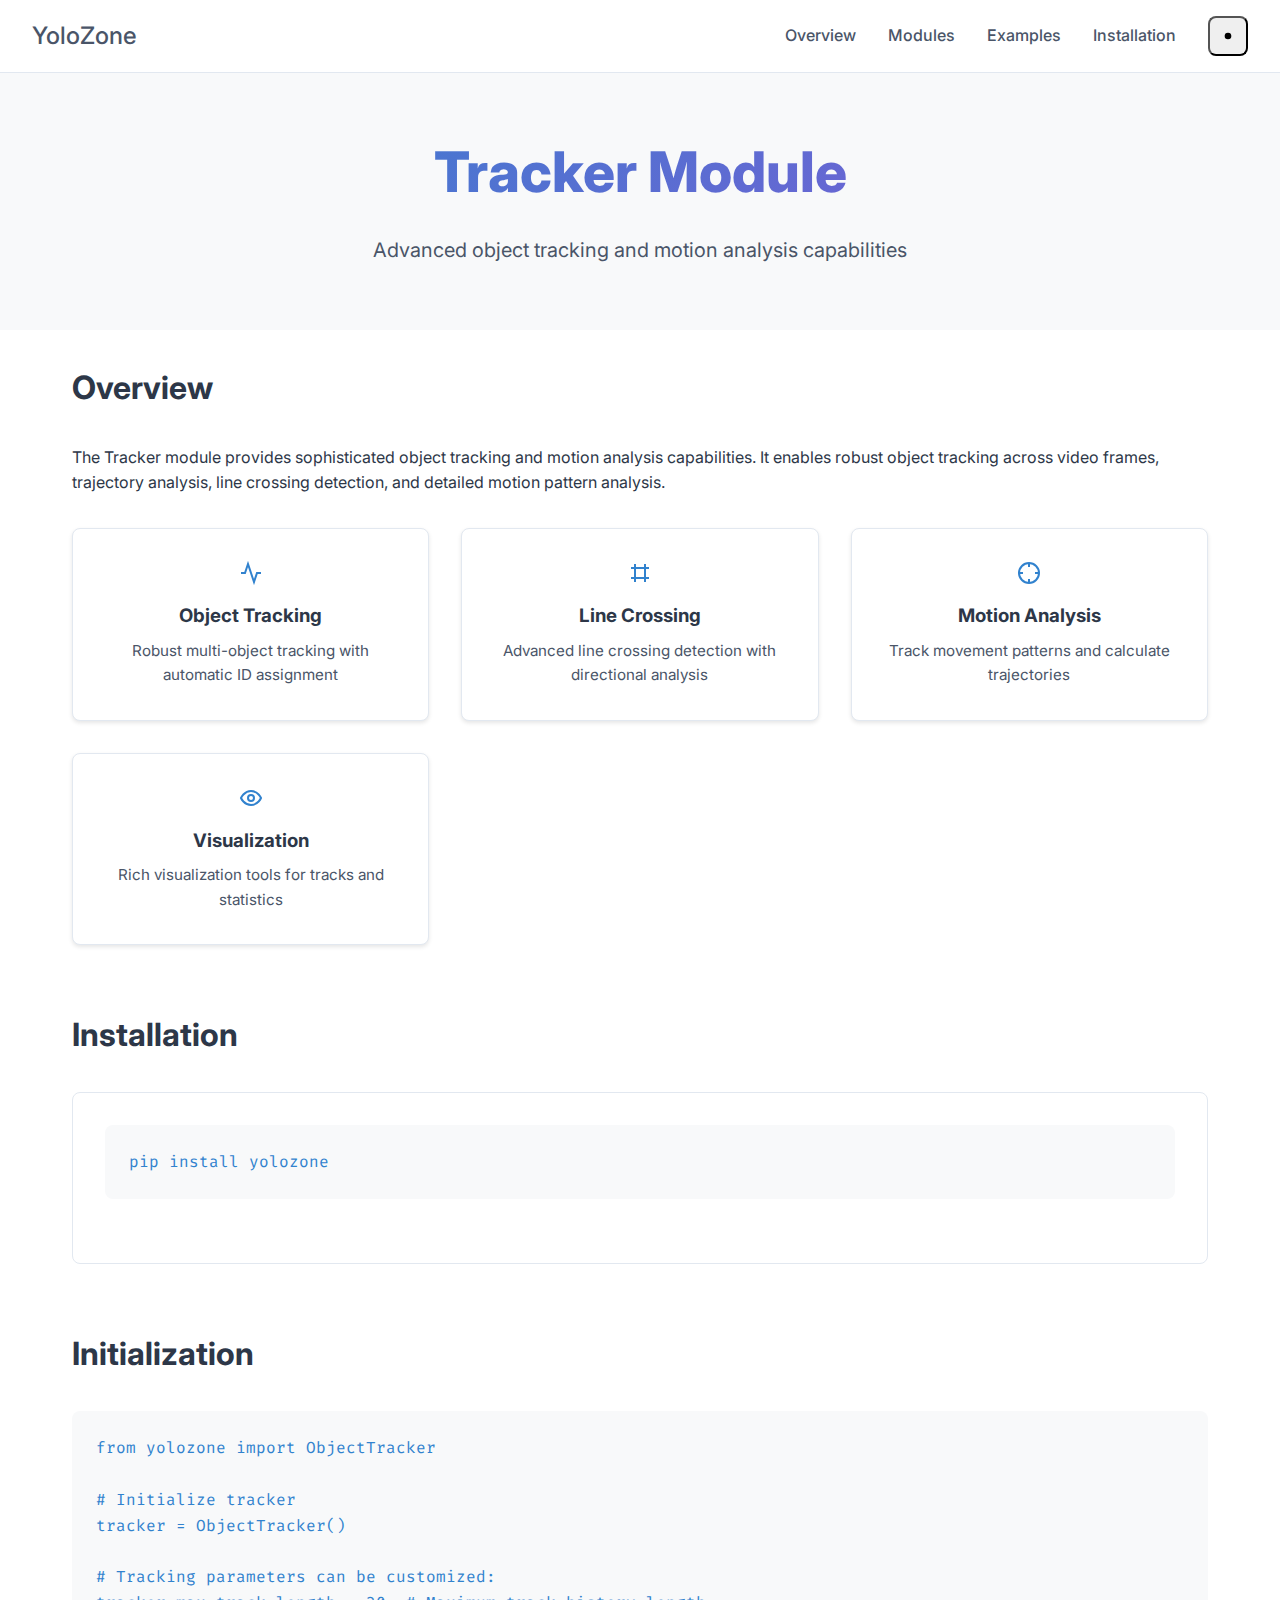
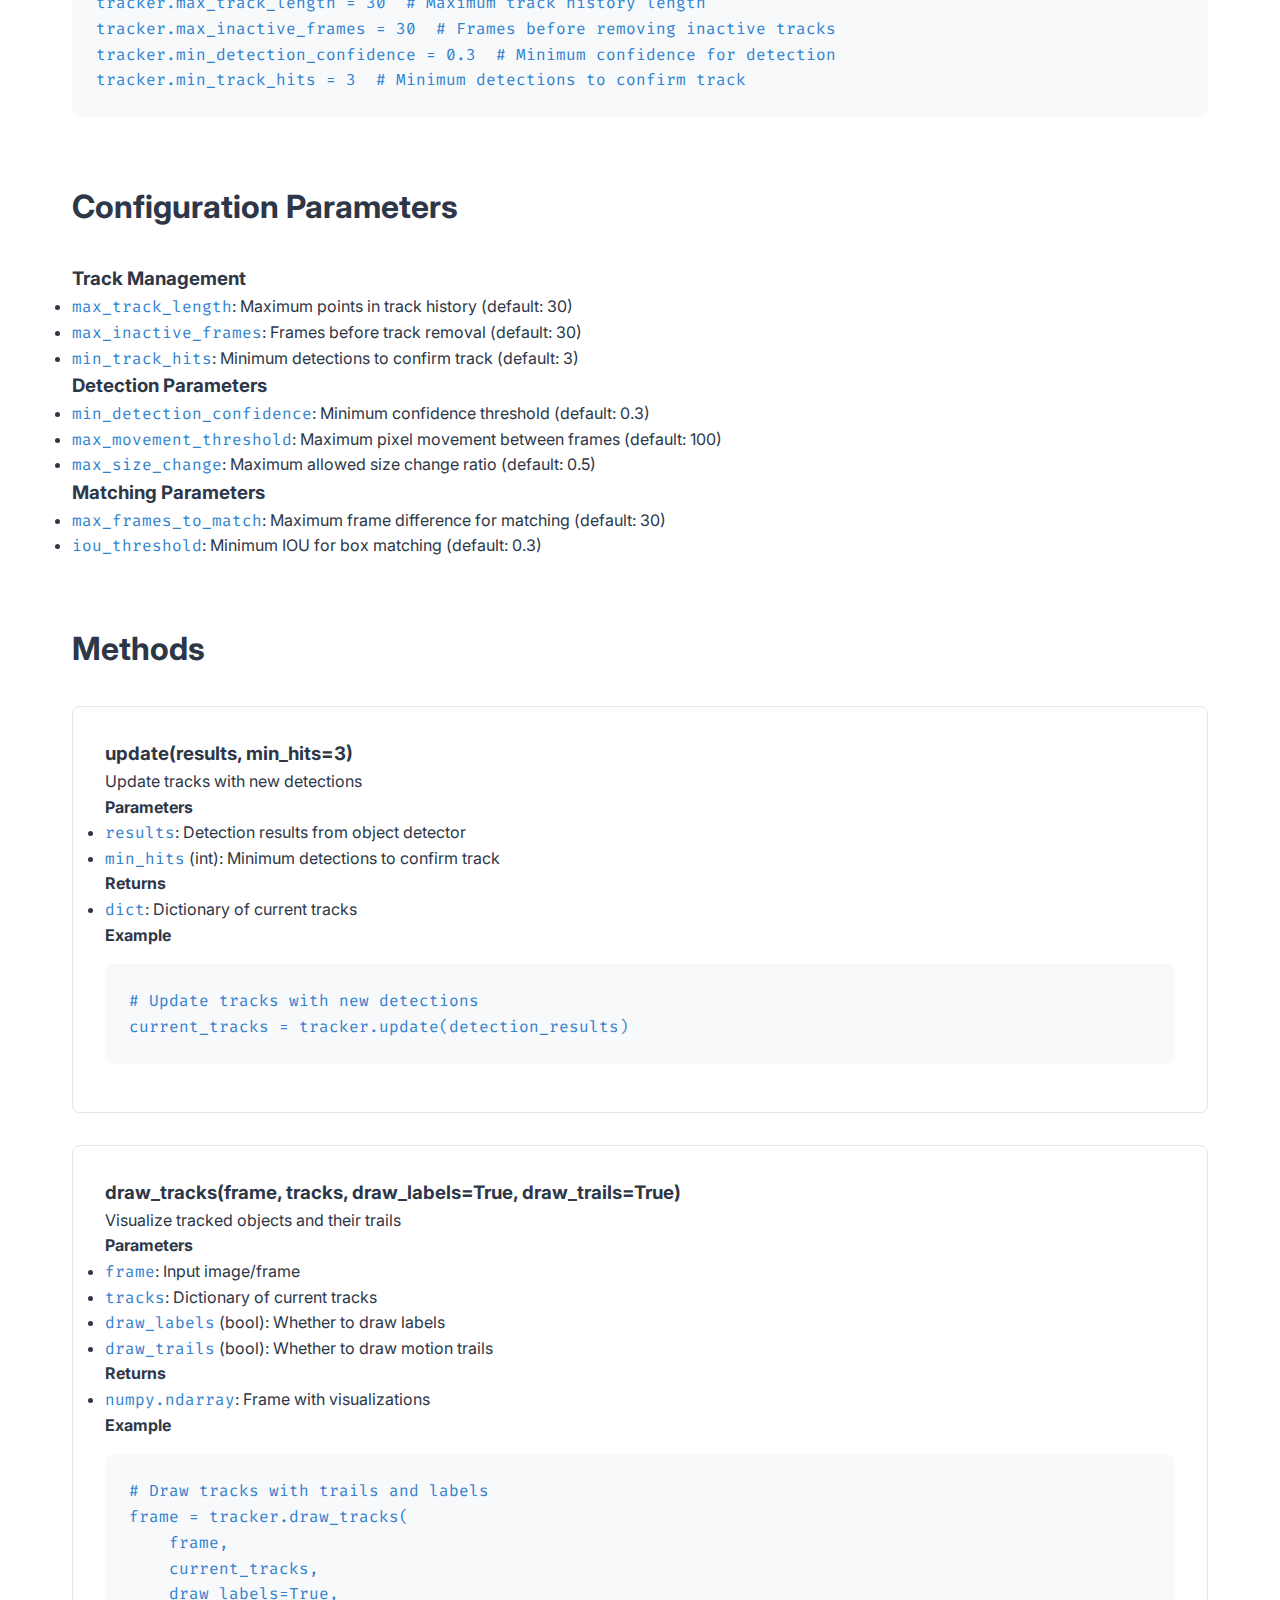
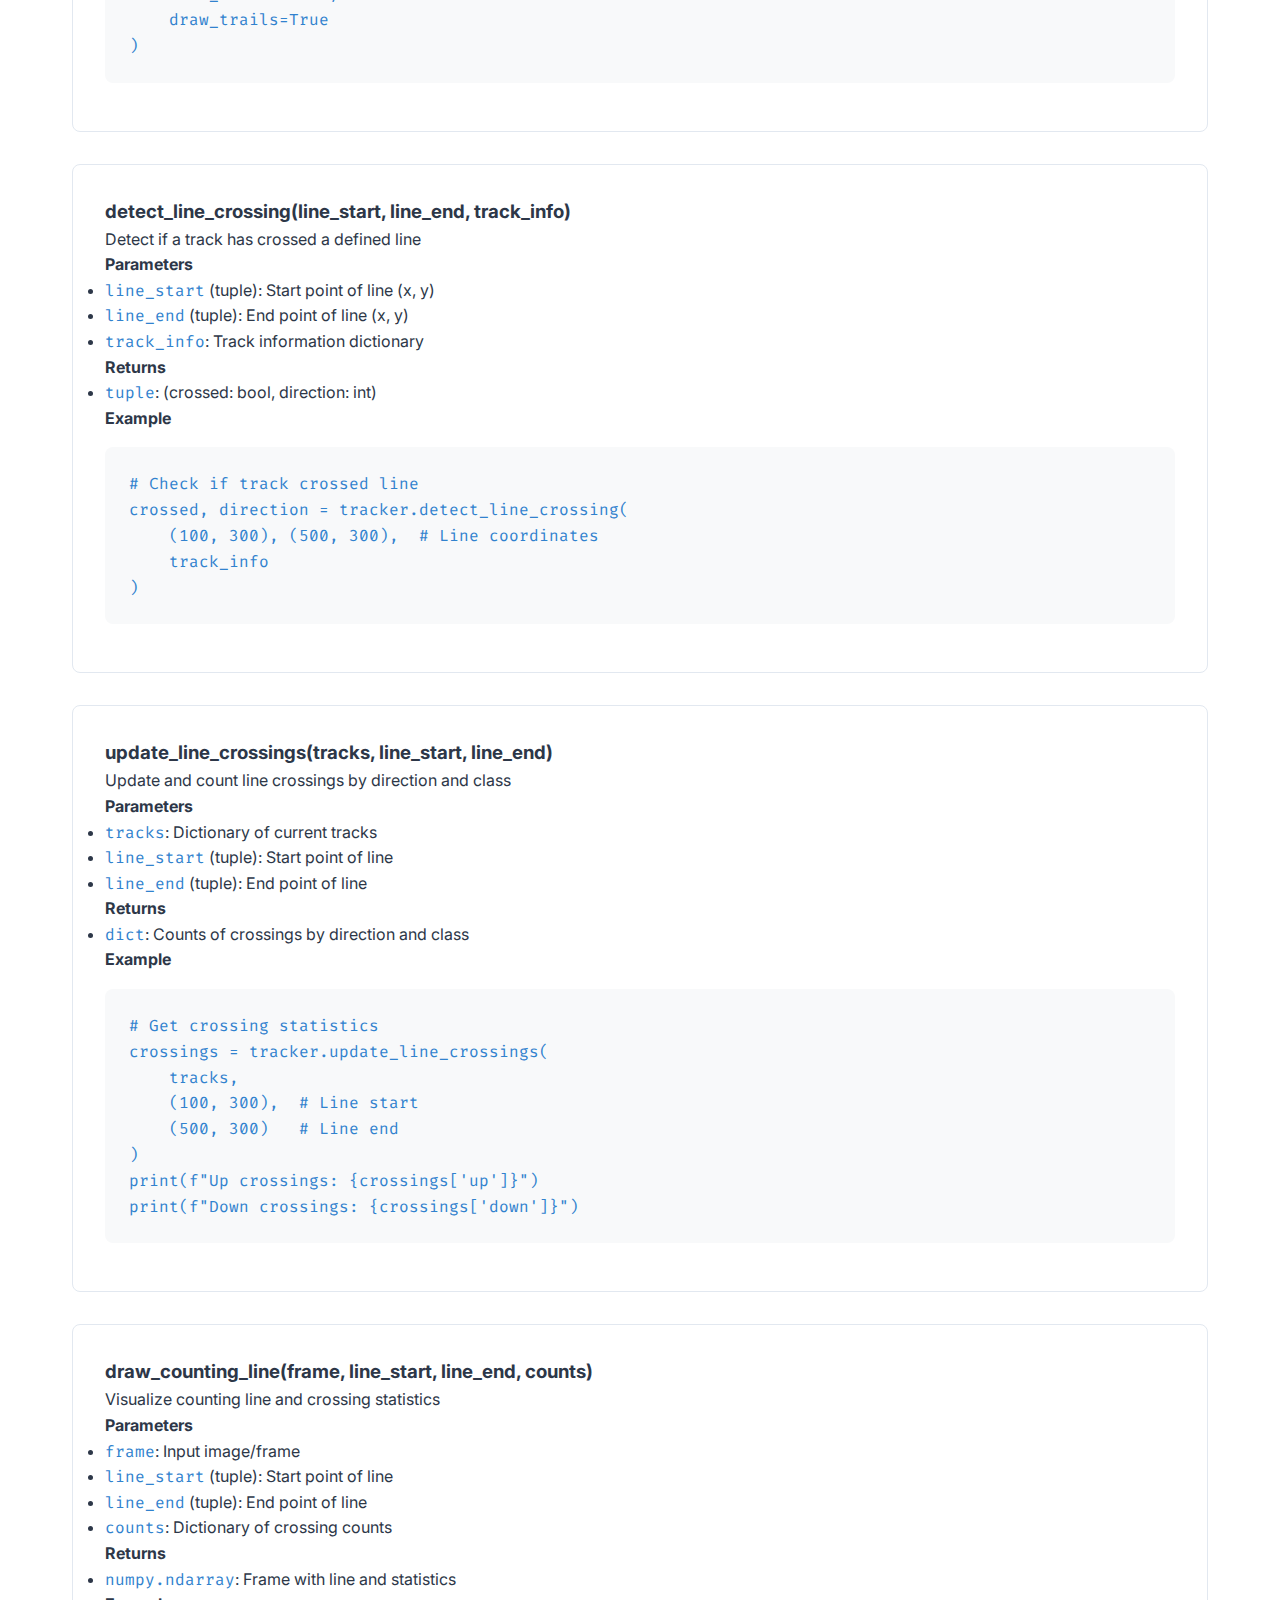
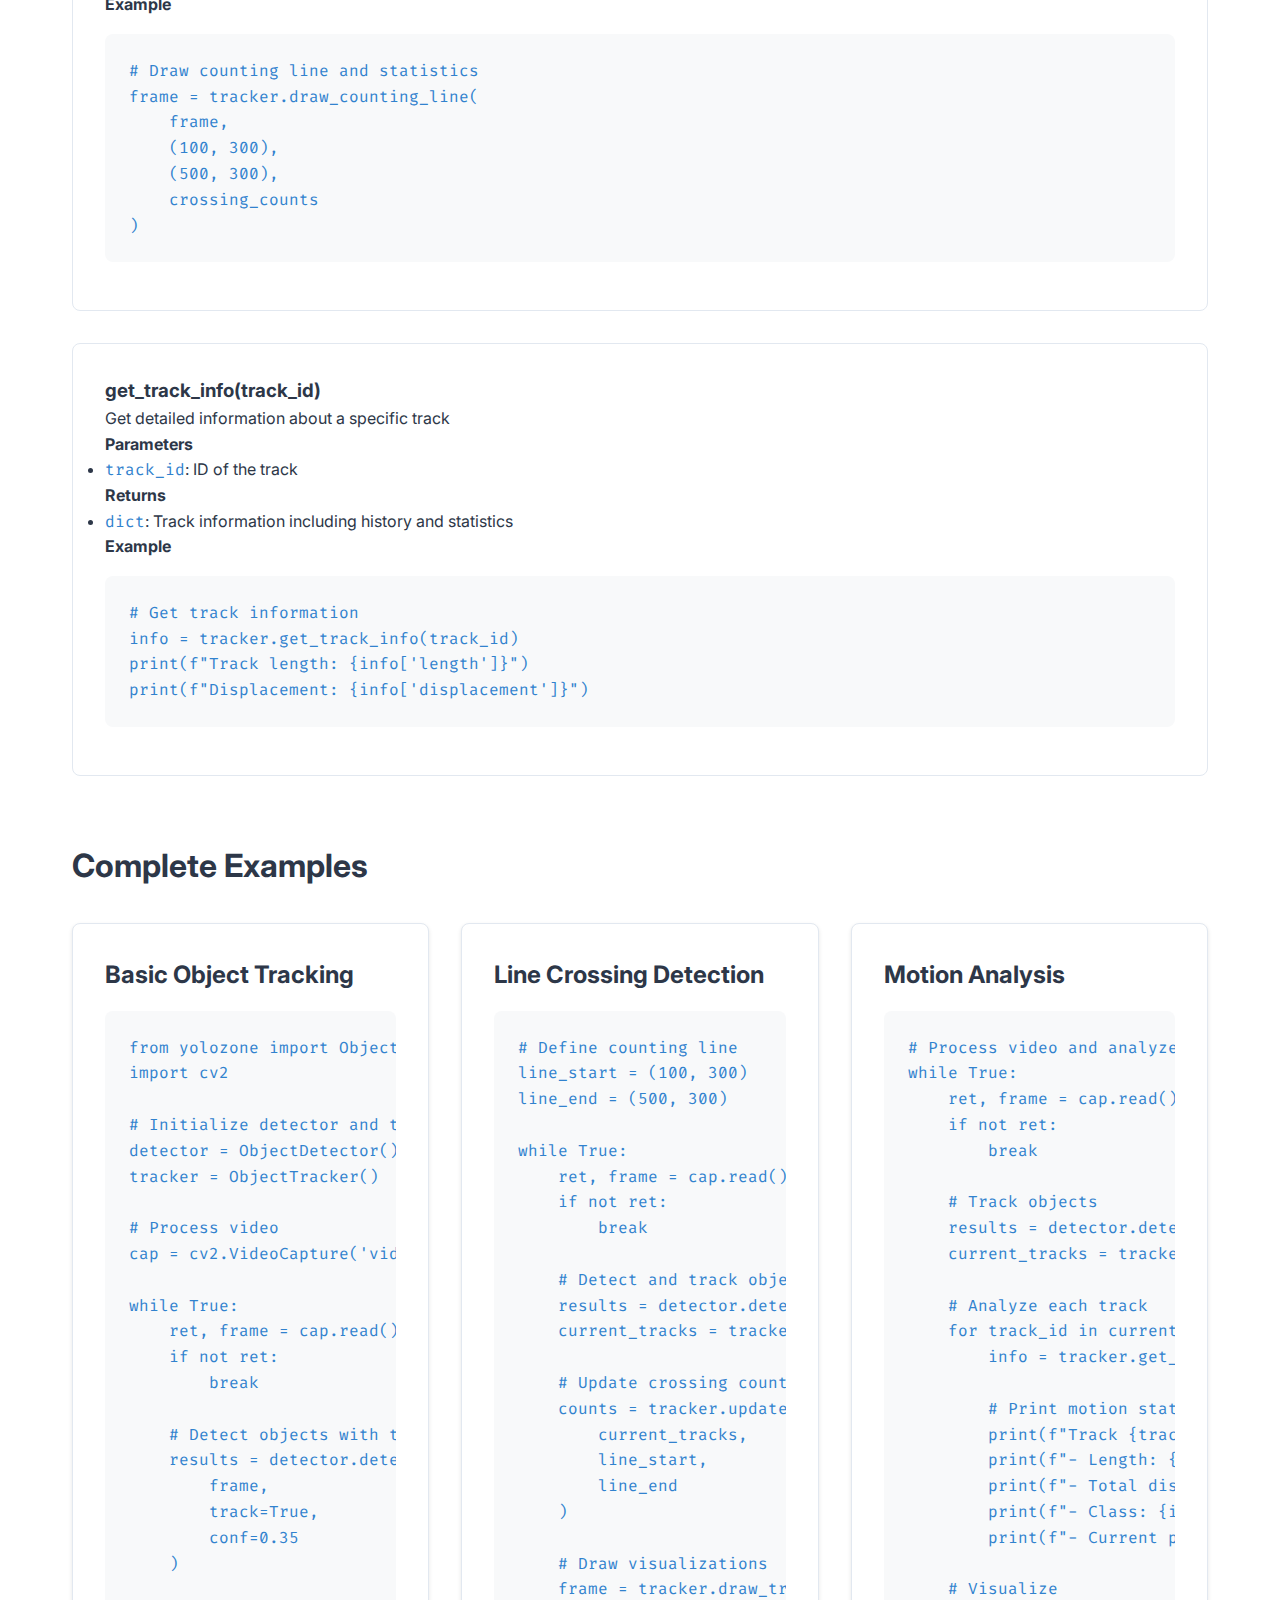
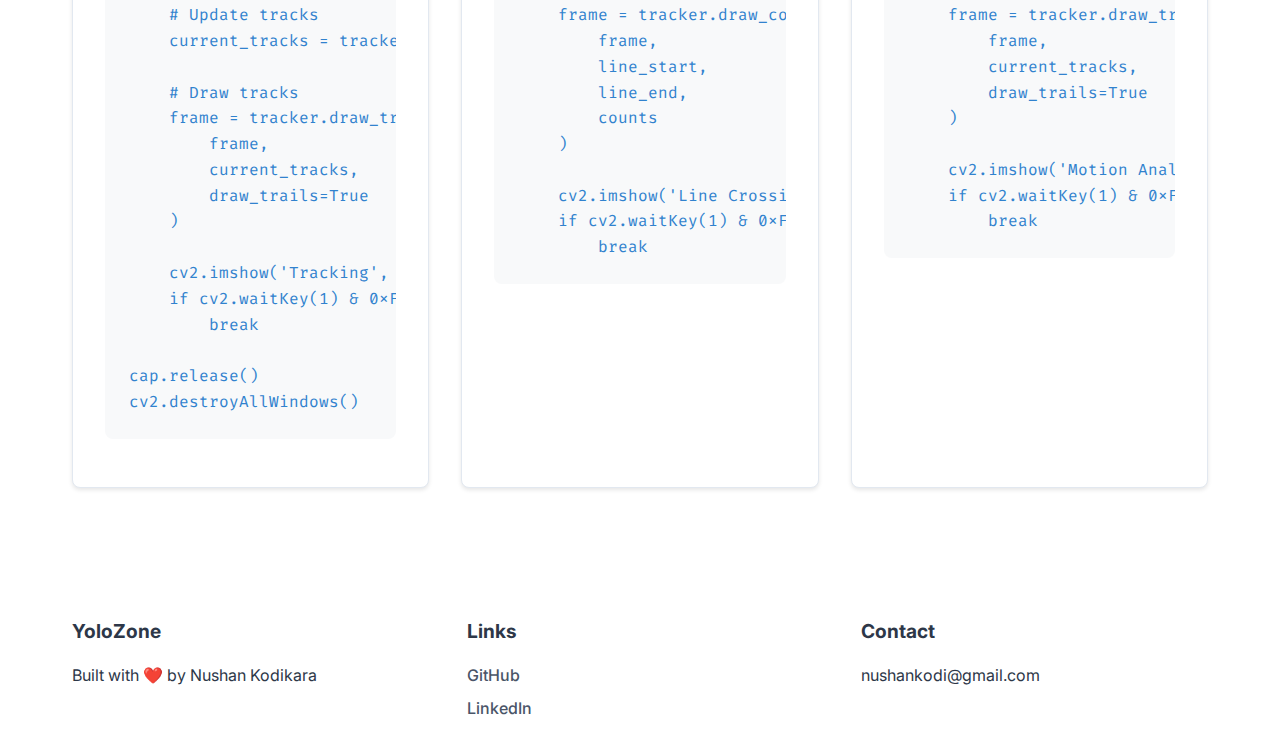
<file: docs/modules/tracker.html>
<!DOCTYPE html>
<html lang="en">
<head>
    <meta charset="UTF-8">
    <meta name="viewport" content="width=device-width, initial-scale=1.0">
    <title>Object Tracking Module - YoloZone | Motion Analysis & Tracking</title>
    <meta name="description" content="YoloZone's Object Tracking module provides advanced capabilities for tracking objects, analyzing motion patterns, and monitoring line crossings in videos.">
    <meta name="keywords" content="object tracking, motion analysis, trajectory tracking, line crossing detection, YOLOv8, computer vision, video analysis">
    <meta name="author" content="Nushan Kodikara">
    
    <!-- Open Graph / Social Media Meta Tags -->
    <meta property="og:title" content="Object Tracking Module - YoloZone">
    <meta property="og:description" content="Advanced object tracking and motion analysis capabilities using YOLOv8.">
    <meta property="og:type" content="article">
    <meta property="og:url" content="https://nushankodikara.github.io/yolozone/modules/tracker.html">
    
    <!-- Twitter Card Meta Tags -->
    <meta name="twitter:card" content="summary">
    <meta name="twitter:title" content="Object Tracking Module - YoloZone">
    <meta name="twitter:description" content="Advanced object tracking and motion analysis capabilities using YOLOv8.">
    
    <!-- Canonical URL -->
    <link rel="canonical" href="https://nushankodikara.github.io/yolozone/modules/tracker.html">
    
    <!-- Fonts and Styles -->
    <link rel="stylesheet" href="../css/style.css">
    <link rel="preconnect" href="https://fonts.googleapis.com">
    <link rel="preconnect" href="https://fonts.gstatic.com" crossorigin>
    <link href="https://fonts.googleapis.com/css2?family=Inter:wght@400;500;600;700;800&family=Fira+Code&display=swap" rel="stylesheet">
    
    <!-- Theme Script -->
    <script>
        const theme = localStorage.getItem('theme') || 'light';
        document.documentElement.setAttribute('data-theme', theme);
    </script>
</head>
<body>
    <nav>
        <div class="nav-brand"><a href="../index.html">YoloZone</a></div>
        <ul style="display: flex; justify-content: center; align-items: center;">
            <li><a href="../index.html#overview">Overview</a></li>
            <li><a href="../index.html#modules">Modules</a></li>
            <li><a href="../index.html#examples">Examples</a></li>
            <li><a href="../index.html#installation">Installation</a></li>
            <li>
                <button class="theme-toggle" id="theme-toggle" aria-label="Toggle dark mode">
                    <svg width="20" height="20" fill="currentColor" viewBox="0 0 24 24">
                        <path class="sun" d="M12 3v1m0 16v1m9-9h-1M4 12H3m15.364 6.364l-.707-.707M6.343 6.343l-.707-.707m12.728 0l-.707.707M6.343 17.657l-.707.707M16 12a4 4 0 11-8 0 4 4 0 018 0z"></path>
                        <path class="moon" d="M20.354 15.354A9 9 0 018.646 3.646 9.003 9.003 0 0012 21a9.003 9.003 0 008.354-5.646z"></path>
                    </svg>
                </button>
            </li>
        </ul>
    </nav>

    <header>
        <h1>Tracker Module</h1>
        <p>Advanced object tracking and motion analysis capabilities</p>
    </header>

    <main>
        <section id="overview">
            <h2>Overview</h2>
            <p>The Tracker module provides sophisticated object tracking and motion analysis capabilities. It enables robust object tracking across video frames, trajectory analysis, line crossing detection, and detailed motion pattern analysis.</p>
            
            <div class="feature-grid">
                <div class="feature-card">
                    <svg width="24" height="24" viewBox="0 0 24 24" fill="none" stroke="currentColor" stroke-width="2">
                        <path d="M22 12h-4l-3 9L9 3l-3 9H2"></path>
                    </svg>
                    <h3>Object Tracking</h3>
                    <p>Robust multi-object tracking with automatic ID assignment</p>
                </div>
                <div class="feature-card">
                    <svg width="24" height="24" viewBox="0 0 24 24" fill="none" stroke="currentColor" stroke-width="2">
                        <path d="M17 3v18m-10-18v18M3 7h18M3 17h18"></path>
                    </svg>
                    <h3>Line Crossing</h3>
                    <p>Advanced line crossing detection with directional analysis</p>
                </div>
                <div class="feature-card">
                    <svg width="24" height="24" viewBox="0 0 24 24" fill="none" stroke="currentColor" stroke-width="2">
                        <circle cx="12" cy="12" r="10"></circle>
                        <path d="M12 2v4m0 12v4m-10-10h4m12 0h4"></path>
                    </svg>
                    <h3>Motion Analysis</h3>
                    <p>Track movement patterns and calculate trajectories</p>
                </div>
                <div class="feature-card">
                    <svg width="24" height="24" viewBox="0 0 24 24" fill="none" stroke="currentColor" stroke-width="2">
                        <path d="M2 12s3-7 10-7 10 7 10 7-3 7-10 7-10-7-10-7Z"></path>
                        <circle cx="12" cy="12" r="3"></circle>
                    </svg>
                    <h3>Visualization</h3>
                    <p>Rich visualization tools for tracks and statistics</p>
                </div>
            </div>
        </section>

        <section id="installation">
            <h2>Installation</h2>
            <div class="installation-card">
                <pre><code>pip install yolozone</code></pre>
            </div>
        </section>

        <section id="initialization">
            <h2>Initialization</h2>
            <div class="code-block">
                <pre><code>from yolozone import ObjectTracker

# Initialize tracker
tracker = ObjectTracker()

# Tracking parameters can be customized:
tracker.max_track_length = 30  # Maximum track history length
tracker.max_inactive_frames = 30  # Frames before removing inactive tracks
tracker.min_detection_confidence = 0.3  # Minimum confidence for detection
tracker.min_track_hits = 3  # Minimum detections to confirm track</code></pre>
            </div>
        </section>

        <section id="parameters">
            <h2>Configuration Parameters</h2>
            <div class="param-grid">
                <div class="param-card">
                    <h3>Track Management</h3>
                    <ul>
                        <li><code>max_track_length</code>: Maximum points in track history (default: 30)</li>
                        <li><code>max_inactive_frames</code>: Frames before track removal (default: 30)</li>
                        <li><code>min_track_hits</code>: Minimum detections to confirm track (default: 3)</li>
                    </ul>
                </div>
                <div class="param-card">
                    <h3>Detection Parameters</h3>
                    <ul>
                        <li><code>min_detection_confidence</code>: Minimum confidence threshold (default: 0.3)</li>
                        <li><code>max_movement_threshold</code>: Maximum pixel movement between frames (default: 100)</li>
                        <li><code>max_size_change</code>: Maximum allowed size change ratio (default: 0.5)</li>
                    </ul>
                </div>
                <div class="param-card">
                    <h3>Matching Parameters</h3>
                    <ul>
                        <li><code>max_frames_to_match</code>: Maximum frame difference for matching (default: 30)</li>
                        <li><code>iou_threshold</code>: Minimum IOU for box matching (default: 0.3)</li>
                    </ul>
                </div>
            </div>
        </section>

        <section id="methods">
            <h2>Methods</h2>
            <div class="method-grid">
                <div class="method-doc">
                    <h3>update(results, min_hits=3)</h3>
                    <p>Update tracks with new detections</p>
                    <div class="params">
                        <h4>Parameters</h4>
                        <ul>
                            <li><code>results</code>: Detection results from object detector</li>
                            <li><code>min_hits</code> (int): Minimum detections to confirm track</li>
                        </ul>
                        <h4>Returns</h4>
                        <ul>
                            <li><code>dict</code>: Dictionary of current tracks</li>
                        </ul>
                    </div>
                    <div class="example">
                        <h4>Example</h4>
                        <pre><code># Update tracks with new detections
current_tracks = tracker.update(detection_results)</code></pre>
                    </div>
                </div>

                <div class="method-doc">
                    <h3>draw_tracks(frame, tracks, draw_labels=True, draw_trails=True)</h3>
                    <p>Visualize tracked objects and their trails</p>
                    <div class="params">
                        <h4>Parameters</h4>
                        <ul>
                            <li><code>frame</code>: Input image/frame</li>
                            <li><code>tracks</code>: Dictionary of current tracks</li>
                            <li><code>draw_labels</code> (bool): Whether to draw labels</li>
                            <li><code>draw_trails</code> (bool): Whether to draw motion trails</li>
                        </ul>
                        <h4>Returns</h4>
                        <ul>
                            <li><code>numpy.ndarray</code>: Frame with visualizations</li>
                        </ul>
                    </div>
                    <div class="example">
                        <h4>Example</h4>
                        <pre><code># Draw tracks with trails and labels
frame = tracker.draw_tracks(
    frame,
    current_tracks,
    draw_labels=True,
    draw_trails=True
)</code></pre>
                    </div>
                </div>

                <div class="method-doc">
                    <h3>detect_line_crossing(line_start, line_end, track_info)</h3>
                    <p>Detect if a track has crossed a defined line</p>
                    <div class="params">
                        <h4>Parameters</h4>
                        <ul>
                            <li><code>line_start</code> (tuple): Start point of line (x, y)</li>
                            <li><code>line_end</code> (tuple): End point of line (x, y)</li>
                            <li><code>track_info</code>: Track information dictionary</li>
                        </ul>
                        <h4>Returns</h4>
                        <ul>
                            <li><code>tuple</code>: (crossed: bool, direction: int)</li>
                        </ul>
                    </div>
                    <div class="example">
                        <h4>Example</h4>
                        <pre><code># Check if track crossed line
crossed, direction = tracker.detect_line_crossing(
    (100, 300), (500, 300),  # Line coordinates
    track_info
)</code></pre>
                    </div>
                </div>

                <div class="method-doc">
                    <h3>update_line_crossings(tracks, line_start, line_end)</h3>
                    <p>Update and count line crossings by direction and class</p>
                    <div class="params">
                        <h4>Parameters</h4>
                        <ul>
                            <li><code>tracks</code>: Dictionary of current tracks</li>
                            <li><code>line_start</code> (tuple): Start point of line</li>
                            <li><code>line_end</code> (tuple): End point of line</li>
                        </ul>
                        <h4>Returns</h4>
                        <ul>
                            <li><code>dict</code>: Counts of crossings by direction and class</li>
                        </ul>
                    </div>
                    <div class="example">
                        <h4>Example</h4>
                        <pre><code># Get crossing statistics
crossings = tracker.update_line_crossings(
    tracks,
    (100, 300),  # Line start
    (500, 300)   # Line end
)
print(f"Up crossings: {crossings['up']}")
print(f"Down crossings: {crossings['down']}")</code></pre>
                    </div>
                </div>

                <div class="method-doc">
                    <h3>draw_counting_line(frame, line_start, line_end, counts)</h3>
                    <p>Visualize counting line and crossing statistics</p>
                    <div class="params">
                        <h4>Parameters</h4>
                        <ul>
                            <li><code>frame</code>: Input image/frame</li>
                            <li><code>line_start</code> (tuple): Start point of line</li>
                            <li><code>line_end</code> (tuple): End point of line</li>
                            <li><code>counts</code>: Dictionary of crossing counts</li>
                        </ul>
                        <h4>Returns</h4>
                        <ul>
                            <li><code>numpy.ndarray</code>: Frame with line and statistics</li>
                        </ul>
                    </div>
                    <div class="example">
                        <h4>Example</h4>
                        <pre><code># Draw counting line and statistics
frame = tracker.draw_counting_line(
    frame,
    (100, 300),
    (500, 300),
    crossing_counts
)</code></pre>
                    </div>
                </div>

                <div class="method-doc">
                    <h3>get_track_info(track_id)</h3>
                    <p>Get detailed information about a specific track</p>
                    <div class="params">
                        <h4>Parameters</h4>
                        <ul>
                            <li><code>track_id</code>: ID of the track</li>
                        </ul>
                        <h4>Returns</h4>
                        <ul>
                            <li><code>dict</code>: Track information including history and statistics</li>
                        </ul>
                    </div>
                    <div class="example">
                        <h4>Example</h4>
                        <pre><code># Get track information
info = tracker.get_track_info(track_id)
print(f"Track length: {info['length']}")
print(f"Displacement: {info['displacement']}")</code></pre>
                    </div>
                </div>
            </div>
        </section>

        <section id="examples">
            <h2>Complete Examples</h2>
            <div class="example-grid">
                <div class="example-card">
                    <h3>Basic Object Tracking</h3>
                    <pre><code>from yolozone import ObjectDetector, ObjectTracker
import cv2

# Initialize detector and tracker
detector = ObjectDetector()
tracker = ObjectTracker()

# Process video
cap = cv2.VideoCapture('video.mp4')

while True:
    ret, frame = cap.read()
    if not ret:
        break
        
    # Detect objects with tracking enabled
    results = detector.detect_objects(
        frame,
        track=True,
        conf=0.35
    )
    
    # Update tracks
    current_tracks = tracker.update(results)
    
    # Draw tracks
    frame = tracker.draw_tracks(
        frame,
        current_tracks,
        draw_trails=True
    )
    
    cv2.imshow('Tracking', frame)
    if cv2.waitKey(1) & 0xFF == ord('q'):
        break

cap.release()
cv2.destroyAllWindows()</code></pre>
                </div>

                <div class="example-card">
                    <h3>Line Crossing Detection</h3>
                    <pre><code># Define counting line
line_start = (100, 300)
line_end = (500, 300)

while True:
    ret, frame = cap.read()
    if not ret:
        break
    
    # Detect and track objects
    results = detector.detect_objects(frame, track=True)
    current_tracks = tracker.update(results)
    
    # Update crossing counts
    counts = tracker.update_line_crossings(
        current_tracks,
        line_start,
        line_end
    )
    
    # Draw visualizations
    frame = tracker.draw_tracks(frame, current_tracks)
    frame = tracker.draw_counting_line(
        frame,
        line_start,
        line_end,
        counts
    )
    
    cv2.imshow('Line Crossing', frame)
    if cv2.waitKey(1) & 0xFF == ord('q'):
        break</code></pre>
                </div>

                <div class="example-card">
                    <h3>Motion Analysis</h3>
                    <pre><code># Process video and analyze motion
while True:
    ret, frame = cap.read()
    if not ret:
        break
    
    # Track objects
    results = detector.detect_objects(frame, track=True)
    current_tracks = tracker.update(results)
    
    # Analyze each track
    for track_id in current_tracks:
        info = tracker.get_track_info(track_id)
        
        # Print motion statistics
        print(f"Track {track_id}:")
        print(f"- Length: {info['length']} frames")
        print(f"- Total displacement: {info['displacement']:.2f}")
        print(f"- Class: {info['class']}")
        print(f"- Current position: {info['current_pos']}")
    
    # Visualize
    frame = tracker.draw_tracks(
        frame,
        current_tracks,
        draw_trails=True
    )
    
    cv2.imshow('Motion Analysis', frame)
    if cv2.waitKey(1) & 0xFF == ord('q'):
        break</code></pre>
                </div>
            </div>
        </section>
    </main>

    <footer>
        <div class="footer-content">
            <div class="footer-section">
                <h3>YoloZone</h3>
                <p>Built with ❤️ by Nushan Kodikara</p>
            </div>
            <div class="footer-section">
                <h3>Links</h3>
                <ul>
                    <li><a href="https://github.com/nushankodikara/" target="_blank" rel="noopener">GitHub</a></li>
                    <li><a href="https://www.linkedin.com/in/nushan-kodikara/" target="_blank" rel="noopener">LinkedIn</a></li>
                </ul>
            </div>
            <div class="footer-section">
                <h3>Contact</h3>
                <p>nushankodi@gmail.com</p>
            </div>
        </div>
    </footer>

    <script>
        const themeToggle = document.getElementById('theme-toggle');
        themeToggle.addEventListener('click', () => {
            const currentTheme = document.documentElement.getAttribute('data-theme');
            const newTheme = currentTheme === 'light' ? 'dark' : 'light';
            document.documentElement.setAttribute('data-theme', newTheme);
            localStorage.setItem('theme', newTheme);
        });
    </script>
</body>
</html>
</file>
<file: docs/css/style.css>
:root {
    /* Light theme */
    --bg-primary: #ffffff;
    --bg-secondary: #f8f9fa;
    --text-primary: #2d3748;
    --text-secondary: #4a5568;
    --accent: #3182ce;
    --accent-hover: #2c5282;
    --border: #e2e8f0;
    --card-shadow: 0 2px 4px rgba(0,0,0,0.1);
}

[data-theme="dark"] {
    --bg-primary: #1a202c;
    --bg-secondary: #2d3748;
    --text-primary: #f7fafc;
    --text-secondary: #e2e8f0;
    --accent: #63b3ed;
    --accent-hover: #4299e1;
    --border: #4a5568;
    --card-shadow: 0 2px 4px rgba(0,0,0,0.3);
}

* {
    margin: 0;
    padding: 0;
    box-sizing: border-box;
    transition: background-color 0.3s, color 0.3s;
}

body {
    font-family: 'Inter', -apple-system, BlinkMacSystemFont, system-ui, sans-serif;
    line-height: 1.6;
    color: var(--text-primary);
    background: var(--bg-primary);
}

/* Navigation */
nav {
    position: fixed;
    top: 0;
    width: 100%;
    padding: 1rem 2rem;
    background: var(--bg-primary);
    border-bottom: 1px solid var(--border);
    backdrop-filter: blur(10px);
    z-index: 1000;
    display: flex;
    justify-content: space-between;
    align-items: center;
}

.nav-brand {
    font-size: 1.5rem;
    font-weight: 700;
    color: var(--accent);
}

nav ul {
    display: flex;
    gap: 2rem;
    list-style: none;
}

nav a {
    color: var(--text-secondary);
    text-decoration: none;
    font-weight: 500;
    transition: color 0.2s;
}

nav a:hover {
    color: var(--accent);
}

/* Header */
header {
    padding: 8rem 2rem 4rem;
    text-align: center;
    background: var(--bg-secondary);
}

header h1 {
    font-size: 3.5rem;
    font-weight: 800;
    margin-bottom: 1rem;
    background: linear-gradient(135deg, var(--accent), #805ad5);
    -webkit-background-clip: text;
    -webkit-text-fill-color: transparent;
}

header p {
    font-size: 1.25rem;
    color: var(--text-secondary);
    max-width: 600px;
    margin: 0 auto;
}

/* Main Content */
main {
    max-width: 1200px;
    margin: 0 auto;
    padding: 2rem;
}

section {
    margin-bottom: 4rem;
}

h2 {
    font-size: 2rem;
    margin-bottom: 2rem;
    color: var(--text-primary);
}

/* Code Blocks */
.example-container {
    display: grid;
    gap: 2rem;
    margin: 2rem 0;
}

pre {
    background: var(--bg-secondary);
    padding: 1.5rem;
    border-radius: 0.5rem;
    overflow-x: auto;
    margin: 1rem 0;
}

code {
    font-family: 'Fira Code', monospace;
    color: var(--accent);
}

/* Cards */
.module-grid, .example-grid {
    display: grid;
    grid-template-columns: repeat(auto-fit, minmax(300px, 1fr));
    gap: 2rem;
}

.module-card, .example-card {
    padding: 2rem;
    background: var(--bg-primary);
    border: 1px solid var(--border);
    border-radius: 0.5rem;
    box-shadow: var(--card-shadow);
    transition: transform 0.2s, box-shadow 0.2s;
}

.module-card:hover, .example-card:hover {
    transform: translateY(-4px);
    box-shadow: 0 4px 8px rgba(0,0,0,0.1);
}

.module-card h3, .example-card h3 {
    font-size: 1.5rem;
    margin-bottom: 1rem;
    color: var(--text-primary);
}

.module-card p, .example-card p {
    color: var(--text-secondary);
    margin-bottom: 1.5rem;
}

a {
    color: var(--accent);
    text-decoration: none;
    font-weight: 500;
    display: inline-flex;
    align-items: center;
    gap: 0.5rem;
}

a:hover {
    color: var(--accent-hover);
}

/* Method Documentation */
.method-doc {
    margin: 2rem 0;
    padding: 2rem;
    border: 1px solid var(--border);
    border-radius: 0.5rem;
}

.method-doc h5 {
    color: var(--primary-color);
    font-size: 1.2rem;
    margin-bottom: 1rem;
}

/* Example Output */
.example-output {
    margin: 2rem 0;
}

.example-output img {
    width: 100%;
    border-radius: 0.5rem;
    box-shadow: 0 2px 4px rgba(0,0,0,0.1);
}

/* Feature Grid */
.feature-grid {
    display: grid;
    grid-template-columns: repeat(auto-fit, minmax(280px, 1fr));
    gap: 2rem;
    margin: 2rem 0;
}

.feature-card {
    padding: 2rem;
    background: var(--bg-primary);
    border: 1px solid var(--border);
    border-radius: 0.5rem;
    box-shadow: var(--card-shadow);
    display: flex;
    flex-direction: column;
    align-items: center;
    text-align: center;
    transition: transform 0.2s, box-shadow 0.2s;
}

.feature-card:hover {
    transform: translateY(-4px);
    box-shadow: var(--card-shadow);
}

.feature-card svg {
    color: var(--accent);
    margin-bottom: 1rem;
}

.feature-card h3 {
    margin-bottom: 0.5rem;
    color: var(--text-primary);
}

.feature-card p {
    color: var(--text-secondary);
    font-size: 0.95rem;
}

/* Installation Card */
.installation-card {
    background: var(--bg-primary);
    border: 1px solid var(--border);
    border-radius: 0.5rem;
    padding: 2rem;
    margin: 2rem 0;
}

.installation-card pre {
    margin: 0;
    margin-bottom: 2rem;
}

.dependencies h3 {
    font-size: 1.2rem;
    margin-bottom: 1rem;
    color: var(--text-primary);
}

.dependencies ul {
    list-style: none;
    display: flex;
    flex-wrap: wrap;
    gap: 1rem;
}

.dependencies li {
    background: var(--bg-secondary);
    padding: 0.5rem 1rem;
    border-radius: 2rem;
    font-size: 0.9rem;
    color: var(--text-secondary);
}

/* Footer */
.footer-content {
    max-width: 1200px;
    margin: 0 auto;
    display: grid;
    grid-template-columns: repeat(auto-fit, minmax(200px, 1fr));
    gap: 3rem;
    padding: 2rem;
}

.footer-section h3 {
    font-size: 1.2rem;
    margin-bottom: 1rem;
    color: var(--text-primary);
}

.footer-section ul {
    list-style: none;
}

.footer-section li {
    margin-bottom: 0.5rem;
}

.footer-section a {
    color: var(--text-secondary);
    text-decoration: none;
    transition: color 0.2s;
}

.footer-section a:hover {
    color: var(--accent);
}

/* Dark Mode Toggle */
.theme-toggle {
    display: flex;
    align-items: center;
    justify-content: center;
    width: 2.5rem;
    height: 2.5rem;
    border-radius: 0.5rem;
    transition: background-color 0.2s;
}

.theme-toggle:hover {
    background: var(--bg-secondary);
}

[data-theme="light"] .theme-toggle .moon {
    display: none;
}

[data-theme="dark"] .theme-toggle .sun {
    display: none;
}

/* Responsive adjustments */
@media (max-width: 768px) {
    nav {
        padding: 1rem;
    }
    
    nav ul {
        gap: 1rem;
    }
    
    header {
        padding: 6rem 1rem 3rem;
    }
    
    header h1 {
        font-size: 2.5rem;
    }
    
    main {
        padding: 1rem;
    }
    
    .module-grid, .example-grid {
        grid-template-columns: 1fr;
    }

    .feature-grid {
        grid-template-columns: 1fr;
    }

    .dependencies ul {
        flex-direction: column;
        gap: 0.5rem;
    }

    .footer-content {
        grid-template-columns: 1fr;
        text-align: center;
    }

    .footer-section ul {
        display: flex;
        flex-direction: column;
        align-items: center;
    }
}
</file>
